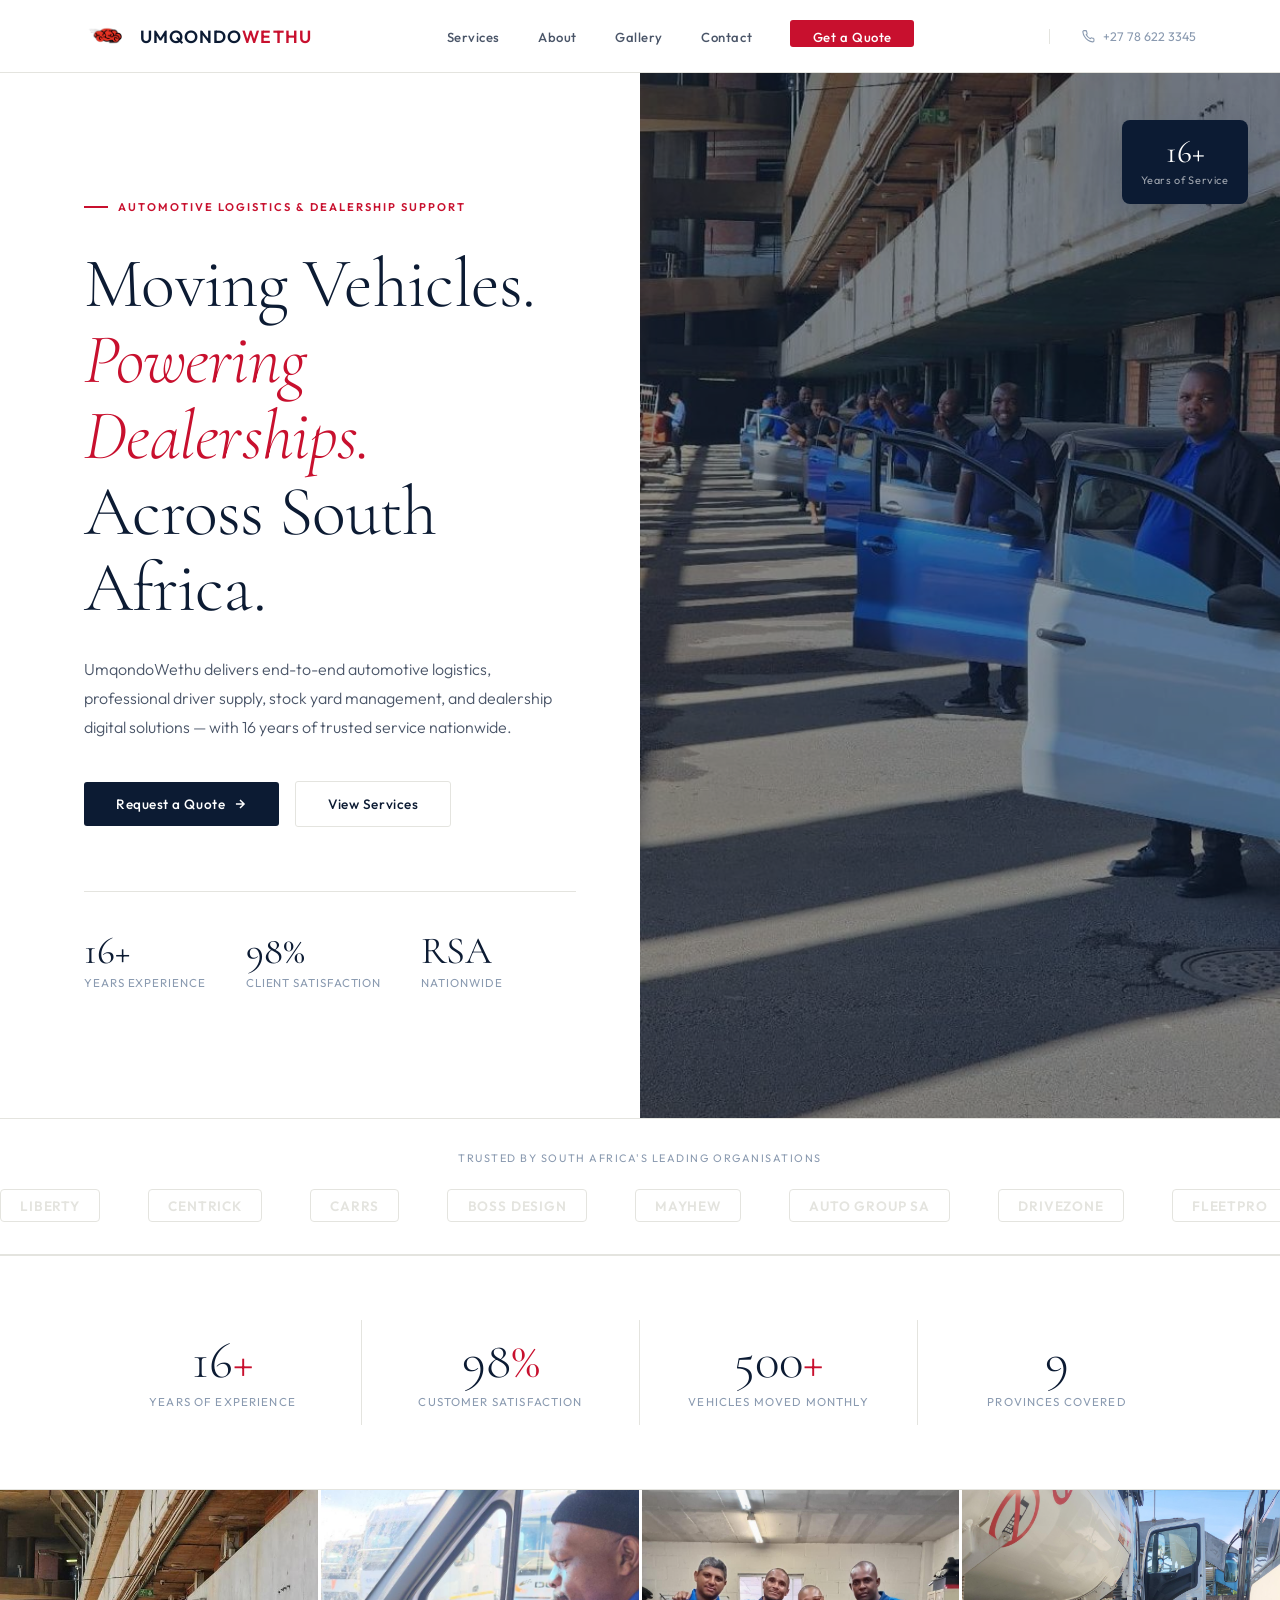
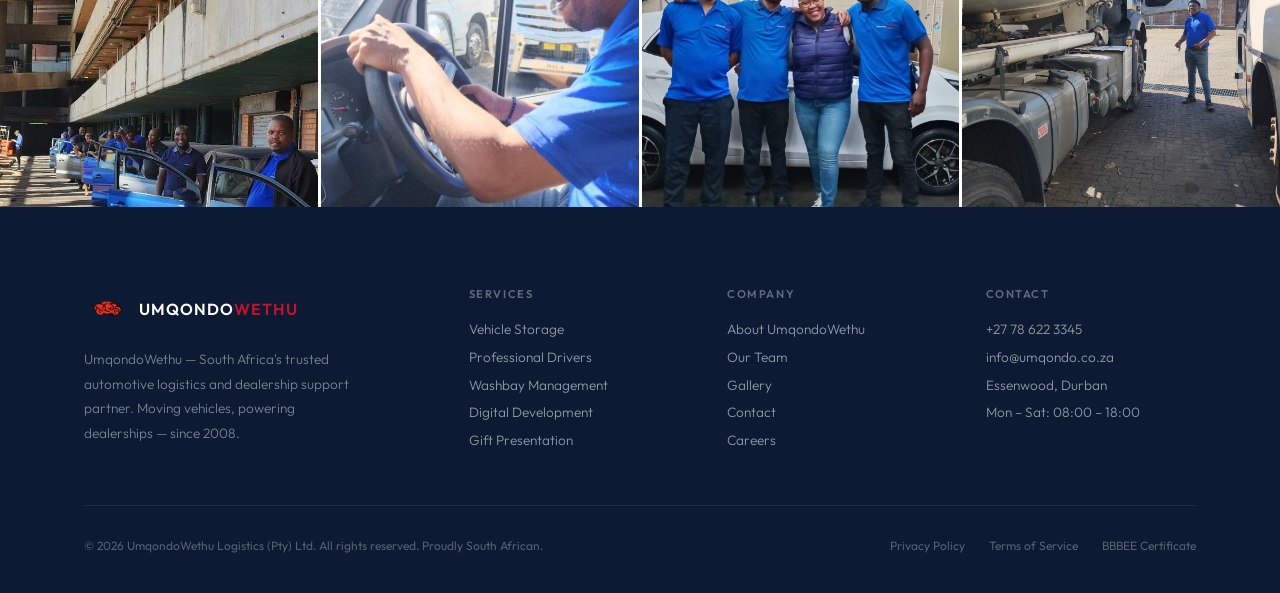
<file: index.html>
<!DOCTYPE html>
<html lang="en">
<head>
  <meta charset="UTF-8">
  <meta name="viewport" content="width=device-width, initial-scale=1.0">
  <title>UmqondoWethu — Automotive Logistics &amp; Dealership Support</title>
  <link rel="preconnect" href="https://fonts.googleapis.com">
  <link href="https://fonts.googleapis.com/css2?family=Cormorant+Garamond:ital,wght@0,300;0,400;0,500;0,600;1,300;1,400&family=Outfit:wght@300;400;500;600&display=swap" rel="stylesheet">
  <link rel="stylesheet" href="site/css/style.css">
</head>
<body>

<!-- MOBILE MENU -->
<div class="mobile-menu" id="mobileMenu">
  <button class="mobile-menu__close" id="mobileClose">✕</button>
  <a href="site/services/index.html" data-page="services">Services</a>
  <a href="site/about/index.html" data-page="about">About</a>
  <a href="site/gallery/index.html" data-page="gallery">Gallery</a>
  <a href="site/contact/index.html" data-page="contact">Contact</a>
</div>

<!-- NAV -->
<nav class="nav" id="mainNav">
  <div class="container">
    <div class="nav__inner">
      <a href="index.html" class="nav__logo">
        <img src="site/logo1-nobg.png" class="nav__logo-img" alt="Umqondo">
        <span>UMQONDO<span style="color:var(--red)">WETHU</span></span>
      </a>
      <ul class="nav__links">
        <li><a href="site/services/index.html" data-page="services">Services</a></li>
        <li><a href="site/about/index.html" data-page="about">About</a></li>
        <li><a href="site/gallery/index.html" data-page="gallery">Gallery</a></li>
        <li><a href="site/contact/index.html" data-page="contact">Contact</a></li>
        <li><a href="site/contact/index.html" class="nav__cta">Get a Quote</a></li>
      </ul>
      <div class="nav__phone">
        <svg width="13" height="13" viewBox="0 0 24 24" fill="none" stroke="currentColor" stroke-width="2"><path d="M22 16.92v3a2 2 0 0 1-2.18 2 19.79 19.79 0 0 1-8.63-3.07A19.5 19.5 0 0 1 4.69 12 19.79 19.79 0 0 1 1.61 3.4 2 2 0 0 1 3.6 1.22h3a2 2 0 0 1 2 1.72c.127.96.361 1.903.7 2.81a2 2 0 0 1-.45 2.11L7.91 8.7A16 16 0 0 0 15.3 16l.86-.86a2 2 0 0 1 2.11-.45c.907.339 1.85.573 2.81.7A2 2 0 0 1 22 16.92z"/></svg>
        +27 78 622 3345
      </div>
      <button class="hamburger" id="hamburger">
        <span></span><span></span><span></span>
      </button>
    </div>
  </div>
</nav>

<!-- HERO -->
<section class="hero" id="top">
  <div class="hero__left">
    <div class="hero__eyebrow">Automotive Logistics &amp; Dealership Support</div>
    <h1 class="hero__h1">
      Moving Vehicles.<br>
      <em>Powering Dealerships.</em><br>
      Across South Africa.
    </h1>
    <p class="hero__sub">
      UmqondoWethu delivers end-to-end automotive logistics, professional driver supply, stock yard management, and dealership digital solutions — with 16 years of trusted service nationwide.
    </p>
    <div class="hero__actions">
      <a href="site/contact/index.html" class="btn btn--primary">
        Request a Quote
        <svg width="14" height="14" viewBox="0 0 24 24" fill="none" stroke="currentColor" stroke-width="2.5"><path d="M5 12h14M12 5l7 7-7 7"/></svg>
      </a>
      <a href="site/services/index.html" class="btn btn--ghost">View Services</a>
    </div>
    <div class="hero__stats">
      <div>
        <div class="hero__stat-num">16+</div>
        <div class="hero__stat-label">Years Experience</div>
      </div>
      <div>
        <div class="hero__stat-num">98%</div>
        <div class="hero__stat-label">Client Satisfaction</div>
      </div>
      <div>
        <div class="hero__stat-num">RSA</div>
        <div class="hero__stat-label">Nationwide</div>
      </div>
    </div>
  </div>

  <div class="hero__right">
    <div class="hero__badge">
      <strong>16+</strong>
      <span>Years of Service</span>
    </div>
    <video class="hero__video" autoplay muted loop playsinline poster="site/Home.jpeg">
      <source src="site/video/video1.mp4" type="video/mp4">
    </video>
    <div class="hero__video-overlay"></div>
  </div>
</section>

<!-- CLIENTS BAR -->
<div class="clients">
  <div class="clients__label">Trusted by South Africa's leading organisations</div>
  <div style="overflow:hidden">
    <div class="clients__track">
      <div class="clients__item">Liberty</div>
      <div class="clients__item">Centrick</div>
      <div class="clients__item">Carrs</div>
      <div class="clients__item">Boss Design</div>
      <div class="clients__item">Mayhew</div>
      <div class="clients__item">Auto Group SA</div>
      <div class="clients__item">DriveZone</div>
      <div class="clients__item">FleetPro</div>
      <div class="clients__item">Liberty</div>
      <div class="clients__item">Centrick</div>
      <div class="clients__item">Carrs</div>
      <div class="clients__item">Boss Design</div>
      <div class="clients__item">Mayhew</div>
      <div class="clients__item">Auto Group SA</div>
      <div class="clients__item">DriveZone</div>
      <div class="clients__item">FleetPro</div>
    </div>
  </div>
</div>

<!-- STATS BAND -->
<div class="stats-band">
  <div class="container">
    <div class="stats-band__grid">
      <div class="stats-band__item reveal">
        <div class="stats-band__num">16<span>+</span></div>
        <div class="stats-band__label">Years of Experience</div>
      </div>
      <div class="stats-band__item reveal delay-1">
        <div class="stats-band__num">98<span>%</span></div>
        <div class="stats-band__label">Customer Satisfaction</div>
      </div>
      <div class="stats-band__item reveal delay-2">
        <div class="stats-band__num">500<span>+</span></div>
        <div class="stats-band__label">Vehicles Moved Monthly</div>
      </div>
      <div class="stats-band__item reveal delay-3">
        <div class="stats-band__num">9</div>
        <div class="stats-band__label">Provinces Covered</div>
      </div>
    </div>
  </div>
</div>

<!-- HOME IMAGES -->
<div class="home-images reveal">
  <div class="home-images__item">
    <img src="images/home.jpeg" alt="UmqondoWethu operations">
  </div>
  <div class="home-images__item">
    <img src="images/home2.JPG" alt="UmqondoWethu fleet">
  </div>
  <div class="home-images__item">
    <img src="images/home3.JPG" alt="UmqondoWethu logistics">
  </div>
  <div class="home-images__item">
    <img src="images/home4.JPG" alt="UmqondoWethu dealership">
  </div>
</div>


<!-- FOOTER -->
<footer class="footer">
  <div class="container">
    <div class="footer__top">
      <div>
        <div class="footer__logo">
          <img src="site/logo1-nobg.png" class="nav__logo-img" alt="Umqondo">
          <span>UMQONDO<span style="color:var(--red)">WETHU</span></span>
        </div>
        <p class="footer__brand-tagline">UmqondoWethu — South Africa's trusted automotive logistics and dealership support partner. Moving vehicles, powering dealerships — since 2008.</p>
      </div>
      <div>
        <div class="footer__col-h">Services</div>
        <div class="footer__col-links">
          <a href="site/services/index.html">Vehicle Storage</a>
          <a href="site/services/index.html">Professional Drivers</a>
          <a href="site/services/index.html">Washbay Management</a>
          <a href="site/services/index.html">Digital Development</a>
          <a href="site/services/index.html">Gift Presentation</a>
        </div>
      </div>
      <div>
        <div class="footer__col-h">Company</div>
        <div class="footer__col-links">
          <a href="site/about/index.html" data-page="about">About UmqondoWethu</a>
          <a href="site/about/index.html#team">Our Team</a>
          <a href="site/gallery/index.html">Gallery</a>
          <a href="site/contact/index.html" data-page="contact">Contact</a>
          <a href="site/contact/index.html">Careers</a>
        </div>
      </div>
      <div>
        <div class="footer__col-h">Contact</div>
        <div class="footer__col-links">
          <a href="tel:+27786223345">+27 78 622 3345</a>
          <a href="mailto:info@umqondo.co.za">info@umqondo.co.za</a>
          <a href="#">Essenwood, Durban</a>
          <a href="#">Mon – Sat: 08:00 – 18:00</a>
        </div>
      </div>
    </div>
    <div class="footer__bottom">
      <span>© 2026 UmqondoWethu Logistics (Pty) Ltd. All rights reserved. Proudly South African.</span>
      <div class="footer__bottom-links">
        <a href="#">Privacy Policy</a>
        <a href="#">Terms of Service</a>
        <a href="#">BBBEE Certificate</a>
      </div>
    </div>
  </div>
</footer>

<script src="site/js/main.js"></script>
</body>
</html>
</file>
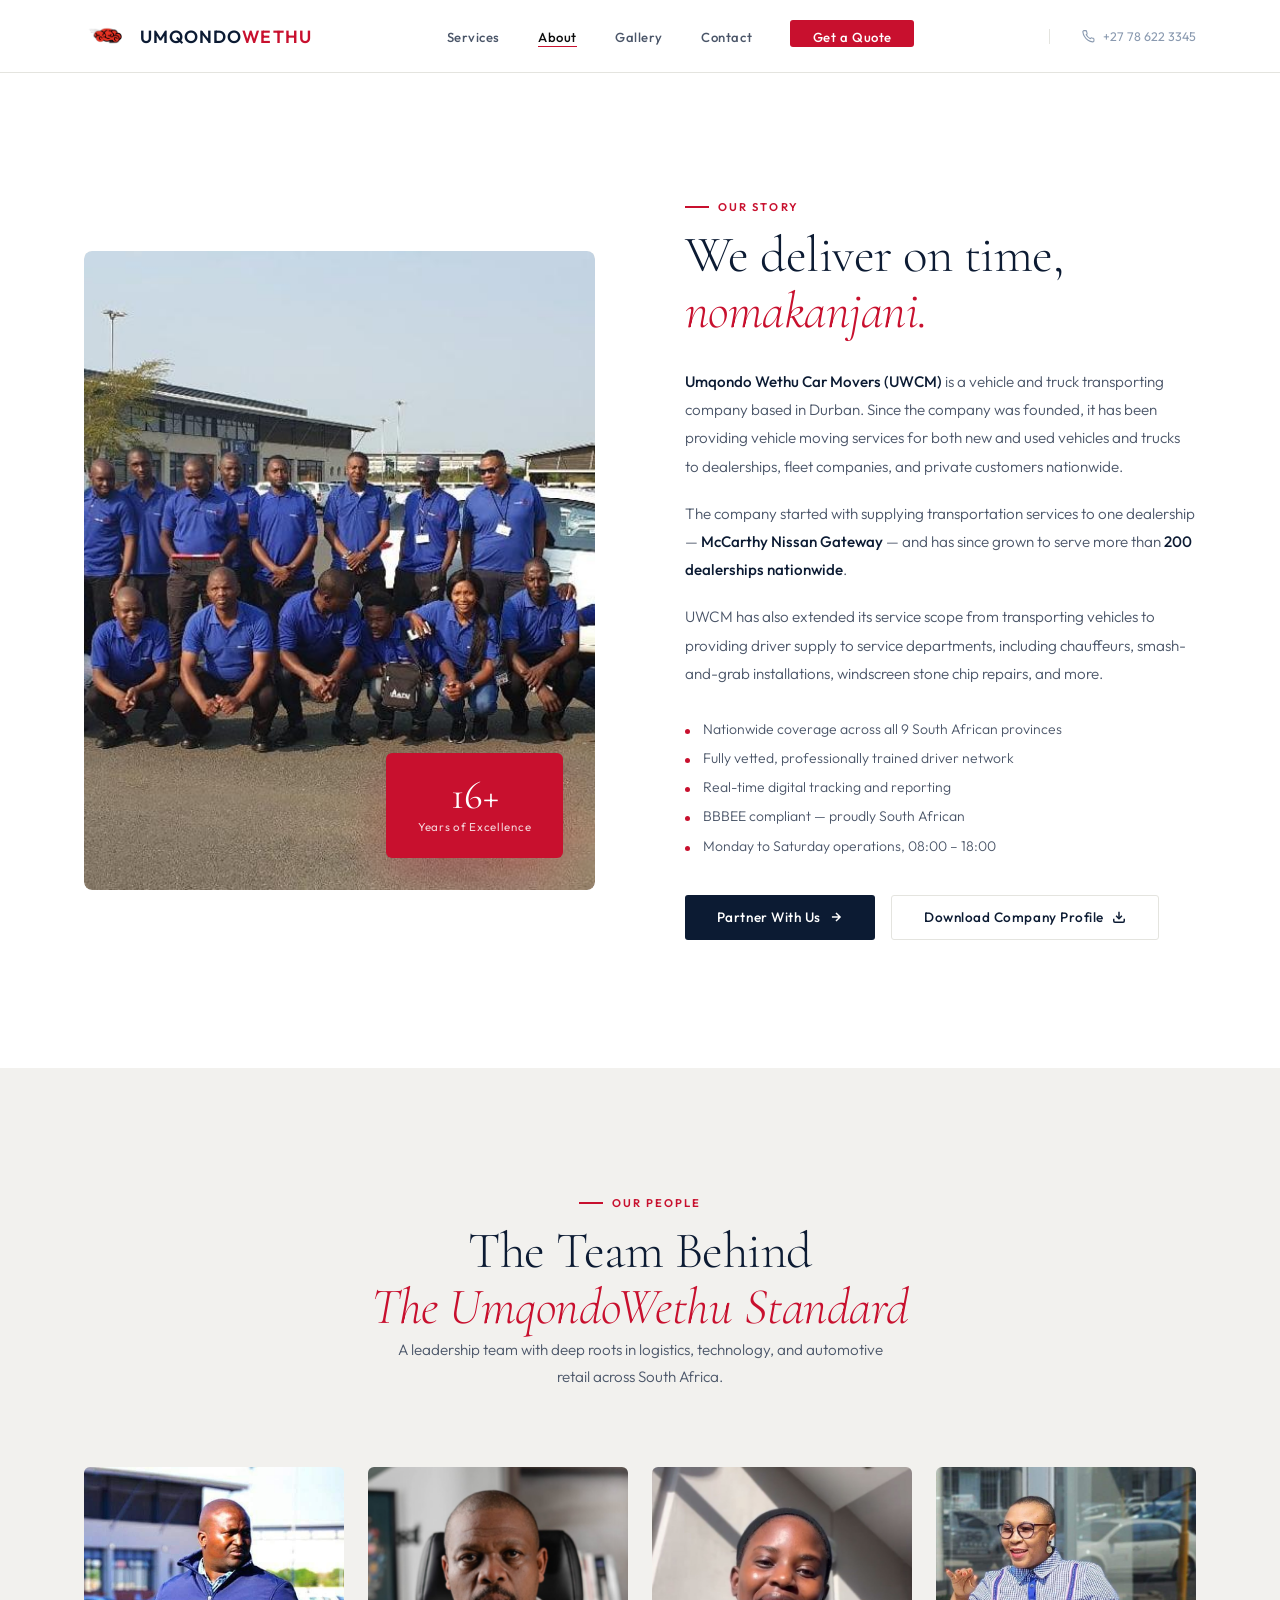
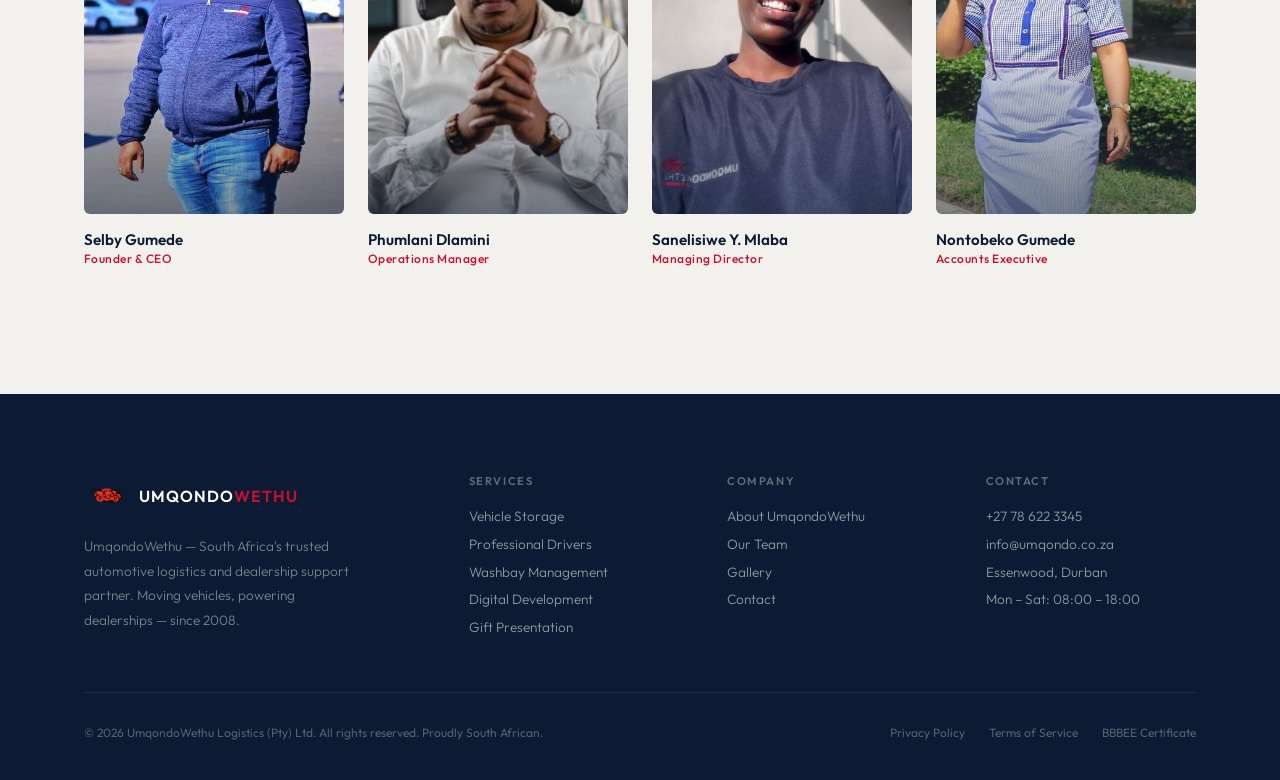
<file: site/about/index.html>
<!DOCTYPE html>
<html lang="en">
<head>
  <meta charset="UTF-8">
  <meta name="viewport" content="width=device-width, initial-scale=1.0">
  <title>About Us — UmqondoWethu Automotive Logistics</title>
  <link rel="preconnect" href="https://fonts.googleapis.com">
  <link href="https://fonts.googleapis.com/css2?family=Cormorant+Garamond:ital,wght@0,300;0,400;0,500;0,600;1,300;1,400&family=Outfit:wght@300;400;500;600&display=swap" rel="stylesheet">
  <link rel="stylesheet" href="css/style.css">
</head>
<body data-page="about">

<!-- MOBILE MENU -->
<div class="mobile-menu" id="mobileMenu">
  <button class="mobile-menu__close" id="mobileClose">✕</button>
  <a href="../services/index.html" data-page="services">Services</a>
  <a href="index.html" data-page="about">About</a>
  <a href="../gallery/index.html" data-page="gallery">Gallery</a>
  <a href="../contact/index.html" data-page="contact">Contact</a>
</div>

<!-- NAV -->
<nav class="nav" id="mainNav">
  <div class="container">
    <div class="nav__inner">
      <a href="../../index.html" class="nav__logo">
        <img src="../logo1-nobg.png" class="nav__logo-img" alt="Umqondo">
        <span>UMQONDO<span style="color:var(--red)">WETHU</span></span>
      </a>
      <ul class="nav__links">
        <li><a href="../services/index.html" data-page="services">Services</a></li>
        <li><a href="index.html" data-page="about">About</a></li>
        <li><a href="../gallery/index.html" data-page="gallery">Gallery</a></li>
        <li><a href="../contact/index.html" data-page="contact">Contact</a></li>
        <li><a href="../contact/index.html" class="nav__cta">Get a Quote</a></li>
      </ul>
      <div class="nav__phone">
        <svg width="13" height="13" viewBox="0 0 24 24" fill="none" stroke="currentColor" stroke-width="2"><path d="M22 16.92v3a2 2 0 0 1-2.18 2 19.79 19.79 0 0 1-8.63-3.07A19.5 19.5 0 0 1 4.69 12 19.79 19.79 0 0 1 1.61 3.4 2 2 0 0 1 3.6 1.22h3a2 2 0 0 1 2 1.72c.127.96.361 1.903.7 2.81a2 2 0 0 1-.45 2.11L7.91 8.7A16 16 0 0 0 15.3 16l.86-.86a2 2 0 0 1 2.11-.45c.907.339 1.85.573 2.81.7A2 2 0 0 1 22 16.92z"/></svg>
        +27 78 622 3345
      </div>
      <button class="hamburger" id="hamburger">
        <span></span><span></span><span></span>
      </button>
    </div>
  </div>
</nav>

<!-- ABOUT -->
<section class="section section--page-top">
  <div class="container">
    <div class="about__layout">
      <div class="about__img reveal">
        <img src="../team.jpeg" alt="Umqondo team" class="about__real-img">
        <div class="about__badge">
          <strong>16+</strong>
          <span>Years of Excellence</span>
        </div>
      </div>
      <div class="reveal delay-2">
        <div class="label">Our Story</div>
        <h2 class="section__h2" style="margin-top:.8rem">
          We deliver on time,<br><em>nomakanjani.</em>
        </h2>
        <div class="about__text" style="margin-top:1.8rem">
          <p><strong>Umqondo Wethu Car Movers (UWCM)</strong> is a vehicle and truck transporting company based in Durban. Since the company was founded, it has been providing vehicle moving services for both new and used vehicles and trucks to dealerships, fleet companies, and private customers nationwide.</p>
          <p>The company started with supplying transportation services to one dealership — <strong>McCarthy Nissan Gateway</strong> — and has since grown to serve more than <strong>200 dealerships nationwide</strong>.</p>
          <p>UWCM has also extended its service scope from transporting vehicles to providing driver supply to service departments, including chauffeurs, smash-and-grab installations, windscreen stone chip repairs, and more.</p>
        </div>
        <div class="about__values">
          <div class="about__value">Nationwide coverage across all 9 South African provinces</div>
          <div class="about__value">Fully vetted, professionally trained driver network</div>
          <div class="about__value">Real-time digital tracking and reporting</div>
          <div class="about__value">BBBEE compliant — proudly South African</div>
          <div class="about__value">Monday to Saturday operations, 08:00 – 18:00</div>
        </div>
        <div style="display:flex;gap:1rem;flex-wrap:wrap;margin-top:2.5rem">
          <a href="../contact/index.html" class="btn btn--primary">
            Partner With Us
            <svg width="14" height="14" viewBox="0 0 24 24" fill="none" stroke="currentColor" stroke-width="2.5"><path d="M5 12h14M12 5l7 7-7 7"/></svg>
          </a>
          <a href="docs/company-profile.pdf" download class="btn btn--ghost">
            Download Company Profile
            <svg width="14" height="14" viewBox="0 0 24 24" fill="none" stroke="currentColor" stroke-width="2.5"><path d="M21 15v4a2 2 0 0 1-2 2H5a2 2 0 0 1-2-2v-4"/><polyline points="7 10 12 15 17 10"/><line x1="12" y1="15" x2="12" y2="3"/></svg>
          </a>
        </div>
      </div>
    </div>
  </div>
</section>

<!-- TEAM -->
<section class="section section--mist">
  <div class="container">
    <div class="section__header section__header--center reveal">
      <div class="label" style="justify-content:center">Our People</div>
      <h2 class="section__h2">The Team Behind<br><em>The UmqondoWethu Standard</em></h2>
      <p class="section__sub" style="margin:0 auto">A leadership team with deep roots in logistics, technology, and automotive retail across South Africa.</p>
    </div>
    <div class="team__grid">

      <div class="team-card reveal delay-1">
        <div class="team-card__img">
          <img src="../CEO.jpeg" alt="Selby Gumede" class="team-card__real-img">
          <div class="team-card__overlay"></div>
        </div>
        <div class="team-card__name">Selby Gumede</div>
        <div class="team-card__role">Founder &amp; CEO</div>
      </div>

      <div class="team-card reveal delay-2">
        <div class="team-card__img">
          <img src="images/Phumlani Dlamini.png" alt="Phumlani Dlamini" class="team-card__real-img">
          <div class="team-card__overlay"></div>
        </div>
        <div class="team-card__name">Phumlani Dlamini</div>
        <div class="team-card__role">Operations Manager</div>
      </div>

      <div class="team-card reveal delay-3">
        <div class="team-card__img">
          <img src="images/Sanelisiwe Y. Mlaba.JPG" alt="Sanelisiwe Y. Mlaba" class="team-card__real-img">
          <div class="team-card__overlay"></div>
        </div>
        <div class="team-card__name">Sanelisiwe Y. Mlaba</div>
        <div class="team-card__role">Managing Director</div>
      </div>

      <div class="team-card reveal delay-4">
        <div class="team-card__img">
          <img src="images/Nontobeko Gumede.JPG" alt="Nontobeko Gumede" class="team-card__real-img">
          <div class="team-card__overlay"></div>
        </div>
        <div class="team-card__name">Nontobeko Gumede</div>
        <div class="team-card__role">Accounts Executive</div>
      </div>

    </div>
  </div>
</section>

<!-- FOOTER -->
<footer class="footer">
  <div class="container">
    <div class="footer__top">
      <div>
        <div class="footer__logo">
          <img src="../logo1-nobg.png" class="nav__logo-img" alt="Umqondo">
          <span>UMQONDO<span style="color:var(--red)">WETHU</span></span>
        </div>
        <p class="footer__brand-tagline">UmqondoWethu — South Africa's trusted automotive logistics and dealership support partner. Moving vehicles, powering dealerships — since 2008.</p>
      </div>
      <div>
        <div class="footer__col-h">Services</div>
        <div class="footer__col-links">
          <a href="../services/index.html">Vehicle Storage</a>
          <a href="../services/index.html">Professional Drivers</a>
          <a href="../services/index.html">Washbay Management</a>
          <a href="../services/index.html">Digital Development</a>
          <a href="../services/index.html">Gift Presentation</a>
        </div>
      </div>
      <div>
        <div class="footer__col-h">Company</div>
        <div class="footer__col-links">
          <a href="index.html" data-page="about">About UmqondoWethu</a>
          <a href="../about/index.html#team">Our Team</a>
          <a href="../gallery/index.html" data-page="gallery">Gallery</a>
          <a href="../contact/index.html" data-page="contact">Contact</a>
        </div>
      </div>
      <div>
        <div class="footer__col-h">Contact</div>
        <div class="footer__col-links">
          <a href="tel:+27786223345">+27 78 622 3345</a>
          <a href="mailto:info@umqondo.co.za">info@umqondo.co.za</a>
          <a href="#">Essenwood, Durban</a>
          <a href="#">Mon – Sat: 08:00 – 18:00</a>
        </div>
      </div>
    </div>
    <div class="footer__bottom">
      <span>© 2026 UmqondoWethu Logistics (Pty) Ltd. All rights reserved. Proudly South African.</span>
      <div class="footer__bottom-links">
        <a href="#">Privacy Policy</a>
        <a href="#">Terms of Service</a>
        <a href="#">BBBEE Certificate</a>
      </div>
    </div>
  </div>
</footer>

<script src="../js/main.js"></script>
</body>
</html>
</file>
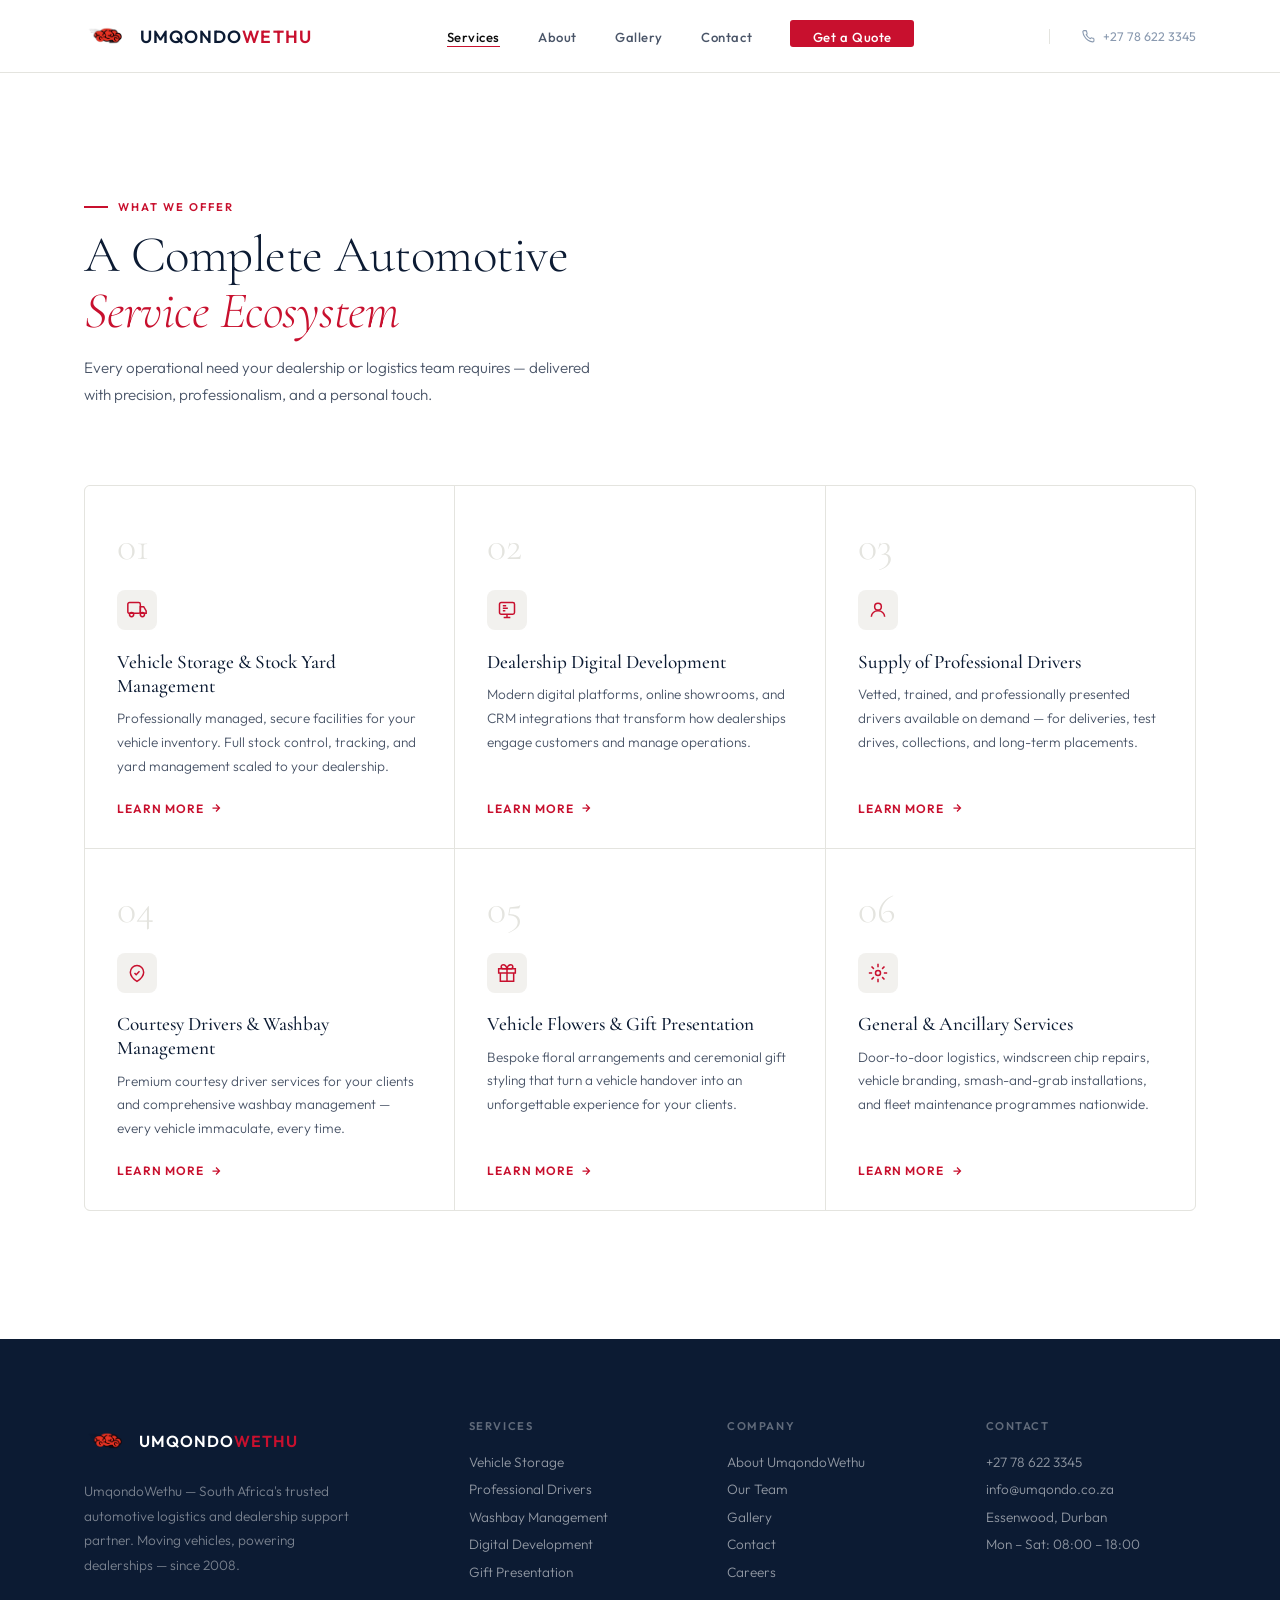
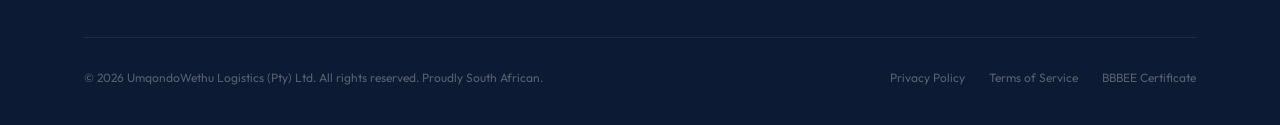
<file: site/services/index.html>
<!DOCTYPE html>
<html lang="en">
<head>
  <meta charset="UTF-8">
  <meta name="viewport" content="width=device-width, initial-scale=1.0">
  <title>Services — UmqondoWethu Automotive Logistics</title>
  <link rel="preconnect" href="https://fonts.googleapis.com">
  <link href="https://fonts.googleapis.com/css2?family=Cormorant+Garamond:ital,wght@0,300;0,400;0,500;0,600;1,300;1,400&family=Outfit:wght@300;400;500;600&display=swap" rel="stylesheet">
  <link rel="stylesheet" href="css/style.css">
</head>
<body data-page="services">

<!-- MOBILE MENU -->
<div class="mobile-menu" id="mobileMenu">
  <button class="mobile-menu__close" id="mobileClose">✕</button>
  <a href="index.html" data-page="services">Services</a>
  <a href="../about/index.html" data-page="about">About</a>
  <a href="../gallery/index.html" data-page="gallery">Gallery</a>
  <a href="../contact/index.html" data-page="contact">Contact</a>
</div>

<!-- NAV -->
<nav class="nav" id="mainNav">
  <div class="container">
    <div class="nav__inner">
      <a href="../../index.html" class="nav__logo">
        <img src="../logo1-nobg.png" class="nav__logo-img" alt="Umqondo">
        <span>UMQONDO<span style="color:var(--red)">WETHU</span></span>
      </a>
      <ul class="nav__links">
        <li><a href="index.html" data-page="services">Services</a></li>
        <li><a href="../about/index.html" data-page="about">About</a></li>
        <li><a href="../gallery/index.html" data-page="gallery">Gallery</a></li>
        <li><a href="../contact/index.html" data-page="contact">Contact</a></li>
        <li><a href="../contact/index.html" class="nav__cta">Get a Quote</a></li>
      </ul>
      <div class="nav__phone">
        <svg width="13" height="13" viewBox="0 0 24 24" fill="none" stroke="currentColor" stroke-width="2"><path d="M22 16.92v3a2 2 0 0 1-2.18 2 19.79 19.79 0 0 1-8.63-3.07A19.5 19.5 0 0 1 4.69 12 19.79 19.79 0 0 1 1.61 3.4 2 2 0 0 1 3.6 1.22h3a2 2 0 0 1 2 1.72c.127.96.361 1.903.7 2.81a2 2 0 0 1-.45 2.11L7.91 8.7A16 16 0 0 0 15.3 16l.86-.86a2 2 0 0 1 2.11-.45c.907.339 1.85.573 2.81.7A2 2 0 0 1 22 16.92z"/></svg>
        +27 78 622 3345
      </div>
      <button class="hamburger" id="hamburger">
        <span></span><span></span><span></span>
      </button>
    </div>
  </div>
</nav>

<!-- SERVICES -->
<section class="section section--page-top">
  <div class="container">
    <div class="section__header reveal">
      <div class="label">What We Offer</div>
      <h2 class="section__h2">A Complete Automotive<br><em>Service Ecosystem</em></h2>
      <p class="section__sub">Every operational need your dealership or logistics team requires — delivered with precision, professionalism, and a personal touch.</p>
    </div>
    <div class="services__grid reveal delay-1">

      <div class="service-card">
        <div class="service-card__num">01</div>
        <div class="service-card__icon">
          <svg width="20" height="20" viewBox="0 0 24 24" fill="none" stroke="#C8102E" stroke-width="1.8"><rect x="1" y="3" width="15" height="13" rx="2"/><path d="M16 8h4l3 5v3h-7V8z"/><circle cx="5.5" cy="17.5" r="2.5"/><circle cx="18.5" cy="17.5" r="2.5"/></svg>
        </div>
        <h3 class="service-card__h3">Vehicle Storage &amp; Stock Yard Management</h3>
        <p class="service-card__p">Professionally managed, secure facilities for your vehicle inventory. Full stock control, tracking, and yard management scaled to your dealership.</p>
        <div class="service-card__link">Learn more <svg width="12" height="12" viewBox="0 0 24 24" fill="none" stroke="currentColor" stroke-width="2.5"><path d="M5 12h14M12 5l7 7-7 7"/></svg></div>
      </div>

      <div class="service-card">
        <div class="service-card__num">02</div>
        <div class="service-card__icon">
          <svg width="20" height="20" viewBox="0 0 24 24" fill="none" stroke="#C8102E" stroke-width="1.8"><rect x="3" y="3" width="18" height="14" rx="2"/><path d="M8 21h8M12 17v4"/><path d="M7 7h4M7 10h6M7 13h3"/></svg>
        </div>
        <h3 class="service-card__h3">Dealership Digital Development</h3>
        <p class="service-card__p">Modern digital platforms, online showrooms, and CRM integrations that transform how dealerships engage customers and manage operations.</p>
        <div class="service-card__link">Learn more <svg width="12" height="12" viewBox="0 0 24 24" fill="none" stroke="currentColor" stroke-width="2.5"><path d="M5 12h14M12 5l7 7-7 7"/></svg></div>
      </div>

      <div class="service-card">
        <div class="service-card__num">03</div>
        <div class="service-card__icon">
          <svg width="20" height="20" viewBox="0 0 24 24" fill="none" stroke="#C8102E" stroke-width="1.8"><circle cx="12" cy="8" r="4"/><path d="M4 20c0-4 3.6-7 8-7s8 3 8 7"/></svg>
        </div>
        <h3 class="service-card__h3">Supply of Professional Drivers</h3>
        <p class="service-card__p">Vetted, trained, and professionally presented drivers available on demand — for deliveries, test drives, collections, and long-term placements.</p>
        <div class="service-card__link">Learn more <svg width="12" height="12" viewBox="0 0 24 24" fill="none" stroke="currentColor" stroke-width="2.5"><path d="M5 12h14M12 5l7 7-7 7"/></svg></div>
      </div>

      <div class="service-card">
        <div class="service-card__num">04</div>
        <div class="service-card__icon">
          <svg width="20" height="20" viewBox="0 0 24 24" fill="none" stroke="#C8102E" stroke-width="1.8"><path d="M12 22c5.5-3.5 8-7 8-11a8 8 0 1 0-16 0c0 4 2.5 7.5 8 11z"/><path d="M9 12l2 2 4-4"/></svg>
        </div>
        <h3 class="service-card__h3">Courtesy Drivers &amp; Washbay Management</h3>
        <p class="service-card__p">Premium courtesy driver services for your clients and comprehensive washbay management — every vehicle immaculate, every time.</p>
        <div class="service-card__link">Learn more <svg width="12" height="12" viewBox="0 0 24 24" fill="none" stroke="currentColor" stroke-width="2.5"><path d="M5 12h14M12 5l7 7-7 7"/></svg></div>
      </div>

      <div class="service-card">
        <div class="service-card__num">05</div>
        <div class="service-card__icon">
          <svg width="20" height="20" viewBox="0 0 24 24" fill="none" stroke="#C8102E" stroke-width="1.8"><path d="M20 12V22H4V12"/><path d="M22 7H2v5h20V7z"/><path d="M12 22V7"/><path d="M12 7H7.5a2.5 2.5 0 0 1 0-5C11 2 12 7 12 7z"/><path d="M12 7h4.5a2.5 2.5 0 0 0 0-5C13 2 12 7 12 7z"/></svg>
        </div>
        <h3 class="service-card__h3">Vehicle Flowers &amp; Gift Presentation</h3>
        <p class="service-card__p">Bespoke floral arrangements and ceremonial gift styling that turn a vehicle handover into an unforgettable experience for your clients.</p>
        <div class="service-card__link">Learn more <svg width="12" height="12" viewBox="0 0 24 24" fill="none" stroke="currentColor" stroke-width="2.5"><path d="M5 12h14M12 5l7 7-7 7"/></svg></div>
      </div>

      <div class="service-card">
        <div class="service-card__num">06</div>
        <div class="service-card__icon">
          <svg width="20" height="20" viewBox="0 0 24 24" fill="none" stroke="#C8102E" stroke-width="1.8"><circle cx="12" cy="12" r="3"/><path d="M12 1v4M12 19v4M4.22 4.22l2.83 2.83M16.95 16.95l2.83 2.83M1 12h4M19 12h4M4.22 19.78l2.83-2.83M16.95 7.05l2.83-2.83"/></svg>
        </div>
        <h3 class="service-card__h3">General &amp; Ancillary Services</h3>
        <p class="service-card__p">Door-to-door logistics, windscreen chip repairs, vehicle branding, smash-and-grab installations, and fleet maintenance programmes nationwide.</p>
        <div class="service-card__link">Learn more <svg width="12" height="12" viewBox="0 0 24 24" fill="none" stroke="currentColor" stroke-width="2.5"><path d="M5 12h14M12 5l7 7-7 7"/></svg></div>
      </div>

    </div>
  </div>
</section>

<!-- FOOTER -->
<footer class="footer">
  <div class="container">
    <div class="footer__top">
      <div>
        <div class="footer__logo">
          <img src="../logo1-nobg.png" class="nav__logo-img" alt="Umqondo">
          <span>UMQONDO<span style="color:var(--red)">WETHU</span></span>
        </div>
        <p class="footer__brand-tagline">UmqondoWethu — South Africa's trusted automotive logistics and dealership support partner. Moving vehicles, powering dealerships — since 2008.</p>
      </div>
      <div>
        <div class="footer__col-h">Services</div>
        <div class="footer__col-links">
          <a href="../services/index.html">Vehicle Storage</a>
          <a href="../services/index.html">Professional Drivers</a>
          <a href="../services/index.html">Washbay Management</a>
          <a href="../services/index.html">Digital Development</a>
          <a href="../services/index.html">Gift Presentation</a>
        </div>
      </div>
      <div>
        <div class="footer__col-h">Company</div>
        <div class="footer__col-links">
          <a href="../about/index.html" data-page="about">About UmqondoWethu</a>
          <a href="../about/index.html#team">Our Team</a>
          <a href="../gallery/index.html">Gallery</a>
          <a href="../contact/index.html" data-page="contact">Contact</a>
          <a href="../contact/index.html">Careers</a>
        </div>
      </div>
      <div>
        <div class="footer__col-h">Contact</div>
        <div class="footer__col-links">
          <a href="tel:+27786223345">+27 78 622 3345</a>
          <a href="mailto:info@umqondo.co.za">info@umqondo.co.za</a>
          <a href="#">Essenwood, Durban</a>
          <a href="#">Mon – Sat: 08:00 – 18:00</a>
        </div>
      </div>
    </div>
    <div class="footer__bottom">
      <span>© 2026 UmqondoWethu Logistics (Pty) Ltd. All rights reserved. Proudly South African.</span>
      <div class="footer__bottom-links">
        <a href="#">Privacy Policy</a>
        <a href="#">Terms of Service</a>
        <a href="#">BBBEE Certificate</a>
      </div>
    </div>
  </div>
</footer>

<script src="../js/main.js"></script>
</body>
</html>
</file>
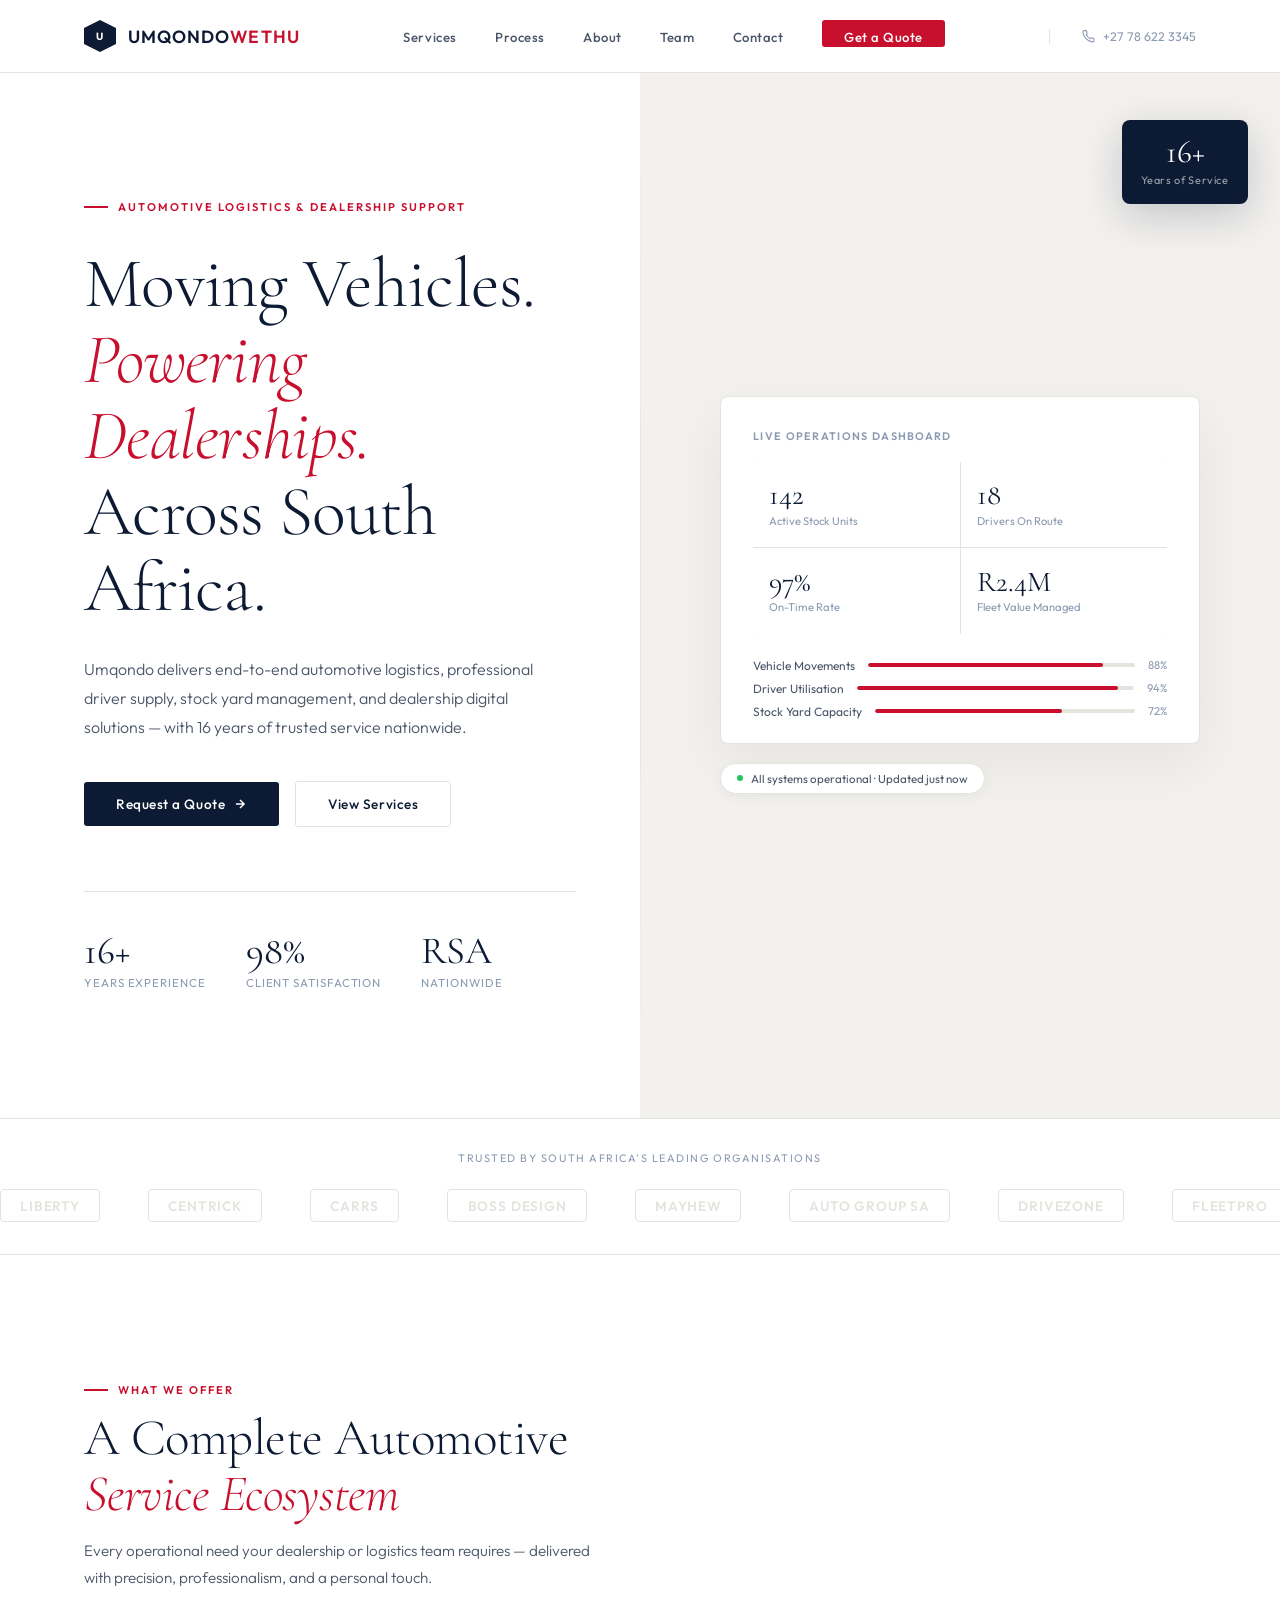
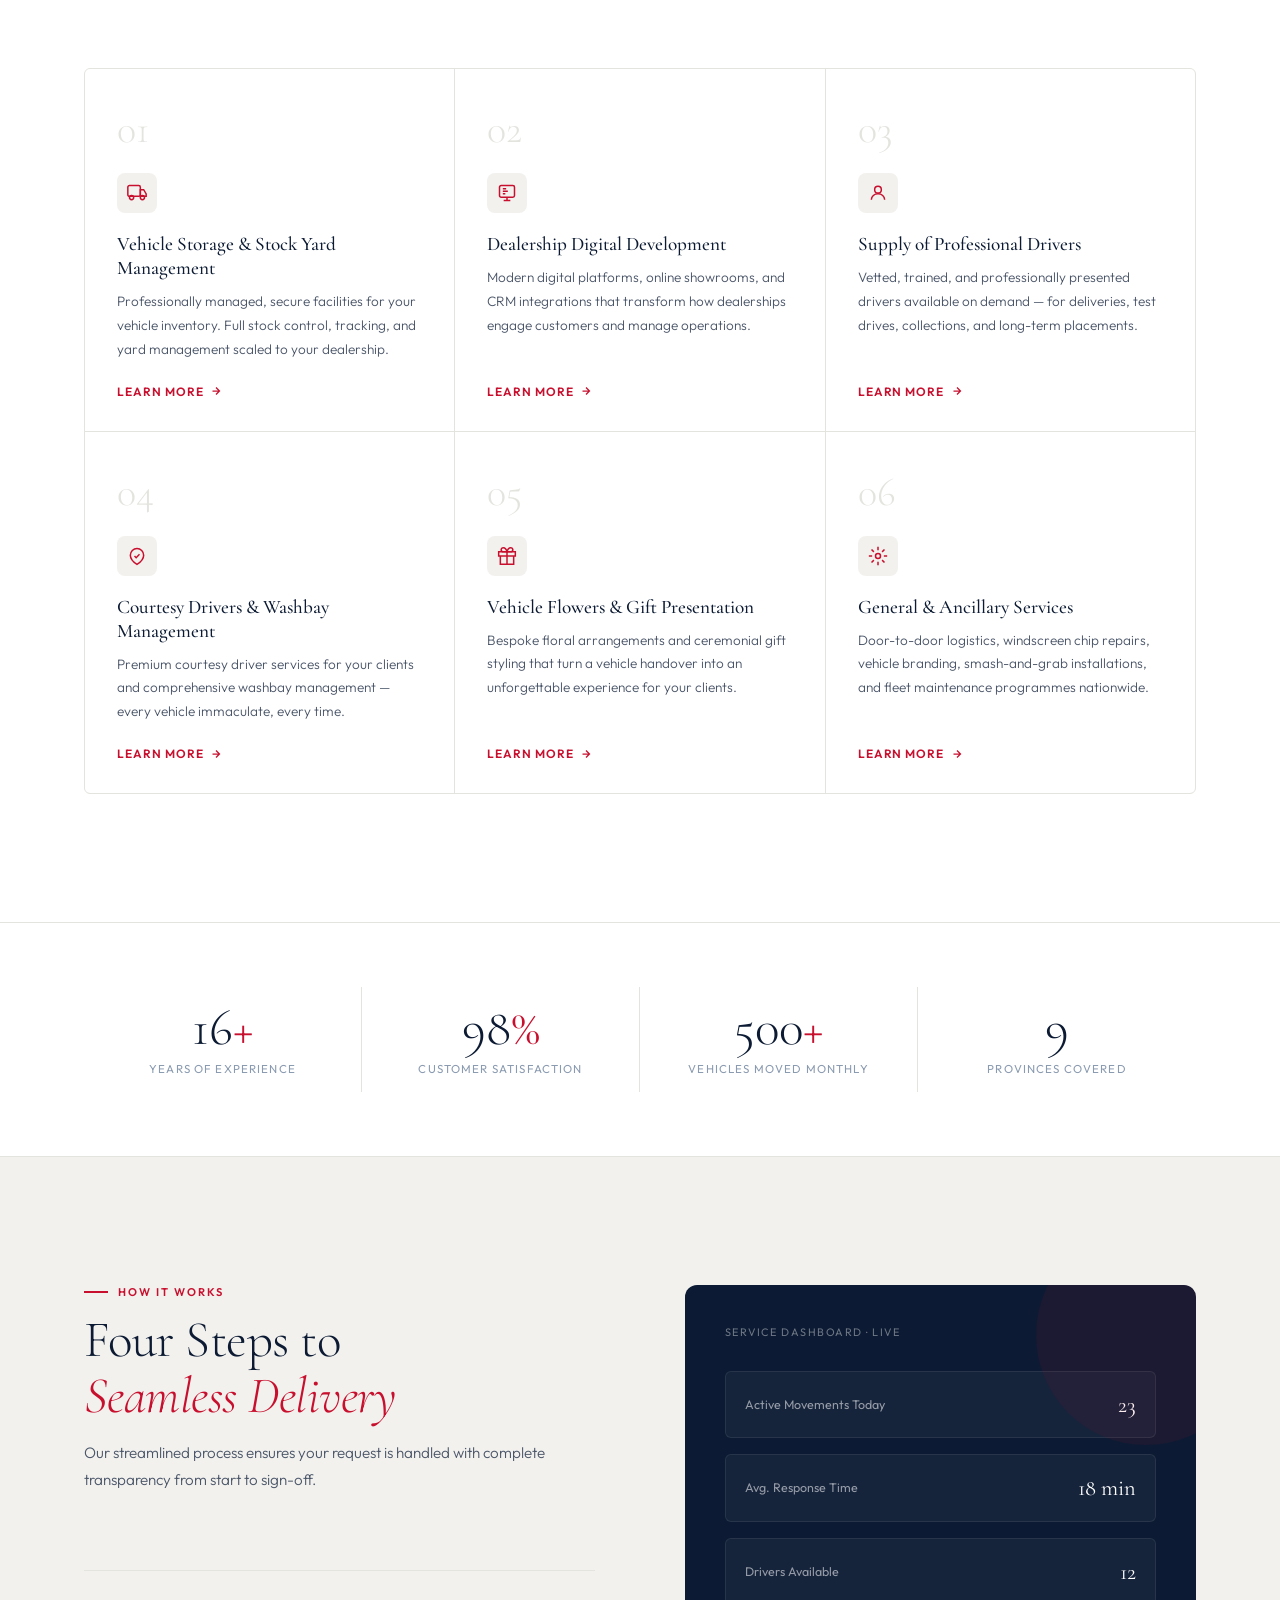
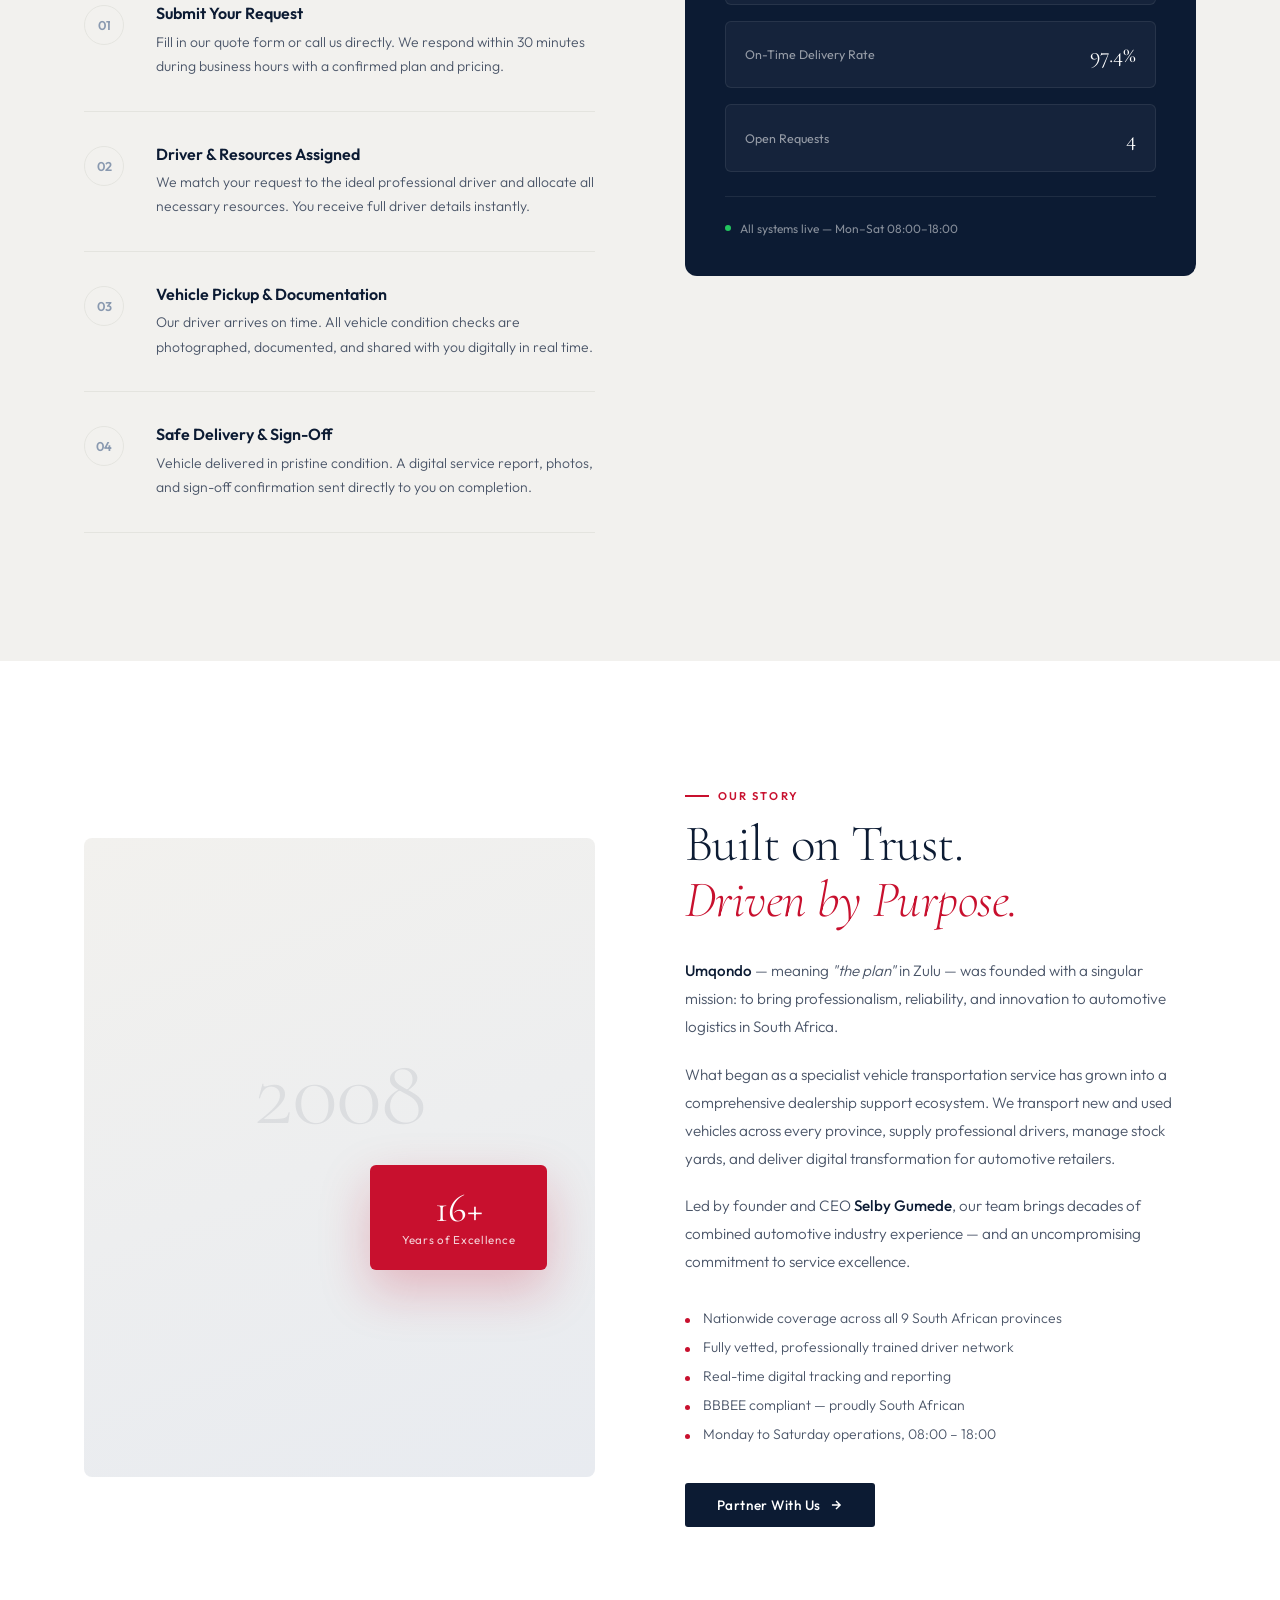
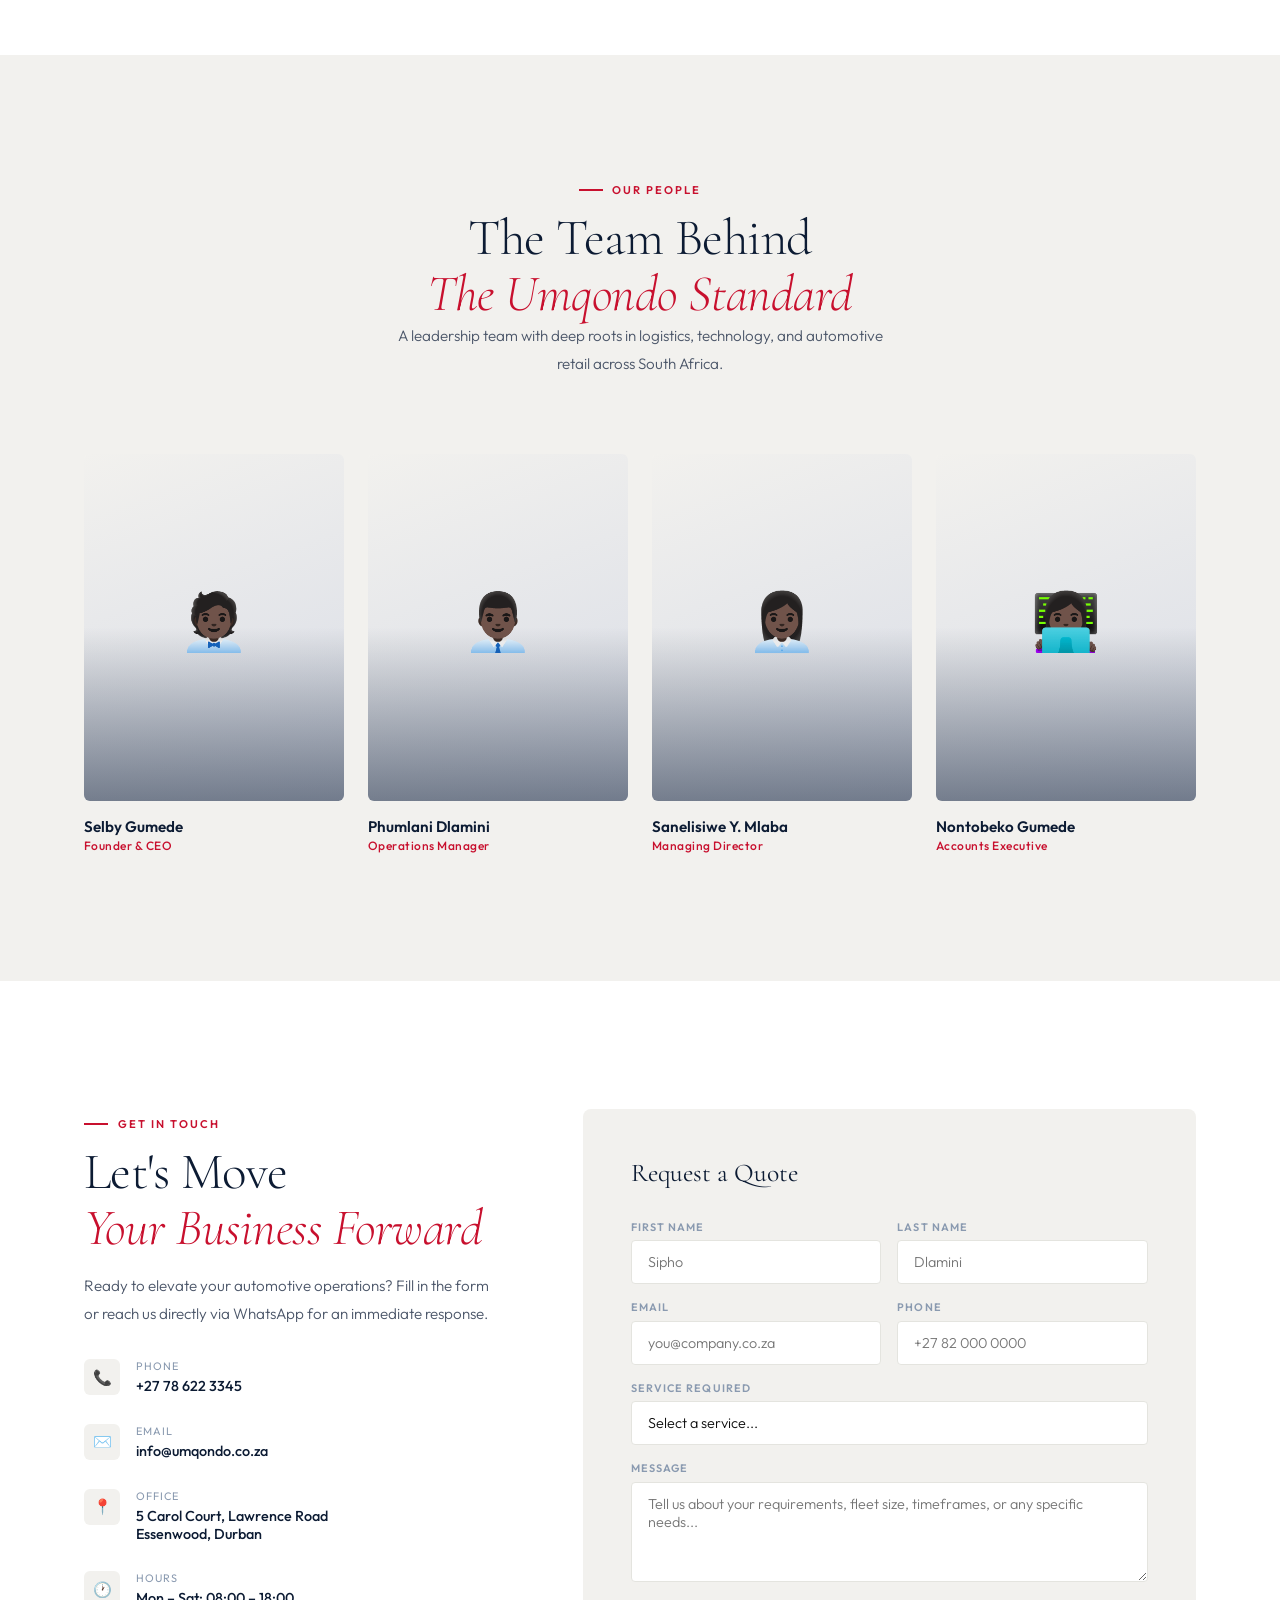
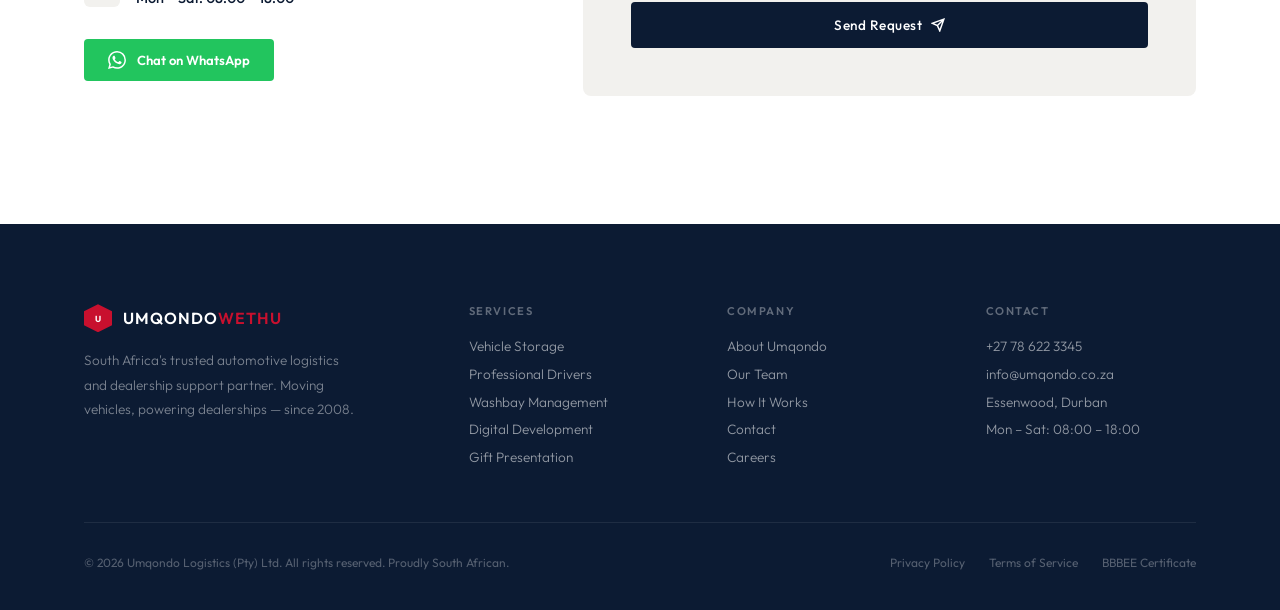
<file: site/umqondo-clean.html>
<!DOCTYPE html>
<html lang="en">
<head>
<meta charset="UTF-8">
<meta name="viewport" content="width=device-width, initial-scale=1.0">
<title>Umqondo — Automotive Logistics & Dealership Support</title>
<link rel="preconnect" href="https://fonts.googleapis.com">
<link href="https://fonts.googleapis.com/css2?family=Cormorant+Garamond:ital,wght@0,300;0,400;0,500;0,600;1,300;1,400&family=Outfit:wght@300;400;500;600&display=swap" rel="stylesheet">
<style>

/* ════════════════════════════════════
   TOKENS
════════════════════════════════════ */
:root {
  --white:    #FFFFFF;
  --snow:     #F8F8F6;
  --rule:     #E4E4DF;
  --mist:     #F2F1EE;
  --ink:      #0D0D0D;
  --navy:     #0C1B33;
  --steel:    #4A5568;
  --muted:    #8A9AB0;
  --red:      #C8102E;
  --red-soft: rgba(200,16,46,0.08);

  --serif: 'Cormorant Garamond', Georgia, serif;
  --sans:  'Outfit', sans-serif;

  --max: 1240px;
  --pad: clamp(1.5rem, 5vw, 5rem);
}

/* ════════════════════════════════════
   RESET
════════════════════════════════════ */
*, *::before, *::after { margin:0; padding:0; box-sizing:border-box; }
html { scroll-behavior:smooth; font-size:16px; }
body { font-family:var(--sans); background:var(--white); color:var(--ink); overflow-x:hidden; }
img  { display:block; max-width:100%; }
a    { text-decoration:none; color:inherit; }
ul   { list-style:none; }
button { font-family:inherit; cursor:pointer; border:none; background:none; }

::-webkit-scrollbar            { width:3px; }
::-webkit-scrollbar-track      { background:var(--white); }
::-webkit-scrollbar-thumb      { background:var(--red); }

/* ════════════════════════════════════
   UTILITY
════════════════════════════════════ */
.container { max-width:var(--max); margin:0 auto; padding:0 var(--pad); }
.label {
  font-family:var(--sans);
  font-size:.7rem; font-weight:600; letter-spacing:.18em;
  text-transform:uppercase; color:var(--red);
  display:flex; align-items:center; gap:.6rem;
}
.label::before {
  content:''; display:block;
  width:24px; height:1.5px; background:var(--red);
}

/* scroll reveal */
.reveal { opacity:0; transform:translateY(28px); transition:opacity .75s ease, transform .75s ease; }
.reveal.in { opacity:1; transform:translateY(0); }
.delay-1 { transition-delay:.1s; }
.delay-2 { transition-delay:.2s; }
.delay-3 { transition-delay:.3s; }
.delay-4 { transition-delay:.4s; }

/* ════════════════════════════════════
   NAVIGATION
════════════════════════════════════ */
.nav {
  position:fixed; top:0; left:0; right:0; z-index:900;
  background:rgba(255,255,255,.92);
  backdrop-filter:blur(20px);
  border-bottom:1px solid var(--rule);
  transition:box-shadow .3s;
}
.nav.scrolled { box-shadow:0 4px 40px rgba(0,0,0,.06); }

.nav__inner {
  display:flex; align-items:center; justify-content:space-between;
  height:72px;
}
.nav__logo {
  display:flex; align-items:center; gap:.75rem;
  font-family:var(--sans); font-size:1.1rem; font-weight:600;
  letter-spacing:.06em; color:var(--navy);
}
.nav__logo-hex {
  width:32px; height:32px;
  background:var(--navy);
  clip-path:polygon(50% 0%,100% 25%,100% 75%,50% 100%,0% 75%,0% 25%);
  display:grid; place-items:center;
  font-size:.65rem; font-weight:700; color:var(--white);
}
.nav__links {
  display:flex; align-items:center; gap:2.4rem;
}
.nav__links a {
  font-size:.82rem; font-weight:500; letter-spacing:.04em;
  color:var(--steel); transition:color .2s;
  position:relative; padding-bottom:2px;
}
.nav__links a::after {
  content:''; position:absolute; bottom:0; left:0;
  width:0; height:1px; background:var(--red);
  transition:width .25s ease;
}
.nav__links a:hover { color:var(--ink); }
.nav__links a:hover::after { width:100%; }
.nav__cta {
  background:var(--red); color:var(--white) !important;
  padding:.55rem 1.4rem; border-radius:3px;
  font-size:.82rem !important; font-weight:500 !important;
  transition:opacity .2s !important;
}
.nav__cta:hover { opacity:.85 !important; }
.nav__cta::after { display:none !important; }
.nav__phone {
  display:flex; align-items:center; gap:.5rem;
  font-size:.78rem; color:var(--muted);
  padding-left:2rem; border-left:1px solid var(--rule);
}
.hamburger {
  display:none; flex-direction:column; gap:5px;
  padding:4px; background:none; border:none; cursor:pointer;
}
.hamburger span { display:block; width:22px; height:1.5px; background:var(--ink); transition:all .3s; }

/* ════════════════════════════════════
   HERO
════════════════════════════════════ */
.hero {
  min-height:100vh;
  display:grid; grid-template-columns:1fr 1fr;
  align-items:center;
  padding-top:72px;
}

.hero__left {
  padding:8rem var(--pad) 8rem 0;
  padding-left:calc((100vw - var(--max)) / 2 + var(--pad));
}

.hero__eyebrow {
  display:flex; align-items:center; gap:.6rem;
  font-size:.7rem; font-weight:600; letter-spacing:.18em;
  text-transform:uppercase; color:var(--red);
  margin-bottom:2rem;
  animation:fadeUp .8s ease .1s both;
}
.hero__eyebrow::before { content:''; display:block; width:24px; height:1.5px; background:var(--red); }

.hero__h1 {
  font-family:var(--serif);
  font-size:clamp(3rem,5.5vw,5.5rem);
  font-weight:300; line-height:1.08;
  letter-spacing:-.01em; color:var(--navy);
  animation:fadeUp .8s ease .2s both;
}
.hero__h1 em { font-style:italic; color:var(--red); }

.hero__sub {
  margin-top:1.8rem;
  font-size:1rem; line-height:1.8; color:var(--steel);
  font-weight:300; max-width:480px;
  animation:fadeUp .8s ease .35s both;
}

.hero__actions {
  display:flex; gap:1rem; align-items:center;
  margin-top:2.5rem;
  animation:fadeUp .8s ease .5s both;
}
.btn {
  display:inline-flex; align-items:center; gap:.5rem;
  font-size:.85rem; font-weight:500; letter-spacing:.04em;
  padding:.8rem 2rem; border-radius:3px;
  transition:all .25s ease;
}
.btn--primary {
  background:var(--navy); color:var(--white);
}
.btn--primary:hover { background:var(--red); }
.btn--ghost {
  background:transparent; color:var(--navy);
  border:1px solid var(--rule);
}
.btn--ghost:hover { border-color:var(--navy); }

.hero__stats {
  display:flex; gap:2.5rem; margin-top:4rem;
  padding-top:2.5rem; border-top:1px solid var(--rule);
  animation:fadeUp .8s ease .65s both;
}
.hero__stat-num {
  font-family:var(--serif);
  font-size:2.4rem; font-weight:400; color:var(--navy); line-height:1;
}
.hero__stat-label {
  font-size:.72rem; color:var(--muted); letter-spacing:.08em;
  text-transform:uppercase; margin-top:.3rem;
}

/* Hero right — graphic panel */
.hero__right {
  height:100%; background:var(--mist);
  display:flex; flex-direction:column;
  justify-content:center; align-items:center;
  position:relative; overflow:hidden;
  padding:6rem 4rem;
}
.hero__right::before {
  content:''; position:absolute; top:0; left:0; bottom:0; width:1px;
  background:linear-gradient(to bottom, transparent, var(--rule), transparent);
}
.hero__graphic {
  position:relative; width:100%; max-width:480px;
  animation:fadeUp .9s ease .4s both;
}
.hero__card-main {
  background:var(--white);
  border:1px solid var(--rule); border-radius:8px;
  padding:2rem 2rem 1.5rem;
  box-shadow:0 20px 60px rgba(0,0,0,.06);
}
.hero__card-tag {
  font-size:.68rem; font-weight:600; letter-spacing:.12em;
  text-transform:uppercase; color:var(--muted);
  margin-bottom:1.2rem;
}
.hero__card-metrics {
  display:grid; grid-template-columns:1fr 1fr; gap:1px;
  background:var(--rule); border-radius:4px; overflow:hidden;
  margin-bottom:1.5rem;
}
.hero__card-metric {
  background:var(--white); padding:1.2rem 1rem;
}
.hero__card-metric-val {
  font-family:var(--serif); font-size:1.8rem; font-weight:400;
  color:var(--navy); line-height:1;
}
.hero__card-metric-label {
  font-size:.7rem; color:var(--muted); margin-top:.25rem;
}
.hero__card-bar-wrap { display:flex; flex-direction:column; gap:.5rem; }
.hero__card-bar-row {
  display:flex; align-items:center; gap:.8rem; font-size:.75rem; color:var(--steel);
}
.hero__card-bar-track {
  flex:1; height:4px; background:var(--rule); border-radius:2px; overflow:hidden;
}
.hero__card-bar-fill {
  height:100%; background:var(--red); border-radius:2px;
  animation:barFill 1.4s ease .8s both;
  transform-origin:left;
}
@keyframes barFill { from { transform:scaleX(0); } }

.hero__pill {
  display:inline-flex; align-items:center; gap:.5rem;
  background:var(--white); border:1px solid var(--rule);
  border-radius:100px; padding:.45rem 1rem;
  font-size:.72rem; color:var(--steel);
  margin-top:1.2rem; box-shadow:0 4px 12px rgba(0,0,0,.04);
}
.hero__pill-dot {
  width:6px; height:6px; border-radius:50%;
  background:#22C55E; animation:pulse 2s infinite;
}
@keyframes pulse { 0%,100%{opacity:1;transform:scale(1)} 50%{opacity:.5;transform:scale(1.3)} }

.hero__badge {
  position:absolute; top:3rem; right:2rem;
  background:var(--navy); color:var(--white);
  border-radius:8px; padding:1rem 1.2rem; text-align:center;
  box-shadow:0 12px 40px rgba(12,27,51,.2);
  animation:fadeUp .8s ease .7s both;
}
.hero__badge strong {
  display:block; font-family:var(--serif);
  font-size:2rem; font-weight:400; line-height:1;
}
.hero__badge span { font-size:.68rem; color:rgba(255,255,255,.6); letter-spacing:.06em; }

@keyframes fadeUp { from{opacity:0;transform:translateY(20px)} to{opacity:1;transform:translateY(0)} }

/* ════════════════════════════════════
   CLIENTS BAR
════════════════════════════════════ */
.clients {
  border-top:1px solid var(--rule);
  border-bottom:1px solid var(--rule);
  padding:2rem 0;
  overflow:hidden;
}
.clients__label {
  text-align:center;
  font-size:.68rem; letter-spacing:.14em; text-transform:uppercase;
  color:var(--muted); margin-bottom:1.5rem;
}
.clients__track {
  display:flex; gap:3rem; align-items:center;
  animation:slide 22s linear infinite; white-space:nowrap;
}
.clients__item {
  flex-shrink:0; font-family:var(--sans);
  font-size:.85rem; font-weight:600; letter-spacing:.06em;
  color:var(--rule); text-transform:uppercase;
  padding:.4rem 1.2rem;
  border:1px solid var(--rule); border-radius:4px;
  transition:all .3s;
}
.clients__item:hover { color:var(--steel); border-color:var(--steel); }
@keyframes slide { 0%{transform:translateX(0)} 100%{transform:translateX(-50%)} }

/* ════════════════════════════════════
   SECTION SHARED
════════════════════════════════════ */
.section { padding:clamp(5rem,10vw,9rem) 0; }
.section--mist { background:var(--mist); }
.section--navy { background:var(--navy); }

.section__header { margin-bottom:clamp(3rem,6vw,5rem); }
.section__header--center { text-align:center; }
.section__header--center .section__sub { margin:0 auto; }

.section__h2 {
  font-family:var(--serif);
  font-size:clamp(2.2rem,4vw,3.8rem);
  font-weight:300; line-height:1.1; color:var(--navy);
  margin-top:.8rem; letter-spacing:-.01em;
}
.section__h2 em { font-style:italic; color:var(--red); }
.section__h2--light { color:var(--white); }

.section__sub {
  font-size:.95rem; line-height:1.8; color:var(--steel);
  font-weight:300; max-width:520px; margin-top:.9rem;
}
.section__sub--light { color:rgba(255,255,255,.55); }

/* ════════════════════════════════════
   SERVICES
════════════════════════════════════ */
.services__grid {
  display:grid;
  grid-template-columns:repeat(3, 1fr);
  border:1px solid var(--rule); border-radius:6px;
  overflow:hidden; background:var(--rule);
  gap:1px;
}
.service-card {
  background:var(--white); padding:2.5rem 2rem 2rem;
  display:flex; flex-direction:column;
  position:relative; overflow:hidden;
  transition:box-shadow .3s;
  cursor:default;
}
.service-card::after {
  content:''; position:absolute;
  bottom:0; left:0; right:100%; height:2px;
  background:var(--red); transition:right .35s ease;
}
.service-card:hover { box-shadow:0 0 0 0 transparent; z-index:2; }
.service-card:hover::after { right:0; }
.service-card:hover .service-card__num { color:var(--red); }

.service-card__num {
  font-family:var(--serif); font-size:2.5rem; font-weight:300;
  color:var(--rule); line-height:1;
  transition:color .3s; margin-bottom:1.5rem;
}
.service-card__icon {
  width:40px; height:40px;
  background:var(--mist); border-radius:8px;
  display:grid; place-items:center;
  margin-bottom:1.2rem;
  transition:background .3s;
}
.service-card:hover .service-card__icon { background:var(--red-soft); }
.service-card__h3 {
  font-family:var(--serif); font-size:1.2rem; font-weight:500;
  color:var(--navy); line-height:1.25; margin-bottom:.6rem;
}
.service-card__p {
  font-size:.85rem; line-height:1.75; color:var(--steel);
  font-weight:300; flex:1;
}
.service-card__link {
  display:inline-flex; align-items:center; gap:.4rem;
  font-size:.75rem; font-weight:600; letter-spacing:.08em;
  text-transform:uppercase; color:var(--red);
  margin-top:1.4rem;
  transition:gap .2s;
}
.service-card:hover .service-card__link { gap:.7rem; }

/* ════════════════════════════════════
   PROCESS
════════════════════════════════════ */
.process__layout {
  display:grid; grid-template-columns:1fr 1fr;
  gap:clamp(3rem,7vw,8rem); align-items:start;
}
.process__steps { display:flex; flex-direction:column; }
.process__step {
  display:grid; grid-template-columns:48px 1fr;
  gap:1.5rem; padding:2rem 0;
  border-bottom:1px solid var(--rule);
  transition:all .3s; cursor:default;
}
.process__step:first-child { border-top:1px solid var(--rule); }
.process__step:hover .process__step-num { background:var(--red); border-color:var(--red); color:var(--white); }
.process__step-num {
  width:40px; height:40px; border-radius:50%;
  border:1px solid var(--rule);
  display:grid; place-items:center;
  font-size:.8rem; font-weight:600; color:var(--muted);
  flex-shrink:0; align-self:start; margin-top:2px;
  transition:all .3s;
}
.process__step-h { font-size:1rem; font-weight:600; color:var(--navy); margin-bottom:.4rem; }
.process__step-p { font-size:.875rem; line-height:1.75; color:var(--steel); font-weight:300; }

/* Process visual */
.process__visual {
  position:sticky; top:120px;
  background:var(--navy); border-radius:12px;
  padding:2.5rem; color:var(--white);
  overflow:hidden;
}
.process__visual::before {
  content:''; position:absolute; top:-60px; right:-60px;
  width:220px; height:220px; border-radius:50%;
  background:rgba(200,16,46,.08);
}
.process__visual-label {
  font-size:.68rem; letter-spacing:.14em; text-transform:uppercase;
  color:rgba(255,255,255,.4); margin-bottom:2rem;
}
.process__metrics { display:flex; flex-direction:column; gap:1rem; }
.process__metric {
  padding:1.2rem;
  background:rgba(255,255,255,.04);
  border:1px solid rgba(255,255,255,.08);
  border-radius:6px;
  display:flex; justify-content:space-between; align-items:center;
  transition:background .2s;
}
.process__metric:hover { background:rgba(200,16,46,.1); border-color:rgba(200,16,46,.2); }
.process__metric-label { font-size:.78rem; color:rgba(255,255,255,.55); }
.process__metric-val {
  font-family:var(--serif); font-size:1.4rem; font-weight:400; color:var(--white);
}
.process__divider { height:1px; background:rgba(255,255,255,.08); margin:1.5rem 0; }
.process__status {
  display:flex; align-items:center; gap:.6rem;
  font-size:.75rem; color:rgba(255,255,255,.5);
}
.process__status-dot { width:6px; height:6px; border-radius:50%; background:#22C55E; }

/* ════════════════════════════════════
   ABOUT SPLIT
════════════════════════════════════ */
.about__layout {
  display:grid; grid-template-columns:1fr 1fr;
  gap:clamp(3rem,7vw,8rem); align-items:center;
}
.about__img {
  background:var(--mist); border-radius:8px;
  aspect-ratio:4/5; overflow:hidden; position:relative;
  display:flex; align-items:center; justify-content:center;
}
.about__img-inner {
  width:100%; height:100%;
  background:linear-gradient(160deg, var(--mist) 0%, #E8EBF0 100%);
  display:flex; flex-direction:column;
  align-items:center; justify-content:center; gap:1.5rem;
  padding:3rem;
}
.about__img-year {
  font-family:var(--serif); font-size:6rem; font-weight:300;
  color:rgba(12,27,51,.08); line-height:1; text-align:center;
  letter-spacing:-.02em;
}
.about__badge {
  background:var(--red); color:var(--white);
  padding:1.4rem 2rem; border-radius:6px;
  text-align:center; align-self:flex-end;
  box-shadow:0 20px 50px rgba(200,16,46,.25);
}
.about__badge strong {
  display:block; font-family:var(--serif);
  font-size:2.5rem; font-weight:400; line-height:1;
}
.about__badge span { font-size:.72rem; opacity:.8; letter-spacing:.06em; }

.about__text p {
  font-size:.95rem; line-height:1.85; color:var(--steel);
  font-weight:300; margin-bottom:1.2rem;
}
.about__text p strong { color:var(--navy); font-weight:500; }
.about__values { margin-top:2rem; display:flex; flex-direction:column; gap:.7rem; }
.about__value {
  display:flex; gap:.8rem; align-items:baseline;
  font-size:.875rem; color:var(--steel); font-weight:300;
}
.about__value::before {
  content:''; flex-shrink:0; width:5px; height:5px;
  border-radius:50%; background:var(--red); margin-top:.45rem;
}

/* ════════════════════════════════════
   STATS BAND
════════════════════════════════════ */
.stats-band {
  border-top:1px solid var(--rule);
  border-bottom:1px solid var(--rule);
  padding:4rem 0;
}
.stats-band__grid {
  display:grid; grid-template-columns:repeat(4,1fr);
  divide-x: 1px solid var(--rule);
  text-align:center;
}
.stats-band__item {
  padding:1rem 1.5rem;
  border-right:1px solid var(--rule);
}
.stats-band__item:last-child { border-right:none; }
.stats-band__num {
  font-family:var(--serif);
  font-size:clamp(2.4rem,4vw,3.5rem); font-weight:300;
  color:var(--navy); line-height:1;
}
.stats-band__num span { color:var(--red); }
.stats-band__label {
  font-size:.72rem; letter-spacing:.1em; text-transform:uppercase;
  color:var(--muted); margin-top:.4rem;
}

/* ════════════════════════════════════
   TEAM
════════════════════════════════════ */
.team__grid {
  display:grid; grid-template-columns:repeat(4,1fr);
  gap:1.5rem;
}
.team-card {
  cursor:default;
}
.team-card__img {
  aspect-ratio:3/4; background:var(--mist);
  border-radius:6px; overflow:hidden; margin-bottom:1rem;
  display:flex; align-items:flex-end; justify-content:flex-start;
  padding:1rem; position:relative;
}
.team-card__img-bg {
  position:absolute; inset:0;
  background:linear-gradient(160deg, var(--mist) 0%, #D8DCE6 100%);
}
.team-card__avatar {
  position:absolute; top:50%; left:50%;
  transform:translate(-50%,-60%);
  font-size:3.5rem; line-height:1;
}
.team-card__overlay {
  position:absolute; bottom:0; left:0; right:0;
  height:50%; background:linear-gradient(to top, rgba(12,27,51,.5), transparent);
}
.team-card__name { font-size:.95rem; font-weight:600; color:var(--navy); }
.team-card__role { font-size:.75rem; color:var(--red); font-weight:500; letter-spacing:.04em; margin-top:.15rem; }

/* ════════════════════════════════════
   CONTACT
════════════════════════════════════ */
.contact__layout {
  display:grid; grid-template-columns:2fr 3fr;
  gap:clamp(3rem,7vw,8rem);
  align-items:start;
}
.contact__info { padding-top:.5rem; }
.contact__info-items { display:flex; flex-direction:column; gap:1.8rem; margin-top:2rem; }
.contact__info-item { display:flex; gap:1rem; }
.contact__info-icon {
  width:36px; height:36px; flex-shrink:0;
  background:var(--mist); border-radius:6px;
  display:grid; place-items:center; font-size:.95rem;
}
.contact__info-label { font-size:.68rem; letter-spacing:.1em; text-transform:uppercase; color:var(--muted); margin-bottom:.25rem; }
.contact__info-val { font-size:.9rem; color:var(--navy); font-weight:500; }
.contact__info-val a { color:var(--navy); transition:color .2s; }
.contact__info-val a:hover { color:var(--red); }

.wa-link {
  display:inline-flex; align-items:center; gap:.7rem;
  background:#22C55E; color:var(--white);
  padding:.75rem 1.5rem; border-radius:4px;
  font-size:.82rem; font-weight:600;
  margin-top:2rem; transition:opacity .2s;
}
.wa-link:hover { opacity:.9; }

.contact__form {
  background:var(--mist); border-radius:8px;
  padding:clamp(2rem,4vw,3rem);
}
.contact__form h3 {
  font-family:var(--serif); font-size:1.6rem; font-weight:400;
  color:var(--navy); margin-bottom:2rem;
}
.form__row { display:grid; grid-template-columns:1fr 1fr; gap:1rem; }
.form__group { margin-bottom:1rem; }
.form__label {
  display:block; font-size:.68rem; font-weight:600;
  letter-spacing:.1em; text-transform:uppercase;
  color:var(--muted); margin-bottom:.4rem;
}
.form__input, .form__select, .form__textarea {
  width:100%; background:var(--white);
  border:1px solid var(--rule); border-radius:4px;
  padding:.75rem 1rem; font-size:.9rem; font-weight:300;
  font-family:var(--sans); color:var(--ink);
  outline:none; transition:border-color .2s;
  -webkit-appearance:none;
}
.form__input:focus, .form__select:focus, .form__textarea:focus {
  border-color:var(--navy);
}
.form__textarea { resize:vertical; min-height:100px; }
.form__select option { background:var(--white); }
.form__submit {
  width:100%; background:var(--navy); color:var(--white);
  padding:.9rem; border-radius:4px; font-size:.85rem;
  font-weight:500; letter-spacing:.04em;
  transition:background .2s; cursor:pointer;
  border:none; font-family:var(--sans);
  display:flex; align-items:center; justify-content:center; gap:.5rem;
}
.form__submit:hover { background:var(--red); }

/* ════════════════════════════════════
   FOOTER
════════════════════════════════════ */
.footer {
  background:var(--navy); color:var(--white);
  padding:5rem 0 2.5rem;
}
.footer__top {
  display:grid; grid-template-columns:1.6fr 1fr 1fr 1fr;
  gap:3rem; padding-bottom:3.5rem;
  border-bottom:1px solid rgba(255,255,255,.08);
}
.footer__brand-tagline {
  font-size:.85rem; line-height:1.8;
  color:rgba(255,255,255,.45); margin-top:1rem; max-width:280px;
  font-weight:300;
}
.footer__logo {
  display:flex; align-items:center; gap:.7rem;
  font-size:1rem; font-weight:600; letter-spacing:.06em;
}
.footer__logo-hex {
  width:28px; height:28px;
  background:var(--red);
  clip-path:polygon(50% 0%,100% 25%,100% 75%,50% 100%,0% 75%,0% 25%);
  display:grid; place-items:center;
  font-size:.55rem; font-weight:700;
}
.footer__col-h {
  font-size:.7rem; font-weight:600; letter-spacing:.14em;
  text-transform:uppercase; color:rgba(255,255,255,.35);
  margin-bottom:1.2rem;
}
.footer__col-links { display:flex; flex-direction:column; gap:.6rem; }
.footer__col-links a {
  font-size:.85rem; color:rgba(255,255,255,.55);
  font-weight:300; transition:color .2s;
}
.footer__col-links a:hover { color:var(--white); }

.footer__bottom {
  padding-top:2rem;
  display:flex; justify-content:space-between; align-items:center;
  font-size:.75rem; color:rgba(255,255,255,.3);
  flex-wrap:wrap; gap:1rem;
}
.footer__bottom-links { display:flex; gap:1.5rem; }
.footer__bottom-links a { color:rgba(255,255,255,.3); transition:color .2s; }
.footer__bottom-links a:hover { color:rgba(255,255,255,.7); }

/* ════════════════════════════════════
   MOBILE NAV OVERLAY
════════════════════════════════════ */
.mobile-menu {
  position:fixed; inset:0; z-index:950;
  background:var(--white);
  display:flex; flex-direction:column;
  justify-content:center; align-items:center; gap:2rem;
  opacity:0; pointer-events:none; transition:opacity .3s;
}
.mobile-menu.open { opacity:1; pointer-events:all; }
.mobile-menu a {
  font-family:var(--serif); font-size:2.5rem; font-weight:300;
  color:var(--navy); transition:color .2s;
}
.mobile-menu a:hover { color:var(--red); }
.mobile-menu__close {
  position:absolute; top:1.5rem; right:1.5rem;
  font-size:1.5rem; color:var(--steel); cursor:pointer;
  background:none; border:none;
}

/* ════════════════════════════════════
   RESPONSIVE
════════════════════════════════════ */
@media(max-width:1024px) {
  .hero { grid-template-columns:1fr; min-height:auto; }
  .hero__left { padding:7rem var(--pad) 4rem; }
  .hero__right { display:none; }
  .about__layout, .process__layout, .contact__layout { grid-template-columns:1fr; }
  .process__visual { position:relative; top:0; }
  .about__img { display:none; }
  .team__grid { grid-template-columns:repeat(2,1fr); }
  .footer__top { grid-template-columns:1fr 1fr; }
  .stats-band__grid { grid-template-columns:repeat(2,1fr); }
  .stats-band__item:nth-child(2) { border-right:none; }
  .stats-band__item:nth-child(3) { border-top:1px solid var(--rule); }
}
@media(max-width:768px) {
  .nav__links, .nav__phone { display:none; }
  .hamburger { display:flex; }
  .services__grid { grid-template-columns:1fr; }
  .form__row { grid-template-columns:1fr; }
  .team__grid { grid-template-columns:repeat(2,1fr); }
  .footer__top { grid-template-columns:1fr; }
  .footer__bottom { flex-direction:column; text-align:center; }
  .stats-band__grid { grid-template-columns:1fr 1fr; }
}
@media(max-width:480px) {
  .team__grid { grid-template-columns:1fr; }
  .hero__stats { flex-direction:column; gap:1.5rem; }
}

</style>
</head>
<body>

<!-- MOBILE MENU -->
<div class="mobile-menu" id="mobileMenu">
  <button class="mobile-menu__close" id="mobileClose">✕</button>
  <a href="#services" onclick="closeMobile()">Services</a>
  <a href="#process" onclick="closeMobile()">Process</a>
  <a href="#about" onclick="closeMobile()">About</a>
  <a href="#team" onclick="closeMobile()">Team</a>
  <a href="#contact" onclick="closeMobile()">Contact</a>
</div>

<!-- ══════════ NAV ══════════ -->
<nav class="nav" id="mainNav">
  <div class="container">
    <div class="nav__inner">
      <a href="#" class="nav__logo">
        <div class="nav__logo-hex">U</div>
        <span>UMQONDO<span style="color:var(--red)">WETHU</span></span>
      </a>
      <ul class="nav__links">
        <li><a href="#services">Services</a></li>
        <li><a href="#process">Process</a></li>
        <li><a href="#about">About</a></li>
        <li><a href="#team">Team</a></li>
        <li><a href="#contact">Contact</a></li>
        <li><a href="#contact" class="nav__cta">Get a Quote</a></li>
      </ul>
      <div class="nav__phone">
        <svg width="13" height="13" viewBox="0 0 24 24" fill="none" stroke="currentColor" stroke-width="2"><path d="M22 16.92v3a2 2 0 0 1-2.18 2 19.79 19.79 0 0 1-8.63-3.07A19.5 19.5 0 0 1 4.69 12 19.79 19.79 0 0 1 1.61 3.4 2 2 0 0 1 3.6 1.22h3a2 2 0 0 1 2 1.72c.127.96.361 1.903.7 2.81a2 2 0 0 1-.45 2.11L7.91 8.7A16 16 0 0 0 15.3 16l.86-.86a2 2 0 0 1 2.11-.45c.907.339 1.85.573 2.81.7A2 2 0 0 1 22 16.92z"/></svg>
        +27 78 622 3345
      </div>
      <button class="hamburger" id="hamburger">
        <span></span><span></span><span></span>
      </button>
    </div>
  </div>
</nav>

<!-- ══════════ HERO ══════════ -->
<section class="hero" id="top">
  <div class="hero__left">
    <div class="hero__eyebrow">Automotive Logistics & Dealership Support</div>
    <h1 class="hero__h1">
      Moving Vehicles.<br>
      <em>Powering Dealerships.</em><br>
      Across South Africa.
    </h1>
    <p class="hero__sub">
      Umqondo delivers end-to-end automotive logistics, professional driver supply, stock yard management, and dealership digital solutions — with 16 years of trusted service nationwide.
    </p>
    <div class="hero__actions">
      <a href="#contact" class="btn btn--primary">
        Request a Quote
        <svg width="14" height="14" viewBox="0 0 24 24" fill="none" stroke="currentColor" stroke-width="2.5"><path d="M5 12h14M12 5l7 7-7 7"/></svg>
      </a>
      <a href="#services" class="btn btn--ghost">View Services</a>
    </div>
    <div class="hero__stats">
      <div>
        <div class="hero__stat-num">16+</div>
        <div class="hero__stat-label">Years Experience</div>
      </div>
      <div>
        <div class="hero__stat-num">98%</div>
        <div class="hero__stat-label">Client Satisfaction</div>
      </div>
      <div>
        <div class="hero__stat-num">RSA</div>
        <div class="hero__stat-label">Nationwide</div>
      </div>
    </div>
  </div>

  <div class="hero__right">
    <div class="hero__badge">
      <strong>16+</strong>
      <span>Years of Service</span>
    </div>
    <div class="hero__graphic">
      <div class="hero__card-main">
        <div class="hero__card-tag">Live Operations Dashboard</div>
        <div class="hero__card-metrics">
          <div class="hero__card-metric">
            <div class="hero__card-metric-val">142</div>
            <div class="hero__card-metric-label">Active Stock Units</div>
          </div>
          <div class="hero__card-metric">
            <div class="hero__card-metric-val">18</div>
            <div class="hero__card-metric-label">Drivers On Route</div>
          </div>
          <div class="hero__card-metric">
            <div class="hero__card-metric-val">97%</div>
            <div class="hero__card-metric-label">On-Time Rate</div>
          </div>
          <div class="hero__card-metric">
            <div class="hero__card-metric-val">R2.4M</div>
            <div class="hero__card-metric-label">Fleet Value Managed</div>
          </div>
        </div>
        <div class="hero__card-bar-wrap">
          <div class="hero__card-bar-row">
            <span>Vehicle Movements</span>
            <div class="hero__card-bar-track"><div class="hero__card-bar-fill" style="width:88%"></div></div>
            <span style="font-size:.7rem;color:var(--muted)">88%</span>
          </div>
          <div class="hero__card-bar-row">
            <span>Driver Utilisation</span>
            <div class="hero__card-bar-track"><div class="hero__card-bar-fill" style="width:94%;animation-delay:1s"></div></div>
            <span style="font-size:.7rem;color:var(--muted)">94%</span>
          </div>
          <div class="hero__card-bar-row">
            <span>Stock Yard Capacity</span>
            <div class="hero__card-bar-track"><div class="hero__card-bar-fill" style="width:72%;animation-delay:1.2s"></div></div>
            <span style="font-size:.7rem;color:var(--muted)">72%</span>
          </div>
        </div>
      </div>
      <div class="hero__pill">
        <div class="hero__pill-dot"></div>
        All systems operational · Updated just now
      </div>
    </div>
  </div>
</section>

<!-- ══════════ CLIENTS ══════════ -->
<div class="clients">
  <div class="clients__label">Trusted by South Africa's leading organisations</div>
  <div style="overflow:hidden">
    <div class="clients__track">
      <div class="clients__item">Liberty</div>
      <div class="clients__item">Centrick</div>
      <div class="clients__item">Carrs</div>
      <div class="clients__item">Boss Design</div>
      <div class="clients__item">Mayhew</div>
      <div class="clients__item">Auto Group SA</div>
      <div class="clients__item">DriveZone</div>
      <div class="clients__item">FleetPro</div>
      <div class="clients__item">Liberty</div>
      <div class="clients__item">Centrick</div>
      <div class="clients__item">Carrs</div>
      <div class="clients__item">Boss Design</div>
      <div class="clients__item">Mayhew</div>
      <div class="clients__item">Auto Group SA</div>
      <div class="clients__item">DriveZone</div>
      <div class="clients__item">FleetPro</div>
    </div>
  </div>
</div>

<!-- ══════════ SERVICES ══════════ -->
<section class="section" id="services">
  <div class="container">
    <div class="section__header reveal">
      <div class="label">What We Offer</div>
      <h2 class="section__h2">A Complete Automotive<br><em>Service Ecosystem</em></h2>
      <p class="section__sub">Every operational need your dealership or logistics team requires — delivered with precision, professionalism, and a personal touch.</p>
    </div>
    <div class="services__grid reveal delay-1">

      <div class="service-card">
        <div class="service-card__num">01</div>
        <div class="service-card__icon">
          <svg width="20" height="20" viewBox="0 0 24 24" fill="none" stroke="#C8102E" stroke-width="1.8"><rect x="1" y="3" width="15" height="13" rx="2"/><path d="M16 8h4l3 5v3h-7V8z"/><circle cx="5.5" cy="17.5" r="2.5"/><circle cx="18.5" cy="17.5" r="2.5"/></svg>
        </div>
        <h3 class="service-card__h3">Vehicle Storage &amp; Stock Yard Management</h3>
        <p class="service-card__p">Professionally managed, secure facilities for your vehicle inventory. Full stock control, tracking, and yard management scaled to your dealership.</p>
        <div class="service-card__link">
          Learn more
          <svg width="12" height="12" viewBox="0 0 24 24" fill="none" stroke="currentColor" stroke-width="2.5"><path d="M5 12h14M12 5l7 7-7 7"/></svg>
        </div>
      </div>

      <div class="service-card">
        <div class="service-card__num">02</div>
        <div class="service-card__icon">
          <svg width="20" height="20" viewBox="0 0 24 24" fill="none" stroke="#C8102E" stroke-width="1.8"><rect x="3" y="3" width="18" height="14" rx="2"/><path d="M8 21h8M12 17v4"/><path d="M7 7h4M7 10h6M7 13h3"/></svg>
        </div>
        <h3 class="service-card__h3">Dealership Digital Development</h3>
        <p class="service-card__p">Modern digital platforms, online showrooms, and CRM integrations that transform how dealerships engage customers and manage operations.</p>
        <div class="service-card__link">
          Learn more
          <svg width="12" height="12" viewBox="0 0 24 24" fill="none" stroke="currentColor" stroke-width="2.5"><path d="M5 12h14M12 5l7 7-7 7"/></svg>
        </div>
      </div>

      <div class="service-card">
        <div class="service-card__num">03</div>
        <div class="service-card__icon">
          <svg width="20" height="20" viewBox="0 0 24 24" fill="none" stroke="#C8102E" stroke-width="1.8"><circle cx="12" cy="8" r="4"/><path d="M4 20c0-4 3.6-7 8-7s8 3 8 7"/></svg>
        </div>
        <h3 class="service-card__h3">Supply of Professional Drivers</h3>
        <p class="service-card__p">Vetted, trained, and professionally presented drivers available on demand — for deliveries, test drives, collections, and long-term placements.</p>
        <div class="service-card__link">
          Learn more
          <svg width="12" height="12" viewBox="0 0 24 24" fill="none" stroke="currentColor" stroke-width="2.5"><path d="M5 12h14M12 5l7 7-7 7"/></svg>
        </div>
      </div>

      <div class="service-card">
        <div class="service-card__num">04</div>
        <div class="service-card__icon">
          <svg width="20" height="20" viewBox="0 0 24 24" fill="none" stroke="#C8102E" stroke-width="1.8"><path d="M12 22c5.5-3.5 8-7 8-11a8 8 0 1 0-16 0c0 4 2.5 7.5 8 11z"/><path d="M9 12l2 2 4-4"/></svg>
        </div>
        <h3 class="service-card__h3">Courtesy Drivers &amp; Washbay Management</h3>
        <p class="service-card__p">Premium courtesy driver services for your clients and comprehensive washbay management — every vehicle immaculate, every time.</p>
        <div class="service-card__link">
          Learn more
          <svg width="12" height="12" viewBox="0 0 24 24" fill="none" stroke="currentColor" stroke-width="2.5"><path d="M5 12h14M12 5l7 7-7 7"/></svg>
        </div>
      </div>

      <div class="service-card">
        <div class="service-card__num">05</div>
        <div class="service-card__icon">
          <svg width="20" height="20" viewBox="0 0 24 24" fill="none" stroke="#C8102E" stroke-width="1.8"><path d="M20 12V22H4V12"/><path d="M22 7H2v5h20V7z"/><path d="M12 22V7"/><path d="M12 7H7.5a2.5 2.5 0 0 1 0-5C11 2 12 7 12 7z"/><path d="M12 7h4.5a2.5 2.5 0 0 0 0-5C13 2 12 7 12 7z"/></svg>
        </div>
        <h3 class="service-card__h3">Vehicle Flowers &amp; Gift Presentation</h3>
        <p class="service-card__p">Bespoke floral arrangements and ceremonial gift styling that turn a vehicle handover into an unforgettable experience for your clients.</p>
        <div class="service-card__link">
          Learn more
          <svg width="12" height="12" viewBox="0 0 24 24" fill="none" stroke="currentColor" stroke-width="2.5"><path d="M5 12h14M12 5l7 7-7 7"/></svg>
        </div>
      </div>

      <div class="service-card">
        <div class="service-card__num">06</div>
        <div class="service-card__icon">
          <svg width="20" height="20" viewBox="0 0 24 24" fill="none" stroke="#C8102E" stroke-width="1.8"><circle cx="12" cy="12" r="3"/><path d="M12 1v4M12 19v4M4.22 4.22l2.83 2.83M16.95 16.95l2.83 2.83M1 12h4M19 12h4M4.22 19.78l2.83-2.83M16.95 7.05l2.83-2.83"/></svg>
        </div>
        <h3 class="service-card__h3">General &amp; Ancillary Services</h3>
        <p class="service-card__p">Door-to-door logistics, windscreen chip repairs, vehicle branding, smash-and-grab installations, and fleet maintenance programmes nationwide.</p>
        <div class="service-card__link">
          Learn more
          <svg width="12" height="12" viewBox="0 0 24 24" fill="none" stroke="currentColor" stroke-width="2.5"><path d="M5 12h14M12 5l7 7-7 7"/></svg>
        </div>
      </div>

    </div>
  </div>
</section>

<!-- ══════════ STATS BAND ══════════ -->
<div class="stats-band">
  <div class="container">
    <div class="stats-band__grid">
      <div class="stats-band__item reveal">
        <div class="stats-band__num">16<span>+</span></div>
        <div class="stats-band__label">Years of Experience</div>
      </div>
      <div class="stats-band__item reveal delay-1">
        <div class="stats-band__num">98<span>%</span></div>
        <div class="stats-band__label">Customer Satisfaction</div>
      </div>
      <div class="stats-band__item reveal delay-2">
        <div class="stats-band__num">500<span>+</span></div>
        <div class="stats-band__label">Vehicles Moved Monthly</div>
      </div>
      <div class="stats-band__item reveal delay-3">
        <div class="stats-band__num">9</div>
        <div class="stats-band__label">Provinces Covered</div>
      </div>
    </div>
  </div>
</div>

<!-- ══════════ PROCESS ══════════ -->
<section class="section section--mist" id="process">
  <div class="container">
    <div class="process__layout">
      <div>
        <div class="section__header reveal">
          <div class="label">How It Works</div>
          <h2 class="section__h2">Four Steps to<br><em>Seamless Delivery</em></h2>
          <p class="section__sub">Our streamlined process ensures your request is handled with complete transparency from start to sign-off.</p>
        </div>
        <div class="process__steps">
          <div class="process__step reveal delay-1">
            <div class="process__step-num">01</div>
            <div>
              <div class="process__step-h">Submit Your Request</div>
              <p class="process__step-p">Fill in our quote form or call us directly. We respond within 30 minutes during business hours with a confirmed plan and pricing.</p>
            </div>
          </div>
          <div class="process__step reveal delay-2">
            <div class="process__step-num">02</div>
            <div>
              <div class="process__step-h">Driver &amp; Resources Assigned</div>
              <p class="process__step-p">We match your request to the ideal professional driver and allocate all necessary resources. You receive full driver details instantly.</p>
            </div>
          </div>
          <div class="process__step reveal delay-3">
            <div class="process__step-num">03</div>
            <div>
              <div class="process__step-h">Vehicle Pickup &amp; Documentation</div>
              <p class="process__step-p">Our driver arrives on time. All vehicle condition checks are photographed, documented, and shared with you digitally in real time.</p>
            </div>
          </div>
          <div class="process__step reveal delay-4">
            <div class="process__step-num">04</div>
            <div>
              <div class="process__step-h">Safe Delivery &amp; Sign-Off</div>
              <p class="process__step-p">Vehicle delivered in pristine condition. A digital service report, photos, and sign-off confirmation sent directly to you on completion.</p>
            </div>
          </div>
        </div>
      </div>

      <div class="process__visual reveal delay-2">
        <div class="process__visual-label">Service Dashboard · Live</div>
        <div class="process__metrics">
          <div class="process__metric">
            <span class="process__metric-label">Active Movements Today</span>
            <span class="process__metric-val">23</span>
          </div>
          <div class="process__metric">
            <span class="process__metric-label">Avg. Response Time</span>
            <span class="process__metric-val">18 min</span>
          </div>
          <div class="process__metric">
            <span class="process__metric-label">Drivers Available</span>
            <span class="process__metric-val">12</span>
          </div>
          <div class="process__metric">
            <span class="process__metric-label">On-Time Delivery Rate</span>
            <span class="process__metric-val">97.4%</span>
          </div>
          <div class="process__metric">
            <span class="process__metric-label">Open Requests</span>
            <span class="process__metric-val">4</span>
          </div>
        </div>
        <div class="process__divider"></div>
        <div class="process__status">
          <div class="process__status-dot"></div>
          All systems live — Mon–Sat 08:00–18:00
        </div>
      </div>
    </div>
  </div>
</section>

<!-- ══════════ ABOUT ══════════ -->
<section class="section" id="about">
  <div class="container">
    <div class="about__layout">
      <div class="about__img reveal">
        <div class="about__img-inner">
          <div class="about__img-year">2008</div>
          <div class="about__badge">
            <strong>16+</strong>
            <span>Years of Excellence</span>
          </div>
        </div>
      </div>
      <div class="reveal delay-2">
        <div class="label">Our Story</div>
        <h2 class="section__h2" style="margin-top:.8rem">
          Built on Trust.<br><em>Driven by Purpose.</em>
        </h2>
        <div class="about__text" style="margin-top:1.8rem">
          <p><strong>Umqondo</strong> — meaning <em>"the plan"</em> in Zulu — was founded with a singular mission: to bring professionalism, reliability, and innovation to automotive logistics in South Africa.</p>
          <p>What began as a specialist vehicle transportation service has grown into a comprehensive dealership support ecosystem. We transport new and used vehicles across every province, supply professional drivers, manage stock yards, and deliver digital transformation for automotive retailers.</p>
          <p>Led by founder and CEO <strong>Selby Gumede</strong>, our team brings decades of combined automotive industry experience — and an uncompromising commitment to service excellence.</p>
        </div>
        <div class="about__values">
          <div class="about__value">Nationwide coverage across all 9 South African provinces</div>
          <div class="about__value">Fully vetted, professionally trained driver network</div>
          <div class="about__value">Real-time digital tracking and reporting</div>
          <div class="about__value">BBBEE compliant — proudly South African</div>
          <div class="about__value">Monday to Saturday operations, 08:00 – 18:00</div>
        </div>
        <div style="margin-top:2.5rem">
          <a href="#contact" class="btn btn--primary">
            Partner With Us
            <svg width="14" height="14" viewBox="0 0 24 24" fill="none" stroke="currentColor" stroke-width="2.5"><path d="M5 12h14M12 5l7 7-7 7"/></svg>
          </a>
        </div>
      </div>
    </div>
  </div>
</section>

<!-- ══════════ TEAM ══════════ -->
<section class="section section--mist" id="team">
  <div class="container">
    <div class="section__header section__header--center reveal">
      <div class="label" style="justify-content:center">Our People</div>
      <h2 class="section__h2">The Team Behind<br><em>The Umqondo Standard</em></h2>
      <p class="section__sub" style="margin:0 auto">A leadership team with deep roots in logistics, technology, and automotive retail across South Africa.</p>
    </div>
    <div class="team__grid">
      <div class="team-card reveal delay-1">
        <div class="team-card__img">
          <div class="team-card__img-bg"></div>
          <div class="team-card__avatar">🧑🏿‍💼</div>
          <div class="team-card__overlay"></div>
        </div>
        <div class="team-card__name">Selby Gumede</div>
        <div class="team-card__role">Founder & CEO</div>
      </div>
      <div class="team-card reveal delay-2">
        <div class="team-card__img">
          <div class="team-card__img-bg"></div>
          <div class="team-card__avatar">👨🏿‍💼</div>
          <div class="team-card__overlay"></div>
        </div>
        <div class="team-card__name">Phumlani Dlamini</div>
        <div class="team-card__role">Operations Manager</div>
      </div>
      <div class="team-card reveal delay-3">
        <div class="team-card__img">
          <div class="team-card__img-bg"></div>
          <div class="team-card__avatar">👩🏿‍💼</div>
          <div class="team-card__overlay"></div>
        </div>
        <div class="team-card__name">Sanelisiwe Y. Mlaba</div>
        <div class="team-card__role">Managing Director</div>
      </div>
      <div class="team-card reveal delay-4">
        <div class="team-card__img">
          <div class="team-card__img-bg"></div>
          <div class="team-card__avatar">👩🏿‍💻</div>
          <div class="team-card__overlay"></div>
        </div>
        <div class="team-card__name">Nontobeko Gumede</div>
        <div class="team-card__role">Accounts Executive</div>
      </div>
    </div>
  </div>
</section>

<!-- ══════════ CONTACT ══════════ -->
<section class="section" id="contact">
  <div class="container">
    <div class="contact__layout">
      <div class="contact__info reveal">
        <div class="label">Get In Touch</div>
        <h2 class="section__h2" style="margin-top:.8rem">
          Let's Move<br><em>Your Business Forward</em>
        </h2>
        <p class="section__sub" style="margin-top:1rem">Ready to elevate your automotive operations? Fill in the form or reach us directly via WhatsApp for an immediate response.</p>

        <div class="contact__info-items">
          <div class="contact__info-item">
            <div class="contact__info-icon">📞</div>
            <div>
              <div class="contact__info-label">Phone</div>
              <div class="contact__info-val">
                <a href="tel:+27786223345">+27 78 622 3345</a>
              </div>
            </div>
          </div>
          <div class="contact__info-item">
            <div class="contact__info-icon">✉️</div>
            <div>
              <div class="contact__info-label">Email</div>
              <div class="contact__info-val">
                <a href="mailto:info@umqondo.co.za">info@umqondo.co.za</a>
              </div>
            </div>
          </div>
          <div class="contact__info-item">
            <div class="contact__info-icon">📍</div>
            <div>
              <div class="contact__info-label">Office</div>
              <div class="contact__info-val">5 Carol Court, Lawrence Road<br>Essenwood, Durban</div>
            </div>
          </div>
          <div class="contact__info-item">
            <div class="contact__info-icon">🕐</div>
            <div>
              <div class="contact__info-label">Hours</div>
              <div class="contact__info-val">Mon – Sat: 08:00 – 18:00</div>
            </div>
          </div>
        </div>

        <a href="https://wa.me/27786223345?text=Hi+Umqondo!+I'd+like+to+request+a+quote." class="wa-link" target="_blank" rel="noopener">
          <svg width="18" height="18" viewBox="0 0 24 24" fill="white"><path d="M17.472 14.382c-.297-.149-1.758-.867-2.03-.967-.273-.099-.471-.148-.67.15-.197.297-.767.966-.94 1.164-.173.199-.347.223-.644.075-.297-.15-1.255-.463-2.39-1.475-.883-.788-1.48-1.761-1.653-2.059-.173-.297-.018-.458.13-.606.134-.133.298-.347.446-.52.149-.174.198-.298.298-.497.099-.198.05-.371-.025-.52-.075-.149-.669-1.612-.916-2.207-.242-.579-.487-.5-.669-.51-.173-.008-.371-.01-.57-.01-.198 0-.52.074-.792.372-.272.297-1.04 1.016-1.04 2.479 0 1.462 1.065 2.875 1.213 3.074.149.198 2.096 3.2 5.077 4.487.709.306 1.262.489 1.694.625.712.227 1.36.195 1.871.118.571-.085 1.758-.719 2.006-1.413.248-.694.248-1.289.173-1.413-.074-.124-.272-.198-.57-.347m-5.421 7.403h-.004a9.87 9.87 0 0 1-5.031-1.378l-.361-.214-3.741.982.998-3.648-.235-.374a9.86 9.86 0 0 1-1.51-5.26c.001-5.45 4.436-9.884 9.888-9.884 2.64 0 5.122 1.03 6.988 2.898a9.825 9.825 0 0 1 2.893 6.994c-.003 5.45-4.437 9.884-9.885 9.884m8.413-18.297A11.815 11.815 0 0 0 12.05 0C5.495 0 .16 5.335.157 11.892c0 2.096.547 4.142 1.588 5.945L.057 24l6.305-1.654a11.882 11.882 0 0 0 5.683 1.448h.005c6.554 0 11.89-5.335 11.893-11.893a11.821 11.821 0 0 0-3.48-8.413Z"/></svg>
          Chat on WhatsApp
        </a>
      </div>

      <div class="contact__form reveal delay-2">
        <h3>Request a Quote</h3>
        <div class="form__row">
          <div class="form__group">
            <label class="form__label">First Name</label>
            <input type="text" class="form__input" placeholder="Sipho">
          </div>
          <div class="form__group">
            <label class="form__label">Last Name</label>
            <input type="text" class="form__input" placeholder="Dlamini">
          </div>
        </div>
        <div class="form__row">
          <div class="form__group">
            <label class="form__label">Email</label>
            <input type="email" class="form__input" placeholder="you@company.co.za">
          </div>
          <div class="form__group">
            <label class="form__label">Phone</label>
            <input type="tel" class="form__input" placeholder="+27 82 000 0000">
          </div>
        </div>
        <div class="form__group">
          <label class="form__label">Service Required</label>
          <select class="form__select">
            <option value="">Select a service...</option>
            <option>Vehicle Storage &amp; Stock Yard Management</option>
            <option>Dealership Digital Development</option>
            <option>Supply of Professional Drivers</option>
            <option>Courtesy Drivers &amp; Washbay Management</option>
            <option>Vehicle Flowers &amp; Gift Presentation</option>
            <option>General Services</option>
            <option>Multiple Services</option>
          </select>
        </div>
        <div class="form__group">
          <label class="form__label">Message</label>
          <textarea class="form__textarea" placeholder="Tell us about your requirements, fleet size, timeframes, or any specific needs..."></textarea>
        </div>
        <button class="form__submit" onclick="submitForm(this)">
          Send Request
          <svg width="14" height="14" viewBox="0 0 24 24" fill="none" stroke="currentColor" stroke-width="2.5"><path d="M22 2L11 13M22 2l-7 20-4-9-9-4 20-7z"/></svg>
        </button>
      </div>
    </div>
  </div>
</section>

<!-- ══════════ FOOTER ══════════ -->
<footer class="footer">
  <div class="container">
    <div class="footer__top">
      <div>
        <div class="footer__logo">
          <div class="footer__logo-hex">U</div>
          <span>UMQONDO<span style="color:var(--red)">WETHU</span></span>
        </div>
        <p class="footer__brand-tagline">South Africa's trusted automotive logistics and dealership support partner. Moving vehicles, powering dealerships — since 2008.</p>
      </div>
      <div>
        <div class="footer__col-h">Services</div>
        <div class="footer__col-links">
          <a href="#services">Vehicle Storage</a>
          <a href="#services">Professional Drivers</a>
          <a href="#services">Washbay Management</a>
          <a href="#services">Digital Development</a>
          <a href="#services">Gift Presentation</a>
        </div>
      </div>
      <div>
        <div class="footer__col-h">Company</div>
        <div class="footer__col-links">
          <a href="#about">About Umqondo</a>
          <a href="#team">Our Team</a>
          <a href="#process">How It Works</a>
          <a href="#contact">Contact</a>
          <a href="#contact">Careers</a>
        </div>
      </div>
      <div>
        <div class="footer__col-h">Contact</div>
        <div class="footer__col-links">
          <a href="tel:+27786223345">+27 78 622 3345</a>
          <a href="mailto:info@umqondo.co.za">info@umqondo.co.za</a>
          <a href="#">Essenwood, Durban</a>
          <a href="#">Mon – Sat: 08:00 – 18:00</a>
        </div>
      </div>
    </div>
    <div class="footer__bottom">
      <span>© 2026 Umqondo Logistics (Pty) Ltd. All rights reserved. Proudly South African.</span>
      <div class="footer__bottom-links">
        <a href="#">Privacy Policy</a>
        <a href="#">Terms of Service</a>
        <a href="#">BBBEE Certificate</a>
      </div>
    </div>
  </div>
</footer>

<script>
// Nav scroll
const nav = document.getElementById('mainNav');
window.addEventListener('scroll', () => nav.classList.toggle('scrolled', scrollY > 60));

// Mobile menu
document.getElementById('hamburger').addEventListener('click', () => document.getElementById('mobileMenu').classList.add('open'));
document.getElementById('mobileClose').addEventListener('click', closeMobile);
function closeMobile() { document.getElementById('mobileMenu').classList.remove('open'); }

// Scroll reveal
const obs = new IntersectionObserver(entries => {
  entries.forEach(e => { if(e.isIntersecting) e.target.classList.add('in'); });
}, { threshold: 0.1 });
document.querySelectorAll('.reveal').forEach(el => obs.observe(el));

// Form submit
function submitForm(btn) {
  btn.textContent = '✓ Request received — we\'ll be in touch within 30 minutes.';
  btn.style.background = '#22C55E';
  btn.style.pointerEvents = 'none';
}
</script>
</body>
</html>
</file>
<file: site/css/style.css>
/* ════════════════════════════════════
   TOKENS
════════════════════════════════════ */
:root {
  --white:    #FFFFFF;
  --snow:     #F8F8F6;
  --rule:     #E4E4DF;
  --mist:     #F2F1EE;
  --ink:      #0D0D0D;
  --navy:     #0C1B33;
  --steel:    #4A5568;
  --muted:    #8A9AB0;
  --red:      #C8102E;
  --red-soft: rgba(200,16,46,0.08);

  --serif: 'Cormorant Garamond', Georgia, serif;
  --sans:  'Outfit', sans-serif;

  --max: 1240px;
  --pad: clamp(1.5rem, 5vw, 5rem);
}

/* ════════════════════════════════════
   RESET
════════════════════════════════════ */
*, *::before, *::after { margin:0; padding:0; box-sizing:border-box; }
html { scroll-behavior:smooth; font-size:16px; }
body { font-family:var(--sans); background:var(--white); color:var(--ink); overflow-x:hidden; }
img  { display:block; max-width:100%; }
a    { text-decoration:none; color:inherit; }
ul   { list-style:none; }
button { font-family:inherit; cursor:pointer; border:none; background:none; }

::-webkit-scrollbar            { width:3px; }
::-webkit-scrollbar-track      { background:var(--white); }
::-webkit-scrollbar-thumb      { background:var(--red); }

/* ════════════════════════════════════
   UTILITY
════════════════════════════════════ */
.container { max-width:var(--max); margin:0 auto; padding:0 var(--pad); }
.label {
  font-family:var(--sans);
  font-size:.7rem; font-weight:600; letter-spacing:.18em;
  text-transform:uppercase; color:var(--red);
  display:flex; align-items:center; gap:.6rem;
}
.label::before {
  content:''; display:block;
  width:24px; height:1.5px; background:var(--red);
}

/* scroll reveal */
.reveal { opacity:0; transform:translateY(28px); transition:opacity .75s ease, transform .75s ease; }
.reveal.in { opacity:1; transform:translateY(0); }
.delay-1 { transition-delay:.1s; }
.delay-2 { transition-delay:.2s; }
.delay-3 { transition-delay:.3s; }
.delay-4 { transition-delay:.4s; }

/* ════════════════════════════════════
   NAVIGATION
════════════════════════════════════ */
.nav {
  position:fixed; top:0; left:0; right:0; z-index:900;
  background:rgba(255,255,255,.92);
  backdrop-filter:blur(20px);
  border-bottom:1px solid var(--rule);
  transition:box-shadow .3s;
}
.nav.scrolled { box-shadow:0 4px 40px rgba(0,0,0,.06); }

.nav__inner {
  display:flex; align-items:center; justify-content:space-between;
  height:72px;
}
.nav__logo {
  display:flex; align-items:center; gap:.75rem;
  font-family:var(--sans); font-size:1.1rem; font-weight:600;
  letter-spacing:.06em; color:var(--navy);
}
.nav__logo-hex {
  width:32px; height:32px;
  background:var(--navy);
  clip-path:polygon(50% 0%,100% 25%,100% 75%,50% 100%,0% 75%,0% 25%);
  display:grid; place-items:center;
  font-size:.65rem; font-weight:700; color:var(--white);
}
.nav__links {
  display:flex; align-items:center; gap:2.4rem;
}
.nav__links a {
  font-size:.82rem; font-weight:500; letter-spacing:.04em;
  color:var(--steel); transition:color .2s;
  position:relative; padding-bottom:2px;
}
.nav__links a::after {
  content:''; position:absolute; bottom:0; left:0;
  width:0; height:1px; background:var(--red);
  transition:width .25s ease;
}
.nav__links a:hover { color:var(--ink); }
.nav__links a:hover::after { width:100%; }
.nav__cta {
  background:var(--red); color:var(--white) !important;
  padding:.55rem 1.4rem; border-radius:3px;
  font-size:.82rem !important; font-weight:500 !important;
  transition:opacity .2s !important;
}
.nav__cta:hover { opacity:.85 !important; }
.nav__cta::after { display:none !important; }
.nav__phone {
  display:flex; align-items:center; gap:.5rem;
  font-size:.78rem; color:var(--muted);
  padding-left:2rem; border-left:1px solid var(--rule);
}
.hamburger {
  display:none; flex-direction:column; gap:5px;
  padding:4px; background:none; border:none; cursor:pointer;
}
.hamburger span { display:block; width:22px; height:1.5px; background:var(--ink); transition:all .3s; }

/* ════════════════════════════════════
   HERO
════════════════════════════════════ */
.hero {
  min-height:100vh;
  display:grid; grid-template-columns:1fr 1fr;
  align-items:center;
  padding-top:72px;
}

.hero__left {
  padding:8rem var(--pad) 8rem 0;
  padding-left:calc((100vw - var(--max)) / 2 + var(--pad));
}

.hero__eyebrow {
  display:flex; align-items:center; gap:.6rem;
  font-size:.7rem; font-weight:600; letter-spacing:.18em;
  text-transform:uppercase; color:var(--red);
  margin-bottom:2rem;
  animation:fadeUp .8s ease .1s both;
}
.hero__eyebrow::before { content:''; display:block; width:24px; height:1.5px; background:var(--red); }

.hero__h1 {
  font-family:var(--serif);
  font-size:clamp(3rem,5.5vw,5.5rem);
  font-weight:300; line-height:1.08;
  letter-spacing:-.01em; color:var(--navy);
  animation:fadeUp .8s ease .2s both;
}
.hero__h1 em { font-style:italic; color:var(--red); }

.hero__sub {
  margin-top:1.8rem;
  font-size:1rem; line-height:1.8; color:var(--steel);
  font-weight:300; max-width:480px;
  animation:fadeUp .8s ease .35s both;
}

.hero__actions {
  display:flex; gap:1rem; align-items:center;
  margin-top:2.5rem;
  animation:fadeUp .8s ease .5s both;
}
.btn {
  display:inline-flex; align-items:center; gap:.5rem;
  font-size:.85rem; font-weight:500; letter-spacing:.04em;
  padding:.8rem 2rem; border-radius:3px;
  transition:all .25s ease;
}
.btn--primary {
  background:var(--navy); color:var(--white);
}
.btn--primary:hover { background:var(--red); }
.btn--ghost {
  background:transparent; color:var(--navy);
  border:1px solid var(--rule);
}
.btn--ghost:hover { border-color:var(--navy); }

.hero__stats {
  display:flex; gap:2.5rem; margin-top:4rem;
  padding-top:2.5rem; border-top:1px solid var(--rule);
  animation:fadeUp .8s ease .65s both;
}
.hero__stat-num {
  font-family:var(--serif);
  font-size:2.4rem; font-weight:400; color:var(--navy); line-height:1;
}
.hero__stat-label {
  font-size:.72rem; color:var(--muted); letter-spacing:.08em;
  text-transform:uppercase; margin-top:.3rem;
}

/* Hero right — graphic panel */
.hero__right {
  height:100%; background:var(--mist);
  display:flex; flex-direction:column;
  justify-content:center; align-items:center;
  position:relative; overflow:hidden;
  padding:6rem 4rem;
}
.hero__right::before {
  content:''; position:absolute; top:0; left:0; bottom:0; width:1px;
  background:linear-gradient(to bottom, transparent, var(--rule), transparent);
}
.hero__graphic {
  position:relative; width:100%; max-width:480px;
  animation:fadeUp .9s ease .4s both;
}
.hero__card-main {
  background:var(--white);
  border:1px solid var(--rule); border-radius:8px;
  padding:2rem 2rem 1.5rem;
  box-shadow:0 20px 60px rgba(0,0,0,.06);
}
.hero__card-tag {
  font-size:.68rem; font-weight:600; letter-spacing:.12em;
  text-transform:uppercase; color:var(--muted);
  margin-bottom:1.2rem;
}
.hero__card-metrics {
  display:grid; grid-template-columns:1fr 1fr; gap:1px;
  background:var(--rule); border-radius:4px; overflow:hidden;
  margin-bottom:1.5rem;
}
.hero__card-metric {
  background:var(--white); padding:1.2rem 1rem;
}
.hero__card-metric-val {
  font-family:var(--serif); font-size:1.8rem; font-weight:400;
  color:var(--navy); line-height:1;
}
.hero__card-metric-label {
  font-size:.7rem; color:var(--muted); margin-top:.25rem;
}
.hero__card-bar-wrap { display:flex; flex-direction:column; gap:.5rem; }
.hero__card-bar-row {
  display:flex; align-items:center; gap:.8rem; font-size:.75rem; color:var(--steel);
}
.hero__card-bar-track {
  flex:1; height:4px; background:var(--rule); border-radius:2px; overflow:hidden;
}
.hero__card-bar-fill {
  height:100%; background:var(--red); border-radius:2px;
  animation:barFill 1.4s ease .8s both;
  transform-origin:left;
}
@keyframes barFill { from { transform:scaleX(0); } }

.hero__pill {
  display:inline-flex; align-items:center; gap:.5rem;
  background:var(--white); border:1px solid var(--rule);
  border-radius:100px; padding:.45rem 1rem;
  font-size:.72rem; color:var(--steel);
  margin-top:1.2rem; box-shadow:0 4px 12px rgba(0,0,0,.04);
}
.hero__pill-dot {
  width:6px; height:6px; border-radius:50%;
  background:#22C55E; animation:pulse 2s infinite;
}
@keyframes pulse { 0%,100%{opacity:1;transform:scale(1)} 50%{opacity:.5;transform:scale(1.3)} }

.hero__badge {
  position:absolute; top:3rem; right:2rem;
  background:var(--navy); color:var(--white);
  border-radius:8px; padding:1rem 1.2rem; text-align:center;
  box-shadow:0 12px 40px rgba(12,27,51,.2);
  animation:fadeUp .8s ease .7s both;
}
.hero__badge strong {
  display:block; font-family:var(--serif);
  font-size:2rem; font-weight:400; line-height:1;
}
.hero__badge span { font-size:.68rem; color:rgba(255,255,255,.6); letter-spacing:.06em; }

@keyframes fadeUp { from{opacity:0;transform:translateY(20px)} to{opacity:1;transform:translateY(0)} }

/* ════════════════════════════════════
   CLIENTS BAR
════════════════════════════════════ */
.clients {
  border-top:1px solid var(--rule);
  border-bottom:1px solid var(--rule);
  padding:2rem 0;
  overflow:hidden;
}
.clients__label {
  text-align:center;
  font-size:.68rem; letter-spacing:.14em; text-transform:uppercase;
  color:var(--muted); margin-bottom:1.5rem;
}
.clients__track {
  display:flex; gap:3rem; align-items:center;
  animation:slide 22s linear infinite; white-space:nowrap;
}
.clients__item {
  flex-shrink:0; font-family:var(--sans);
  font-size:.85rem; font-weight:600; letter-spacing:.06em;
  color:var(--rule); text-transform:uppercase;
  padding:.4rem 1.2rem;
  border:1px solid var(--rule); border-radius:4px;
  transition:all .3s;
}
.clients__item:hover { color:var(--steel); border-color:var(--steel); }
@keyframes slide { 0%{transform:translateX(0)} 100%{transform:translateX(-50%)} }

/* ════════════════════════════════════
   SECTION SHARED
════════════════════════════════════ */
.section { padding:clamp(5rem,10vw,9rem) 0; }
.section--mist { background:var(--mist); }
.section--navy { background:var(--navy); }

.section__header { margin-bottom:clamp(3rem,6vw,5rem); }
.section__header--center { text-align:center; }
.section__header--center .section__sub { margin:0 auto; }

.section__h2 {
  font-family:var(--serif);
  font-size:clamp(2.2rem,4vw,3.8rem);
  font-weight:300; line-height:1.1; color:var(--navy);
  margin-top:.8rem; letter-spacing:-.01em;
}
.section__h2 em { font-style:italic; color:var(--red); }
.section__h2--light { color:var(--white); }

.section__sub {
  font-size:.95rem; line-height:1.8; color:var(--steel);
  font-weight:300; max-width:520px; margin-top:.9rem;
}
.section__sub--light { color:rgba(255,255,255,.55); }

/* ════════════════════════════════════
   SERVICES
════════════════════════════════════ */
.services__grid {
  display:grid;
  grid-template-columns:repeat(3, 1fr);
  border:1px solid var(--rule); border-radius:6px;
  overflow:hidden; background:var(--rule);
  gap:1px;
}
.service-card {
  background:var(--white); padding:2.5rem 2rem 2rem;
  display:flex; flex-direction:column;
  position:relative; overflow:hidden;
  transition:box-shadow .3s;
  cursor:default;
}
.service-card::after {
  content:''; position:absolute;
  bottom:0; left:0; right:100%; height:2px;
  background:var(--red); transition:right .35s ease;
}
.service-card:hover { box-shadow:0 0 0 0 transparent; z-index:2; }
.service-card:hover::after { right:0; }
.service-card:hover .service-card__num { color:var(--red); }

.service-card__num {
  font-family:var(--serif); font-size:2.5rem; font-weight:300;
  color:var(--rule); line-height:1;
  transition:color .3s; margin-bottom:1.5rem;
}
.service-card__icon {
  width:40px; height:40px;
  background:var(--mist); border-radius:8px;
  display:grid; place-items:center;
  margin-bottom:1.2rem;
  transition:background .3s;
}
.service-card:hover .service-card__icon { background:var(--red-soft); }
.service-card__h3 {
  font-family:var(--serif); font-size:1.2rem; font-weight:500;
  color:var(--navy); line-height:1.25; margin-bottom:.6rem;
}
.service-card__p {
  font-size:.85rem; line-height:1.75; color:var(--steel);
  font-weight:300; flex:1;
}
.service-card__link {
  display:inline-flex; align-items:center; gap:.4rem;
  font-size:.75rem; font-weight:600; letter-spacing:.08em;
  text-transform:uppercase; color:var(--red);
  margin-top:1.4rem;
  transition:gap .2s;
}
.service-card:hover .service-card__link { gap:.7rem; }

/* ════════════════════════════════════
   PROCESS
════════════════════════════════════ */
.process__layout {
  display:grid; grid-template-columns:1fr 1fr;
  gap:clamp(3rem,7vw,8rem); align-items:start;
}
.process__steps { display:flex; flex-direction:column; }
.process__step {
  display:grid; grid-template-columns:48px 1fr;
  gap:1.5rem; padding:2rem 0;
  border-bottom:1px solid var(--rule);
  transition:all .3s; cursor:default;
}
.process__step:first-child { border-top:1px solid var(--rule); }
.process__step:hover .process__step-num { background:var(--red); border-color:var(--red); color:var(--white); }
.process__step-num {
  width:40px; height:40px; border-radius:50%;
  border:1px solid var(--rule);
  display:grid; place-items:center;
  font-size:.8rem; font-weight:600; color:var(--muted);
  flex-shrink:0; align-self:start; margin-top:2px;
  transition:all .3s;
}
.process__step-h { font-size:1rem; font-weight:600; color:var(--navy); margin-bottom:.4rem; }
.process__step-p { font-size:.875rem; line-height:1.75; color:var(--steel); font-weight:300; }

/* Process visual */
.process__visual {
  position:sticky; top:120px;
  background:var(--navy); border-radius:12px;
  padding:2.5rem; color:var(--white);
  overflow:hidden;
}
.process__visual::before {
  content:''; position:absolute; top:-60px; right:-60px;
  width:220px; height:220px; border-radius:50%;
  background:rgba(200,16,46,.08);
}
.process__visual-label {
  font-size:.68rem; letter-spacing:.14em; text-transform:uppercase;
  color:rgba(255,255,255,.4); margin-bottom:2rem;
}
.process__metrics { display:flex; flex-direction:column; gap:1rem; }
.process__metric {
  padding:1.2rem;
  background:rgba(255,255,255,.04);
  border:1px solid rgba(255,255,255,.08);
  border-radius:6px;
  display:flex; justify-content:space-between; align-items:center;
  transition:background .2s;
}
.process__metric:hover { background:rgba(200,16,46,.1); border-color:rgba(200,16,46,.2); }
.process__metric-label { font-size:.78rem; color:rgba(255,255,255,.55); }
.process__metric-val {
  font-family:var(--serif); font-size:1.4rem; font-weight:400; color:var(--white);
}
.process__divider { height:1px; background:rgba(255,255,255,.08); margin:1.5rem 0; }
.process__status {
  display:flex; align-items:center; gap:.6rem;
  font-size:.75rem; color:rgba(255,255,255,.5);
}
.process__status-dot { width:6px; height:6px; border-radius:50%; background:#22C55E; }

/* ════════════════════════════════════
   ABOUT SPLIT
════════════════════════════════════ */
.about__layout {
  display:grid; grid-template-columns:1fr 1fr;
  gap:clamp(3rem,7vw,8rem); align-items:center;
}
.about__img {
  background:var(--mist); border-radius:8px;
  aspect-ratio:4/5; overflow:hidden; position:relative;
  display:flex; align-items:center; justify-content:center;
}
.about__img-inner {
  width:100%; height:100%;
  background:linear-gradient(160deg, var(--mist) 0%, #E8EBF0 100%);
  display:flex; flex-direction:column;
  align-items:center; justify-content:center; gap:1.5rem;
  padding:3rem;
}
.about__img-year {
  font-family:var(--serif); font-size:6rem; font-weight:300;
  color:rgba(12,27,51,.08); line-height:1; text-align:center;
  letter-spacing:-.02em;
}
.about__badge {
  background:var(--red); color:var(--white);
  padding:1.4rem 2rem; border-radius:6px;
  text-align:center; align-self:flex-end;
  box-shadow:0 20px 50px rgba(200,16,46,.25);
}
.about__badge strong {
  display:block; font-family:var(--serif);
  font-size:2.5rem; font-weight:400; line-height:1;
}
.about__badge span { font-size:.72rem; opacity:.8; letter-spacing:.06em; }

.about__text p {
  font-size:.95rem; line-height:1.85; color:var(--steel);
  font-weight:300; margin-bottom:1.2rem;
}
.about__text p strong { color:var(--navy); font-weight:500; }
.about__values { margin-top:2rem; display:flex; flex-direction:column; gap:.7rem; }
.about__value {
  display:flex; gap:.8rem; align-items:baseline;
  font-size:.875rem; color:var(--steel); font-weight:300;
}
.about__value::before {
  content:''; flex-shrink:0; width:5px; height:5px;
  border-radius:50%; background:var(--red); margin-top:.45rem;
}

/* ════════════════════════════════════
   STATS BAND
════════════════════════════════════ */
.stats-band {
  border-top:1px solid var(--rule);
  border-bottom:1px solid var(--rule);
  padding:4rem 0;
}
.stats-band__grid {
  display:grid; grid-template-columns:repeat(4,1fr);
  divide-x: 1px solid var(--rule);
  text-align:center;
}
.stats-band__item {
  padding:1rem 1.5rem;
  border-right:1px solid var(--rule);
}
.stats-band__item:last-child { border-right:none; }
.stats-band__num {
  font-family:var(--serif);
  font-size:clamp(2.4rem,4vw,3.5rem); font-weight:300;
  color:var(--navy); line-height:1;
}
.stats-band__num span { color:var(--red); }
.stats-band__label {
  font-size:.72rem; letter-spacing:.1em; text-transform:uppercase;
  color:var(--muted); margin-top:.4rem;
}

/* ════════════════════════════════════
   TEAM
════════════════════════════════════ */
.team__grid {
  display:grid; grid-template-columns:repeat(4,1fr);
  gap:1.5rem;
}
.team-card {
  cursor:default;
}
.team-card__img {
  aspect-ratio:3/4; background:var(--mist);
  border-radius:6px; overflow:hidden; margin-bottom:1rem;
  display:flex; align-items:flex-end; justify-content:flex-start;
  padding:1rem; position:relative;
}
.team-card__img-bg {
  position:absolute; inset:0;
  background:linear-gradient(160deg, var(--mist) 0%, #D8DCE6 100%);
}
.team-card__avatar {
  position:absolute; top:50%; left:50%;
  transform:translate(-50%,-60%);
  font-size:3.5rem; line-height:1;
}
.team-card__overlay {
  position:absolute; bottom:0; left:0; right:0;
  height:50%; background:linear-gradient(to top, rgba(12,27,51,.5), transparent);
}
.team-card__name { font-size:.95rem; font-weight:600; color:var(--navy); }
.team-card__role { font-size:.75rem; color:var(--red); font-weight:500; letter-spacing:.04em; margin-top:.15rem; }

/* ════════════════════════════════════
   CONTACT
════════════════════════════════════ */
.contact__layout {
  display:grid; grid-template-columns:2fr 3fr;
  gap:clamp(3rem,7vw,8rem);
  align-items:start;
}
.contact__info { padding-top:.5rem; }
.contact__info-items { display:flex; flex-direction:column; gap:1.8rem; margin-top:2rem; }
.contact__info-item { display:flex; gap:1rem; }
.contact__info-icon {
  width:36px; height:36px; flex-shrink:0;
  background:var(--mist); border-radius:6px;
  display:grid; place-items:center; font-size:.95rem;
}
.contact__info-label { font-size:.68rem; letter-spacing:.1em; text-transform:uppercase; color:var(--muted); margin-bottom:.25rem; }
.contact__info-val { font-size:.9rem; color:var(--navy); font-weight:500; }
.contact__info-val a { color:var(--navy); transition:color .2s; }
.contact__info-val a:hover { color:var(--red); }

.wa-link {
  display:inline-flex; align-items:center; gap:.7rem;
  background:#22C55E; color:var(--white);
  padding:.75rem 1.5rem; border-radius:4px;
  font-size:.82rem; font-weight:600;
  margin-top:2rem; transition:opacity .2s;
}
.wa-link:hover { opacity:.9; }

.contact__form {
  background:var(--mist); border-radius:8px;
  padding:clamp(2rem,4vw,3rem);
}
.contact__form h3 {
  font-family:var(--serif); font-size:1.6rem; font-weight:400;
  color:var(--navy); margin-bottom:2rem;
}
.form__row { display:grid; grid-template-columns:1fr 1fr; gap:1rem; }
.form__group { margin-bottom:1rem; }
.form__label {
  display:block; font-size:.68rem; font-weight:600;
  letter-spacing:.1em; text-transform:uppercase;
  color:var(--muted); margin-bottom:.4rem;
}
.form__input, .form__select, .form__textarea {
  width:100%; background:var(--white);
  border:1px solid var(--rule); border-radius:4px;
  padding:.75rem 1rem; font-size:.9rem; font-weight:300;
  font-family:var(--sans); color:var(--ink);
  outline:none; transition:border-color .2s;
  -webkit-appearance:none;
}
.form__input:focus, .form__select:focus, .form__textarea:focus {
  border-color:var(--navy);
}
.form__textarea { resize:vertical; min-height:100px; }
.form__select option { background:var(--white); }
.form__submit {
  width:100%; background:var(--navy); color:var(--white);
  padding:.9rem; border-radius:4px; font-size:.85rem;
  font-weight:500; letter-spacing:.04em;
  transition:background .2s; cursor:pointer;
  border:none; font-family:var(--sans);
  display:flex; align-items:center; justify-content:center; gap:.5rem;
}
.form__submit:hover { background:var(--red); }

/* ════════════════════════════════════
   FOOTER
════════════════════════════════════ */
.footer {
  background:var(--navy); color:var(--white);
  padding:5rem 0 2.5rem;
}
.footer__top {
  display:grid; grid-template-columns:1.6fr 1fr 1fr 1fr;
  gap:3rem; padding-bottom:3.5rem;
  border-bottom:1px solid rgba(255,255,255,.08);
}
.footer__brand-tagline {
  font-size:.85rem; line-height:1.8;
  color:rgba(255,255,255,.45); margin-top:1rem; max-width:280px;
  font-weight:300;
}
.footer__logo {
  display:flex; align-items:center; gap:.7rem;
  font-size:1rem; font-weight:600; letter-spacing:.06em;
}
.footer__logo-hex {
  width:28px; height:28px;
  background:var(--red);
  clip-path:polygon(50% 0%,100% 25%,100% 75%,50% 100%,0% 75%,0% 25%);
  display:grid; place-items:center;
  font-size:.55rem; font-weight:700;
}
.footer__col-h {
  font-size:.7rem; font-weight:600; letter-spacing:.14em;
  text-transform:uppercase; color:rgba(255,255,255,.35);
  margin-bottom:1.2rem;
}
.footer__col-links { display:flex; flex-direction:column; gap:.6rem; }
.footer__col-links a {
  font-size:.85rem; color:rgba(255,255,255,.55);
  font-weight:300; transition:color .2s;
}
.footer__col-links a:hover { color:var(--white); }

.footer__bottom {
  padding-top:2rem;
  display:flex; justify-content:space-between; align-items:center;
  font-size:.75rem; color:rgba(255,255,255,.3);
  flex-wrap:wrap; gap:1rem;
}
.footer__bottom-links { display:flex; gap:1.5rem; }
.footer__bottom-links a { color:rgba(255,255,255,.3); transition:color .2s; }
.footer__bottom-links a:hover { color:rgba(255,255,255,.7); }

/* ════════════════════════════════════
   MOBILE NAV OVERLAY
════════════════════════════════════ */
.mobile-menu {
  position:fixed; inset:0; z-index:950;
  background:var(--white);
  display:flex; flex-direction:column;
  justify-content:center; align-items:center; gap:2rem;
  opacity:0; pointer-events:none; transition:opacity .3s;
}
.mobile-menu.open { opacity:1; pointer-events:all; }
.mobile-menu a {
  font-family:var(--serif); font-size:2.5rem; font-weight:300;
  color:var(--navy); transition:color .2s;
}
.mobile-menu a:hover { color:var(--red); }
.mobile-menu__close {
  position:absolute; top:1.5rem; right:1.5rem;
  font-size:1.5rem; color:var(--steel); cursor:pointer;
  background:none; border:none;
}

/* ════════════════════════════════════
   RESPONSIVE
════════════════════════════════════ */
/* ── Tablet landscape / small desktop (≤1024px) ── */
@media(max-width:1024px) {
  .hero { grid-template-columns:1fr; min-height:auto; }
  .hero__left { padding:7rem var(--pad) 4rem; }
  .hero__right { display:none; }
  .about__layout, .process__layout, .contact__layout { grid-template-columns:1fr; }
  .process__visual { position:relative; top:0; }
  .about__img { display:none; }
  .team__grid { grid-template-columns:repeat(2,1fr); }
  .footer__top { grid-template-columns:1fr 1fr; }
  .stats-band__grid { grid-template-columns:repeat(2,1fr); }
  .stats-band__item:nth-child(2) { border-right:none; }
  .stats-band__item:nth-child(3) { border-top:1px solid var(--rule); }
  .home-images { grid-template-columns:repeat(2,1fr); }
}

/* ── Tablet portrait (≤768px) ── */
@media(max-width:768px) {
  .nav__links, .nav__phone { display:none; }
  .hamburger { display:flex; }
  .services__grid { grid-template-columns:1fr; }
  .form__row { grid-template-columns:1fr; }
  .team__grid { grid-template-columns:repeat(2,1fr); }
  .footer__top { grid-template-columns:1fr 1fr; }
  .footer__bottom { flex-direction:column; text-align:center; }
  .stats-band__grid { grid-template-columns:1fr 1fr; }
  .home-images { grid-template-columns:repeat(2,1fr); }
  .contact__layout { gap:2rem; }
  .section { padding:clamp(3rem,8vw,6rem) 0; }
}

/* ── Mobile (≤480px) ── */
@media(max-width:480px) {
  .team__grid { grid-template-columns:1fr 1fr; }
  .hero__stats { flex-direction:column; gap:1.5rem; }
  .hero__left { padding:5rem var(--pad) 3rem; }
  .hero__h1 { font-size:clamp(2.4rem,9vw,3.5rem); }
  .home-images { grid-template-columns:repeat(2,1fr); }
  .home-images__item { aspect-ratio:1/1; }
  .footer__top { grid-template-columns:1fr; }
  .footer__bottom { flex-direction:column; text-align:center; }
  .stats-band__item { padding:.8rem 1rem; }
  .nav__logo { font-size:.95rem; }
  .nav__logo-img { width:36px; height:36px; }
  .section__h2 { font-size:clamp(1.9rem,7vw,2.8rem); }
  .btn { padding:.7rem 1.4rem; font-size:.8rem; }
  .hero__actions { flex-direction:column; align-items:flex-start; }
}

/* ════════════════════════════════════
   LOGO IMAGE
════════════════════════════════════ */
.nav__logo-img {
  width: 44px;
  height: 44px;
  object-fit: contain;
  border-radius: 0;
}

/* ════════════════════════════════════
   ACTIVE NAV LINK
════════════════════════════════════ */
.nav__links a.active { color: var(--ink); }
.nav__links a.active::after { width: 100%; }

/* ════════════════════════════════════
   HERO VIDEO (replaces dashboard card)
════════════════════════════════════ */
.hero__right::before { display: none; }

.hero__video {
  position: absolute;
  inset: 0;
  width: 100%;
  height: 100%;
  object-fit: cover;
  z-index: 0;
}
.hero__video-overlay {
  position: absolute;
  inset: 0;
  background: rgba(12, 27, 51, 0.45);
  z-index: 1;
}
.hero__badge { z-index: 2; }

/* ════════════════════════════════════
   ABOUT — REAL PHOTO
════════════════════════════════════ */
.about__real-img {
  position: absolute;
  inset: 0;
  width: 100%;
  height: 100%;
  object-fit: cover;
  object-position: center;
  border-radius: 8px;
}
.about__img .about__badge {
  position: absolute;
  bottom: 2rem;
  right: 2rem;
  z-index: 1;
}

/* ════════════════════════════════════
   TEAM — REAL PHOTO
════════════════════════════════════ */
.team-card__real-img {
  position: absolute;
  inset: 0;
  width: 100%;
  height: 100%;
  object-fit: cover;
  object-position: top;
}

/* ════════════════════════════════════
   SUB-PAGE TOP OFFSET (fixed nav clearance)
════════════════════════════════════ */
.section--page-top {
  padding-top: calc(72px + clamp(5rem, 10vw, 9rem));
}

/* ════════════════════════════════════
   GALLERY PAGE
════════════════════════════════════ */
.gallery__grid {
  display: grid;
  grid-template-columns: repeat(3, 1fr);
  gap: 1rem;
  margin-top: 3rem;
}
.gallery__item {
  position: relative;
  aspect-ratio: 4/3;
  overflow: hidden;
  border-radius: 8px;
  background: var(--mist);
  opacity: 1;
}
.gallery__item img,
.gallery__item video {
  width: 100%;
  height: 100%;
  object-fit: cover;
  object-position: center;
  display: block;
  transition: transform 0.4s ease;
}
.gallery__item:hover img,
.gallery__item:hover video {
  transform: scale(1.04);
}

@media (max-width: 768px) {
  .gallery__grid { grid-template-columns: repeat(2, 1fr); }
}
@media (max-width: 480px) {
  .gallery__grid { grid-template-columns: 1fr; }
}

/* ════════════════════════════════════
   SECTION VIDEO BACKGROUND
════════════════════════════════════ */
.section--video-bg {
  position: relative;
  overflow: hidden;
}
.section__bg-video {
  position: absolute;
  inset: 0;
  width: 100%;
  height: 100%;
  object-fit: cover;
  z-index: 0;
}
.section__bg-overlay {
  position: absolute;
  inset: 0;
  background: rgba(12, 27, 51, 0.72);
  z-index: 1;
}
.section--video-bg .container {
  position: relative;
  z-index: 2;
}
.section--video-bg .label { color: #fff; }
.section--video-bg .label::before { background: #fff; }
.section--video-bg .section__h2 { color: #fff; }
.section--video-bg .section__sub { color: rgba(255,255,255,0.75); }

/* ════════════════════════════════════
   HOME IMAGES ROW
════════════════════════════════════ */
.home-images {
  display: grid;
  grid-template-columns: repeat(4, 1fr);
  gap: 3px;
  width: 100%;
}
.home-images__item {
  overflow: hidden;
  aspect-ratio: 1 / 1;
  background: var(--mist);
}
.home-images__item img {
  width: 100%;
  height: 100%;
  object-fit: cover;
  object-position: center top;
  display: block;
  transition: transform .5s ease;
}
.home-images__item:hover img { transform: scale(1.05); }

@media (max-width: 768px) {
  .home-images { grid-template-columns: repeat(2, 1fr); gap: 2px; }
}
@media (max-width: 480px) {
  .home-images { grid-template-columns: repeat(2, 1fr); gap: 2px; }
  .home-images__item { aspect-ratio: 1 / 1; }
}

/* ════════════════════════════════════
   HOME BANNER
════════════════════════════════════ */
.home-banner {
  width: 100%;
  overflow: hidden;
}
.home-banner img {
  width: 100%;
  height: auto;
  display: block;
}
</file>
<file: site/about/css/style.css>
/* ════════════════════════════════════
   TOKENS
════════════════════════════════════ */
:root {
  --white:    #FFFFFF;
  --snow:     #F8F8F6;
  --rule:     #E4E4DF;
  --mist:     #F2F1EE;
  --ink:      #0D0D0D;
  --navy:     #0C1B33;
  --steel:    #4A5568;
  --muted:    #8A9AB0;
  --red:      #C8102E;
  --red-soft: rgba(200,16,46,0.08);

  --serif: 'Cormorant Garamond', Georgia, serif;
  --sans:  'Outfit', sans-serif;

  --max: 1240px;
  --pad: clamp(1.5rem, 5vw, 5rem);
}

/* ════════════════════════════════════
   RESET
════════════════════════════════════ */
*, *::before, *::after { margin:0; padding:0; box-sizing:border-box; }
html { scroll-behavior:smooth; font-size:16px; }
body { font-family:var(--sans); background:var(--white); color:var(--ink); overflow-x:hidden; }
img  { display:block; max-width:100%; }
a    { text-decoration:none; color:inherit; }
ul   { list-style:none; }
button { font-family:inherit; cursor:pointer; border:none; background:none; }

::-webkit-scrollbar            { width:3px; }
::-webkit-scrollbar-track      { background:var(--white); }
::-webkit-scrollbar-thumb      { background:var(--red); }

/* ════════════════════════════════════
   UTILITY
════════════════════════════════════ */
.container { max-width:var(--max); margin:0 auto; padding:0 var(--pad); }
.label {
  font-family:var(--sans);
  font-size:.7rem; font-weight:600; letter-spacing:.18em;
  text-transform:uppercase; color:var(--red);
  display:flex; align-items:center; gap:.6rem;
}
.label::before {
  content:''; display:block;
  width:24px; height:1.5px; background:var(--red);
}

/* scroll reveal */
.reveal { opacity:0; transform:translateY(28px); transition:opacity .75s ease, transform .75s ease; }
.reveal.in { opacity:1; transform:translateY(0); }
.delay-1 { transition-delay:.1s; }
.delay-2 { transition-delay:.2s; }
.delay-3 { transition-delay:.3s; }
.delay-4 { transition-delay:.4s; }

/* ════════════════════════════════════
   NAVIGATION
════════════════════════════════════ */
.nav {
  position:fixed; top:0; left:0; right:0; z-index:900;
  background:rgba(255,255,255,.92);
  backdrop-filter:blur(20px);
  border-bottom:1px solid var(--rule);
  transition:box-shadow .3s;
}
.nav.scrolled { box-shadow:0 4px 40px rgba(0,0,0,.06); }

.nav__inner {
  display:flex; align-items:center; justify-content:space-between;
  height:72px;
}
.nav__logo {
  display:flex; align-items:center; gap:.75rem;
  font-family:var(--sans); font-size:1.1rem; font-weight:600;
  letter-spacing:.06em; color:var(--navy);
}
.nav__logo-hex {
  width:32px; height:32px;
  background:var(--navy);
  clip-path:polygon(50% 0%,100% 25%,100% 75%,50% 100%,0% 75%,0% 25%);
  display:grid; place-items:center;
  font-size:.65rem; font-weight:700; color:var(--white);
}
.nav__links {
  display:flex; align-items:center; gap:2.4rem;
}
.nav__links a {
  font-size:.82rem; font-weight:500; letter-spacing:.04em;
  color:var(--steel); transition:color .2s;
  position:relative; padding-bottom:2px;
}
.nav__links a::after {
  content:''; position:absolute; bottom:0; left:0;
  width:0; height:1px; background:var(--red);
  transition:width .25s ease;
}
.nav__links a:hover { color:var(--ink); }
.nav__links a:hover::after { width:100%; }
.nav__cta {
  background:var(--red); color:var(--white) !important;
  padding:.55rem 1.4rem; border-radius:3px;
  font-size:.82rem !important; font-weight:500 !important;
  transition:opacity .2s !important;
}
.nav__cta:hover { opacity:.85 !important; }
.nav__cta::after { display:none !important; }
.nav__phone {
  display:flex; align-items:center; gap:.5rem;
  font-size:.78rem; color:var(--muted);
  padding-left:2rem; border-left:1px solid var(--rule);
}
.hamburger {
  display:none; flex-direction:column; gap:5px;
  padding:4px; background:none; border:none; cursor:pointer;
}
.hamburger span { display:block; width:22px; height:1.5px; background:var(--ink); transition:all .3s; }

/* ════════════════════════════════════
   HERO
════════════════════════════════════ */
.hero {
  min-height:100vh;
  display:grid; grid-template-columns:1fr 1fr;
  align-items:center;
  padding-top:72px;
}

.hero__left {
  padding:8rem var(--pad) 8rem 0;
  padding-left:calc((100vw - var(--max)) / 2 + var(--pad));
}

.hero__eyebrow {
  display:flex; align-items:center; gap:.6rem;
  font-size:.7rem; font-weight:600; letter-spacing:.18em;
  text-transform:uppercase; color:var(--red);
  margin-bottom:2rem;
  animation:fadeUp .8s ease .1s both;
}
.hero__eyebrow::before { content:''; display:block; width:24px; height:1.5px; background:var(--red); }

.hero__h1 {
  font-family:var(--serif);
  font-size:clamp(3rem,5.5vw,5.5rem);
  font-weight:300; line-height:1.08;
  letter-spacing:-.01em; color:var(--navy);
  animation:fadeUp .8s ease .2s both;
}
.hero__h1 em { font-style:italic; color:var(--red); }

.hero__sub {
  margin-top:1.8rem;
  font-size:1rem; line-height:1.8; color:var(--steel);
  font-weight:300; max-width:480px;
  animation:fadeUp .8s ease .35s both;
}

.hero__actions {
  display:flex; gap:1rem; align-items:center;
  margin-top:2.5rem;
  animation:fadeUp .8s ease .5s both;
}
.btn {
  display:inline-flex; align-items:center; gap:.5rem;
  font-size:.85rem; font-weight:500; letter-spacing:.04em;
  padding:.8rem 2rem; border-radius:3px;
  transition:all .25s ease;
}
.btn--primary {
  background:var(--navy); color:var(--white);
}
.btn--primary:hover { background:var(--red); }
.btn--ghost {
  background:transparent; color:var(--navy);
  border:1px solid var(--rule);
}
.btn--ghost:hover { border-color:var(--navy); }

.hero__stats {
  display:flex; gap:2.5rem; margin-top:4rem;
  padding-top:2.5rem; border-top:1px solid var(--rule);
  animation:fadeUp .8s ease .65s both;
}
.hero__stat-num {
  font-family:var(--serif);
  font-size:2.4rem; font-weight:400; color:var(--navy); line-height:1;
}
.hero__stat-label {
  font-size:.72rem; color:var(--muted); letter-spacing:.08em;
  text-transform:uppercase; margin-top:.3rem;
}

/* Hero right — graphic panel */
.hero__right {
  height:100%; background:var(--mist);
  display:flex; flex-direction:column;
  justify-content:center; align-items:center;
  position:relative; overflow:hidden;
  padding:6rem 4rem;
}
.hero__right::before {
  content:''; position:absolute; top:0; left:0; bottom:0; width:1px;
  background:linear-gradient(to bottom, transparent, var(--rule), transparent);
}
.hero__graphic {
  position:relative; width:100%; max-width:480px;
  animation:fadeUp .9s ease .4s both;
}
.hero__card-main {
  background:var(--white);
  border:1px solid var(--rule); border-radius:8px;
  padding:2rem 2rem 1.5rem;
  box-shadow:0 20px 60px rgba(0,0,0,.06);
}
.hero__card-tag {
  font-size:.68rem; font-weight:600; letter-spacing:.12em;
  text-transform:uppercase; color:var(--muted);
  margin-bottom:1.2rem;
}
.hero__card-metrics {
  display:grid; grid-template-columns:1fr 1fr; gap:1px;
  background:var(--rule); border-radius:4px; overflow:hidden;
  margin-bottom:1.5rem;
}
.hero__card-metric {
  background:var(--white); padding:1.2rem 1rem;
}
.hero__card-metric-val {
  font-family:var(--serif); font-size:1.8rem; font-weight:400;
  color:var(--navy); line-height:1;
}
.hero__card-metric-label {
  font-size:.7rem; color:var(--muted); margin-top:.25rem;
}
.hero__card-bar-wrap { display:flex; flex-direction:column; gap:.5rem; }
.hero__card-bar-row {
  display:flex; align-items:center; gap:.8rem; font-size:.75rem; color:var(--steel);
}
.hero__card-bar-track {
  flex:1; height:4px; background:var(--rule); border-radius:2px; overflow:hidden;
}
.hero__card-bar-fill {
  height:100%; background:var(--red); border-radius:2px;
  animation:barFill 1.4s ease .8s both;
  transform-origin:left;
}
@keyframes barFill { from { transform:scaleX(0); } }

.hero__pill {
  display:inline-flex; align-items:center; gap:.5rem;
  background:var(--white); border:1px solid var(--rule);
  border-radius:100px; padding:.45rem 1rem;
  font-size:.72rem; color:var(--steel);
  margin-top:1.2rem; box-shadow:0 4px 12px rgba(0,0,0,.04);
}
.hero__pill-dot {
  width:6px; height:6px; border-radius:50%;
  background:#22C55E; animation:pulse 2s infinite;
}
@keyframes pulse { 0%,100%{opacity:1;transform:scale(1)} 50%{opacity:.5;transform:scale(1.3)} }

.hero__badge {
  position:absolute; top:3rem; right:2rem;
  background:var(--navy); color:var(--white);
  border-radius:8px; padding:1rem 1.2rem; text-align:center;
  box-shadow:0 12px 40px rgba(12,27,51,.2);
  animation:fadeUp .8s ease .7s both;
}
.hero__badge strong {
  display:block; font-family:var(--serif);
  font-size:2rem; font-weight:400; line-height:1;
}
.hero__badge span { font-size:.68rem; color:rgba(255,255,255,.6); letter-spacing:.06em; }

@keyframes fadeUp { from{opacity:0;transform:translateY(20px)} to{opacity:1;transform:translateY(0)} }

/* ════════════════════════════════════
   CLIENTS BAR
════════════════════════════════════ */
.clients {
  border-top:1px solid var(--rule);
  border-bottom:1px solid var(--rule);
  padding:2rem 0;
  overflow:hidden;
}
.clients__label {
  text-align:center;
  font-size:.68rem; letter-spacing:.14em; text-transform:uppercase;
  color:var(--muted); margin-bottom:1.5rem;
}
.clients__track {
  display:flex; gap:3rem; align-items:center;
  animation:slide 22s linear infinite; white-space:nowrap;
}
.clients__item {
  flex-shrink:0; font-family:var(--sans);
  font-size:.85rem; font-weight:600; letter-spacing:.06em;
  color:var(--rule); text-transform:uppercase;
  padding:.4rem 1.2rem;
  border:1px solid var(--rule); border-radius:4px;
  transition:all .3s;
}
.clients__item:hover { color:var(--steel); border-color:var(--steel); }
@keyframes slide { 0%{transform:translateX(0)} 100%{transform:translateX(-50%)} }

/* ════════════════════════════════════
   SECTION SHARED
════════════════════════════════════ */
.section { padding:clamp(5rem,10vw,9rem) 0; }
.section--mist { background:var(--mist); }
.section--navy { background:var(--navy); }

.section__header { margin-bottom:clamp(3rem,6vw,5rem); }
.section__header--center { text-align:center; }
.section__header--center .section__sub { margin:0 auto; }

.section__h2 {
  font-family:var(--serif);
  font-size:clamp(2.2rem,4vw,3.8rem);
  font-weight:300; line-height:1.1; color:var(--navy);
  margin-top:.8rem; letter-spacing:-.01em;
}
.section__h2 em { font-style:italic; color:var(--red); }
.section__h2--light { color:var(--white); }

.section__sub {
  font-size:.95rem; line-height:1.8; color:var(--steel);
  font-weight:300; max-width:520px; margin-top:.9rem;
}
.section__sub--light { color:rgba(255,255,255,.55); }

/* ════════════════════════════════════
   SERVICES
════════════════════════════════════ */
.services__grid {
  display:grid;
  grid-template-columns:repeat(3, 1fr);
  border:1px solid var(--rule); border-radius:6px;
  overflow:hidden; background:var(--rule);
  gap:1px;
}
.service-card {
  background:var(--white); padding:2.5rem 2rem 2rem;
  display:flex; flex-direction:column;
  position:relative; overflow:hidden;
  transition:box-shadow .3s;
  cursor:default;
}
.service-card::after {
  content:''; position:absolute;
  bottom:0; left:0; right:100%; height:2px;
  background:var(--red); transition:right .35s ease;
}
.service-card:hover { box-shadow:0 0 0 0 transparent; z-index:2; }
.service-card:hover::after { right:0; }
.service-card:hover .service-card__num { color:var(--red); }

.service-card__num {
  font-family:var(--serif); font-size:2.5rem; font-weight:300;
  color:var(--rule); line-height:1;
  transition:color .3s; margin-bottom:1.5rem;
}
.service-card__icon {
  width:40px; height:40px;
  background:var(--mist); border-radius:8px;
  display:grid; place-items:center;
  margin-bottom:1.2rem;
  transition:background .3s;
}
.service-card:hover .service-card__icon { background:var(--red-soft); }
.service-card__h3 {
  font-family:var(--serif); font-size:1.2rem; font-weight:500;
  color:var(--navy); line-height:1.25; margin-bottom:.6rem;
}
.service-card__p {
  font-size:.85rem; line-height:1.75; color:var(--steel);
  font-weight:300; flex:1;
}
.service-card__link {
  display:inline-flex; align-items:center; gap:.4rem;
  font-size:.75rem; font-weight:600; letter-spacing:.08em;
  text-transform:uppercase; color:var(--red);
  margin-top:1.4rem;
  transition:gap .2s;
}
.service-card:hover .service-card__link { gap:.7rem; }

/* ════════════════════════════════════
   PROCESS
════════════════════════════════════ */
.process__layout {
  display:grid; grid-template-columns:1fr 1fr;
  gap:clamp(3rem,7vw,8rem); align-items:start;
}
.process__steps { display:flex; flex-direction:column; }
.process__step {
  display:grid; grid-template-columns:48px 1fr;
  gap:1.5rem; padding:2rem 0;
  border-bottom:1px solid var(--rule);
  transition:all .3s; cursor:default;
}
.process__step:first-child { border-top:1px solid var(--rule); }
.process__step:hover .process__step-num { background:var(--red); border-color:var(--red); color:var(--white); }
.process__step-num {
  width:40px; height:40px; border-radius:50%;
  border:1px solid var(--rule);
  display:grid; place-items:center;
  font-size:.8rem; font-weight:600; color:var(--muted);
  flex-shrink:0; align-self:start; margin-top:2px;
  transition:all .3s;
}
.process__step-h { font-size:1rem; font-weight:600; color:var(--navy); margin-bottom:.4rem; }
.process__step-p { font-size:.875rem; line-height:1.75; color:var(--steel); font-weight:300; }

/* Process visual */
.process__visual {
  position:sticky; top:120px;
  background:var(--navy); border-radius:12px;
  padding:2.5rem; color:var(--white);
  overflow:hidden;
}
.process__visual::before {
  content:''; position:absolute; top:-60px; right:-60px;
  width:220px; height:220px; border-radius:50%;
  background:rgba(200,16,46,.08);
}
.process__visual-label {
  font-size:.68rem; letter-spacing:.14em; text-transform:uppercase;
  color:rgba(255,255,255,.4); margin-bottom:2rem;
}
.process__metrics { display:flex; flex-direction:column; gap:1rem; }
.process__metric {
  padding:1.2rem;
  background:rgba(255,255,255,.04);
  border:1px solid rgba(255,255,255,.08);
  border-radius:6px;
  display:flex; justify-content:space-between; align-items:center;
  transition:background .2s;
}
.process__metric:hover { background:rgba(200,16,46,.1); border-color:rgba(200,16,46,.2); }
.process__metric-label { font-size:.78rem; color:rgba(255,255,255,.55); }
.process__metric-val {
  font-family:var(--serif); font-size:1.4rem; font-weight:400; color:var(--white);
}
.process__divider { height:1px; background:rgba(255,255,255,.08); margin:1.5rem 0; }
.process__status {
  display:flex; align-items:center; gap:.6rem;
  font-size:.75rem; color:rgba(255,255,255,.5);
}
.process__status-dot { width:6px; height:6px; border-radius:50%; background:#22C55E; }

/* ════════════════════════════════════
   ABOUT SPLIT
════════════════════════════════════ */
.about__layout {
  display:grid; grid-template-columns:1fr 1fr;
  gap:clamp(3rem,7vw,8rem); align-items:center;
}
.about__img {
  background:var(--mist); border-radius:8px;
  aspect-ratio:4/5; overflow:hidden; position:relative;
  display:flex; align-items:center; justify-content:center;
}
.about__img-inner {
  width:100%; height:100%;
  background:linear-gradient(160deg, var(--mist) 0%, #E8EBF0 100%);
  display:flex; flex-direction:column;
  align-items:center; justify-content:center; gap:1.5rem;
  padding:3rem;
}
.about__img-year {
  font-family:var(--serif); font-size:6rem; font-weight:300;
  color:rgba(12,27,51,.08); line-height:1; text-align:center;
  letter-spacing:-.02em;
}
.about__badge {
  background:var(--red); color:var(--white);
  padding:1.4rem 2rem; border-radius:6px;
  text-align:center; align-self:flex-end;
  box-shadow:0 20px 50px rgba(200,16,46,.25);
}
.about__badge strong {
  display:block; font-family:var(--serif);
  font-size:2.5rem; font-weight:400; line-height:1;
}
.about__badge span { font-size:.72rem; opacity:.8; letter-spacing:.06em; }

.about__text p {
  font-size:.95rem; line-height:1.85; color:var(--steel);
  font-weight:300; margin-bottom:1.2rem;
}
.about__text p strong { color:var(--navy); font-weight:500; }
.about__values { margin-top:2rem; display:flex; flex-direction:column; gap:.7rem; }
.about__value {
  display:flex; gap:.8rem; align-items:baseline;
  font-size:.875rem; color:var(--steel); font-weight:300;
}
.about__value::before {
  content:''; flex-shrink:0; width:5px; height:5px;
  border-radius:50%; background:var(--red); margin-top:.45rem;
}

/* ════════════════════════════════════
   STATS BAND
════════════════════════════════════ */
.stats-band {
  border-top:1px solid var(--rule);
  border-bottom:1px solid var(--rule);
  padding:4rem 0;
}
.stats-band__grid {
  display:grid; grid-template-columns:repeat(4,1fr);
  divide-x: 1px solid var(--rule);
  text-align:center;
}
.stats-band__item {
  padding:1rem 1.5rem;
  border-right:1px solid var(--rule);
}
.stats-band__item:last-child { border-right:none; }
.stats-band__num {
  font-family:var(--serif);
  font-size:clamp(2.4rem,4vw,3.5rem); font-weight:300;
  color:var(--navy); line-height:1;
}
.stats-band__num span { color:var(--red); }
.stats-band__label {
  font-size:.72rem; letter-spacing:.1em; text-transform:uppercase;
  color:var(--muted); margin-top:.4rem;
}

/* ════════════════════════════════════
   TEAM
════════════════════════════════════ */
.team__grid {
  display:grid; grid-template-columns:repeat(4,1fr);
  gap:1.5rem;
}
.team-card {
  cursor:default;
}
.team-card__img {
  aspect-ratio:3/4; background:var(--mist);
  border-radius:6px; overflow:hidden; margin-bottom:1rem;
  display:flex; align-items:flex-end; justify-content:flex-start;
  padding:1rem; position:relative;
}
.team-card__img-bg {
  position:absolute; inset:0;
  background:linear-gradient(160deg, var(--mist) 0%, #D8DCE6 100%);
}
.team-card__avatar {
  position:absolute; top:50%; left:50%;
  transform:translate(-50%,-60%);
  font-size:3.5rem; line-height:1;
}
.team-card__overlay {
  position:absolute; bottom:0; left:0; right:0;
  height:50%; background:linear-gradient(to top, rgba(12,27,51,.5), transparent);
}
.team-card__name { font-size:.95rem; font-weight:600; color:var(--navy); }
.team-card__role { font-size:.75rem; color:var(--red); font-weight:500; letter-spacing:.04em; margin-top:.15rem; }

/* ════════════════════════════════════
   CONTACT
════════════════════════════════════ */
.contact__layout {
  display:grid; grid-template-columns:2fr 3fr;
  gap:clamp(3rem,7vw,8rem);
  align-items:start;
}
.contact__info { padding-top:.5rem; }
.contact__info-items { display:flex; flex-direction:column; gap:1.8rem; margin-top:2rem; }
.contact__info-item { display:flex; gap:1rem; }
.contact__info-icon {
  width:36px; height:36px; flex-shrink:0;
  background:var(--mist); border-radius:6px;
  display:grid; place-items:center; font-size:.95rem;
}
.contact__info-label { font-size:.68rem; letter-spacing:.1em; text-transform:uppercase; color:var(--muted); margin-bottom:.25rem; }
.contact__info-val { font-size:.9rem; color:var(--navy); font-weight:500; }
.contact__info-val a { color:var(--navy); transition:color .2s; }
.contact__info-val a:hover { color:var(--red); }

.wa-link {
  display:inline-flex; align-items:center; gap:.7rem;
  background:#22C55E; color:var(--white);
  padding:.75rem 1.5rem; border-radius:4px;
  font-size:.82rem; font-weight:600;
  margin-top:2rem; transition:opacity .2s;
}
.wa-link:hover { opacity:.9; }

.contact__form {
  background:var(--mist); border-radius:8px;
  padding:clamp(2rem,4vw,3rem);
}
.contact__form h3 {
  font-family:var(--serif); font-size:1.6rem; font-weight:400;
  color:var(--navy); margin-bottom:2rem;
}
.form__row { display:grid; grid-template-columns:1fr 1fr; gap:1rem; }
.form__group { margin-bottom:1rem; }
.form__label {
  display:block; font-size:.68rem; font-weight:600;
  letter-spacing:.1em; text-transform:uppercase;
  color:var(--muted); margin-bottom:.4rem;
}
.form__input, .form__select, .form__textarea {
  width:100%; background:var(--white);
  border:1px solid var(--rule); border-radius:4px;
  padding:.75rem 1rem; font-size:.9rem; font-weight:300;
  font-family:var(--sans); color:var(--ink);
  outline:none; transition:border-color .2s;
  -webkit-appearance:none;
}
.form__input:focus, .form__select:focus, .form__textarea:focus {
  border-color:var(--navy);
}
.form__textarea { resize:vertical; min-height:100px; }
.form__select option { background:var(--white); }
.form__submit {
  width:100%; background:var(--navy); color:var(--white);
  padding:.9rem; border-radius:4px; font-size:.85rem;
  font-weight:500; letter-spacing:.04em;
  transition:background .2s; cursor:pointer;
  border:none; font-family:var(--sans);
  display:flex; align-items:center; justify-content:center; gap:.5rem;
}
.form__submit:hover { background:var(--red); }

/* ════════════════════════════════════
   FOOTER
════════════════════════════════════ */
.footer {
  background:var(--navy); color:var(--white);
  padding:5rem 0 2.5rem;
}
.footer__top {
  display:grid; grid-template-columns:1.6fr 1fr 1fr 1fr;
  gap:3rem; padding-bottom:3.5rem;
  border-bottom:1px solid rgba(255,255,255,.08);
}
.footer__brand-tagline {
  font-size:.85rem; line-height:1.8;
  color:rgba(255,255,255,.45); margin-top:1rem; max-width:280px;
  font-weight:300;
}
.footer__logo {
  display:flex; align-items:center; gap:.7rem;
  font-size:1rem; font-weight:600; letter-spacing:.06em;
}
.footer__logo-hex {
  width:28px; height:28px;
  background:var(--red);
  clip-path:polygon(50% 0%,100% 25%,100% 75%,50% 100%,0% 75%,0% 25%);
  display:grid; place-items:center;
  font-size:.55rem; font-weight:700;
}
.footer__col-h {
  font-size:.7rem; font-weight:600; letter-spacing:.14em;
  text-transform:uppercase; color:rgba(255,255,255,.35);
  margin-bottom:1.2rem;
}
.footer__col-links { display:flex; flex-direction:column; gap:.6rem; }
.footer__col-links a {
  font-size:.85rem; color:rgba(255,255,255,.55);
  font-weight:300; transition:color .2s;
}
.footer__col-links a:hover { color:var(--white); }

.footer__bottom {
  padding-top:2rem;
  display:flex; justify-content:space-between; align-items:center;
  font-size:.75rem; color:rgba(255,255,255,.3);
  flex-wrap:wrap; gap:1rem;
}
.footer__bottom-links { display:flex; gap:1.5rem; }
.footer__bottom-links a { color:rgba(255,255,255,.3); transition:color .2s; }
.footer__bottom-links a:hover { color:rgba(255,255,255,.7); }

/* ════════════════════════════════════
   MOBILE NAV OVERLAY
════════════════════════════════════ */
.mobile-menu {
  position:fixed; inset:0; z-index:950;
  background:var(--white);
  display:flex; flex-direction:column;
  justify-content:center; align-items:center; gap:2rem;
  opacity:0; pointer-events:none; transition:opacity .3s;
}
.mobile-menu.open { opacity:1; pointer-events:all; }
.mobile-menu a {
  font-family:var(--serif); font-size:2.5rem; font-weight:300;
  color:var(--navy); transition:color .2s;
}
.mobile-menu a:hover { color:var(--red); }
.mobile-menu__close {
  position:absolute; top:1.5rem; right:1.5rem;
  font-size:1.5rem; color:var(--steel); cursor:pointer;
  background:none; border:none;
}

/* ════════════════════════════════════
   RESPONSIVE
════════════════════════════════════ */
/* ── Tablet landscape / small desktop (≤1024px) ── */
@media(max-width:1024px) {
  .hero { grid-template-columns:1fr; min-height:auto; }
  .hero__left { padding:7rem var(--pad) 4rem; }
  .hero__right { display:none; }
  .about__layout, .process__layout, .contact__layout { grid-template-columns:1fr; }
  .process__visual { position:relative; top:0; }
  .about__img { display:none; }
  .team__grid { grid-template-columns:repeat(2,1fr); }
  .footer__top { grid-template-columns:1fr 1fr; }
  .stats-band__grid { grid-template-columns:repeat(2,1fr); }
  .stats-band__item:nth-child(2) { border-right:none; }
  .stats-band__item:nth-child(3) { border-top:1px solid var(--rule); }
  .home-images { grid-template-columns:repeat(2,1fr); }
}

/* ── Tablet portrait (≤768px) ── */
@media(max-width:768px) {
  .nav__links, .nav__phone { display:none; }
  .hamburger { display:flex; }
  .services__grid { grid-template-columns:1fr; }
  .form__row { grid-template-columns:1fr; }
  .team__grid { grid-template-columns:repeat(2,1fr); }
  .footer__top { grid-template-columns:1fr 1fr; }
  .footer__bottom { flex-direction:column; text-align:center; }
  .stats-band__grid { grid-template-columns:1fr 1fr; }
  .home-images { grid-template-columns:repeat(2,1fr); }
  .contact__layout { gap:2rem; }
  .section { padding:clamp(3rem,8vw,6rem) 0; }
}

/* ── Mobile (≤480px) ── */
@media(max-width:480px) {
  .team__grid { grid-template-columns:1fr 1fr; }
  .hero__stats { flex-direction:column; gap:1.5rem; }
  .hero__left { padding:5rem var(--pad) 3rem; }
  .hero__h1 { font-size:clamp(2.4rem,9vw,3.5rem); }
  .home-images { grid-template-columns:repeat(2,1fr); }
  .home-images__item { aspect-ratio:1/1; }
  .footer__top { grid-template-columns:1fr; }
  .footer__bottom { flex-direction:column; text-align:center; }
  .stats-band__item { padding:.8rem 1rem; }
  .nav__logo { font-size:.95rem; }
  .nav__logo-img { width:36px; height:36px; }
  .section__h2 { font-size:clamp(1.9rem,7vw,2.8rem); }
  .btn { padding:.7rem 1.4rem; font-size:.8rem; }
  .hero__actions { flex-direction:column; align-items:flex-start; }
}

/* ════════════════════════════════════
   LOGO IMAGE
════════════════════════════════════ */
.nav__logo-img {
  width: 44px;
  height: 44px;
  object-fit: contain;
  border-radius: 0;
}

/* ════════════════════════════════════
   ACTIVE NAV LINK
════════════════════════════════════ */
.nav__links a.active { color: var(--ink); }
.nav__links a.active::after { width: 100%; }

/* ════════════════════════════════════
   HERO VIDEO (replaces dashboard card)
════════════════════════════════════ */
.hero__right::before { display: none; }

.hero__video {
  position: absolute;
  inset: 0;
  width: 100%;
  height: 100%;
  object-fit: cover;
  z-index: 0;
}
.hero__video-overlay {
  position: absolute;
  inset: 0;
  background: rgba(12, 27, 51, 0.45);
  z-index: 1;
}
.hero__badge { z-index: 2; }

/* ════════════════════════════════════
   ABOUT — REAL PHOTO
════════════════════════════════════ */
.about__real-img {
  position: absolute;
  inset: 0;
  width: 100%;
  height: 100%;
  object-fit: cover;
  object-position: center;
  border-radius: 8px;
}
.about__img .about__badge {
  position: absolute;
  bottom: 2rem;
  right: 2rem;
  z-index: 1;
}

/* ════════════════════════════════════
   TEAM — REAL PHOTO
════════════════════════════════════ */
.team-card__real-img {
  position: absolute;
  inset: 0;
  width: 100%;
  height: 100%;
  object-fit: cover;
  object-position: top;
}

/* ════════════════════════════════════
   SUB-PAGE TOP OFFSET (fixed nav clearance)
════════════════════════════════════ */
.section--page-top {
  padding-top: calc(72px + clamp(5rem, 10vw, 9rem));
}

/* ════════════════════════════════════
   GALLERY PAGE
════════════════════════════════════ */
.gallery__grid {
  display: grid;
  grid-template-columns: repeat(3, 1fr);
  gap: 1rem;
  margin-top: 3rem;
}
.gallery__item {
  position: relative;
  aspect-ratio: 4/3;
  overflow: hidden;
  border-radius: 8px;
  background: var(--mist);
  opacity: 1;
}
.gallery__item img,
.gallery__item video {
  width: 100%;
  height: 100%;
  object-fit: cover;
  object-position: center;
  display: block;
  transition: transform 0.4s ease;
}
.gallery__item:hover img,
.gallery__item:hover video {
  transform: scale(1.04);
}

@media (max-width: 768px) {
  .gallery__grid { grid-template-columns: repeat(2, 1fr); }
}
@media (max-width: 480px) {
  .gallery__grid { grid-template-columns: 1fr; }
}

/* ════════════════════════════════════
   SECTION VIDEO BACKGROUND
════════════════════════════════════ */
.section--video-bg {
  position: relative;
  overflow: hidden;
}
.section__bg-video {
  position: absolute;
  inset: 0;
  width: 100%;
  height: 100%;
  object-fit: cover;
  z-index: 0;
}
.section__bg-overlay {
  position: absolute;
  inset: 0;
  background: rgba(12, 27, 51, 0.72);
  z-index: 1;
}
.section--video-bg .container {
  position: relative;
  z-index: 2;
}
.section--video-bg .label { color: #fff; }
.section--video-bg .label::before { background: #fff; }
.section--video-bg .section__h2 { color: #fff; }
.section--video-bg .section__sub { color: rgba(255,255,255,0.75); }

/* ════════════════════════════════════
   HOME IMAGES ROW
════════════════════════════════════ */
.home-images {
  display: grid;
  grid-template-columns: repeat(4, 1fr);
  gap: 3px;
  width: 100%;
}
.home-images__item {
  overflow: hidden;
  aspect-ratio: 1 / 1;
  background: var(--mist);
}
.home-images__item img {
  width: 100%;
  height: 100%;
  object-fit: cover;
  object-position: center top;
  display: block;
  transition: transform .5s ease;
}
.home-images__item:hover img { transform: scale(1.05); }

@media (max-width: 768px) {
  .home-images { grid-template-columns: repeat(2, 1fr); gap: 2px; }
}
@media (max-width: 480px) {
  .home-images { grid-template-columns: repeat(2, 1fr); gap: 2px; }
  .home-images__item { aspect-ratio: 1 / 1; }
}

/* ════════════════════════════════════
   HOME BANNER
════════════════════════════════════ */
.home-banner {
  width: 100%;
  overflow: hidden;
}
.home-banner img {
  width: 100%;
  height: auto;
  display: block;
}
</file>
<file: site/services/css/style.css>
/* ════════════════════════════════════
   TOKENS
════════════════════════════════════ */
:root {
  --white:    #FFFFFF;
  --snow:     #F8F8F6;
  --rule:     #E4E4DF;
  --mist:     #F2F1EE;
  --ink:      #0D0D0D;
  --navy:     #0C1B33;
  --steel:    #4A5568;
  --muted:    #8A9AB0;
  --red:      #C8102E;
  --red-soft: rgba(200,16,46,0.08);

  --serif: 'Cormorant Garamond', Georgia, serif;
  --sans:  'Outfit', sans-serif;

  --max: 1240px;
  --pad: clamp(1.5rem, 5vw, 5rem);
}

/* ════════════════════════════════════
   RESET
════════════════════════════════════ */
*, *::before, *::after { margin:0; padding:0; box-sizing:border-box; }
html { scroll-behavior:smooth; font-size:16px; }
body { font-family:var(--sans); background:var(--white); color:var(--ink); overflow-x:hidden; }
img  { display:block; max-width:100%; }
a    { text-decoration:none; color:inherit; }
ul   { list-style:none; }
button { font-family:inherit; cursor:pointer; border:none; background:none; }

::-webkit-scrollbar            { width:3px; }
::-webkit-scrollbar-track      { background:var(--white); }
::-webkit-scrollbar-thumb      { background:var(--red); }

/* ════════════════════════════════════
   UTILITY
════════════════════════════════════ */
.container { max-width:var(--max); margin:0 auto; padding:0 var(--pad); }
.label {
  font-family:var(--sans);
  font-size:.7rem; font-weight:600; letter-spacing:.18em;
  text-transform:uppercase; color:var(--red);
  display:flex; align-items:center; gap:.6rem;
}
.label::before {
  content:''; display:block;
  width:24px; height:1.5px; background:var(--red);
}

/* scroll reveal */
.reveal { opacity:0; transform:translateY(28px); transition:opacity .75s ease, transform .75s ease; }
.reveal.in { opacity:1; transform:translateY(0); }
.delay-1 { transition-delay:.1s; }
.delay-2 { transition-delay:.2s; }
.delay-3 { transition-delay:.3s; }
.delay-4 { transition-delay:.4s; }

/* ════════════════════════════════════
   NAVIGATION
════════════════════════════════════ */
.nav {
  position:fixed; top:0; left:0; right:0; z-index:900;
  background:rgba(255,255,255,.92);
  backdrop-filter:blur(20px);
  border-bottom:1px solid var(--rule);
  transition:box-shadow .3s;
}
.nav.scrolled { box-shadow:0 4px 40px rgba(0,0,0,.06); }

.nav__inner {
  display:flex; align-items:center; justify-content:space-between;
  height:72px;
}
.nav__logo {
  display:flex; align-items:center; gap:.75rem;
  font-family:var(--sans); font-size:1.1rem; font-weight:600;
  letter-spacing:.06em; color:var(--navy);
}
.nav__logo-hex {
  width:32px; height:32px;
  background:var(--navy);
  clip-path:polygon(50% 0%,100% 25%,100% 75%,50% 100%,0% 75%,0% 25%);
  display:grid; place-items:center;
  font-size:.65rem; font-weight:700; color:var(--white);
}
.nav__links {
  display:flex; align-items:center; gap:2.4rem;
}
.nav__links a {
  font-size:.82rem; font-weight:500; letter-spacing:.04em;
  color:var(--steel); transition:color .2s;
  position:relative; padding-bottom:2px;
}
.nav__links a::after {
  content:''; position:absolute; bottom:0; left:0;
  width:0; height:1px; background:var(--red);
  transition:width .25s ease;
}
.nav__links a:hover { color:var(--ink); }
.nav__links a:hover::after { width:100%; }
.nav__cta {
  background:var(--red); color:var(--white) !important;
  padding:.55rem 1.4rem; border-radius:3px;
  font-size:.82rem !important; font-weight:500 !important;
  transition:opacity .2s !important;
}
.nav__cta:hover { opacity:.85 !important; }
.nav__cta::after { display:none !important; }
.nav__phone {
  display:flex; align-items:center; gap:.5rem;
  font-size:.78rem; color:var(--muted);
  padding-left:2rem; border-left:1px solid var(--rule);
}
.hamburger {
  display:none; flex-direction:column; gap:5px;
  padding:4px; background:none; border:none; cursor:pointer;
}
.hamburger span { display:block; width:22px; height:1.5px; background:var(--ink); transition:all .3s; }

/* ════════════════════════════════════
   HERO
════════════════════════════════════ */
.hero {
  min-height:100vh;
  display:grid; grid-template-columns:1fr 1fr;
  align-items:center;
  padding-top:72px;
}

.hero__left {
  padding:8rem var(--pad) 8rem 0;
  padding-left:calc((100vw - var(--max)) / 2 + var(--pad));
}

.hero__eyebrow {
  display:flex; align-items:center; gap:.6rem;
  font-size:.7rem; font-weight:600; letter-spacing:.18em;
  text-transform:uppercase; color:var(--red);
  margin-bottom:2rem;
  animation:fadeUp .8s ease .1s both;
}
.hero__eyebrow::before { content:''; display:block; width:24px; height:1.5px; background:var(--red); }

.hero__h1 {
  font-family:var(--serif);
  font-size:clamp(3rem,5.5vw,5.5rem);
  font-weight:300; line-height:1.08;
  letter-spacing:-.01em; color:var(--navy);
  animation:fadeUp .8s ease .2s both;
}
.hero__h1 em { font-style:italic; color:var(--red); }

.hero__sub {
  margin-top:1.8rem;
  font-size:1rem; line-height:1.8; color:var(--steel);
  font-weight:300; max-width:480px;
  animation:fadeUp .8s ease .35s both;
}

.hero__actions {
  display:flex; gap:1rem; align-items:center;
  margin-top:2.5rem;
  animation:fadeUp .8s ease .5s both;
}
.btn {
  display:inline-flex; align-items:center; gap:.5rem;
  font-size:.85rem; font-weight:500; letter-spacing:.04em;
  padding:.8rem 2rem; border-radius:3px;
  transition:all .25s ease;
}
.btn--primary {
  background:var(--navy); color:var(--white);
}
.btn--primary:hover { background:var(--red); }
.btn--ghost {
  background:transparent; color:var(--navy);
  border:1px solid var(--rule);
}
.btn--ghost:hover { border-color:var(--navy); }

.hero__stats {
  display:flex; gap:2.5rem; margin-top:4rem;
  padding-top:2.5rem; border-top:1px solid var(--rule);
  animation:fadeUp .8s ease .65s both;
}
.hero__stat-num {
  font-family:var(--serif);
  font-size:2.4rem; font-weight:400; color:var(--navy); line-height:1;
}
.hero__stat-label {
  font-size:.72rem; color:var(--muted); letter-spacing:.08em;
  text-transform:uppercase; margin-top:.3rem;
}

/* Hero right — graphic panel */
.hero__right {
  height:100%; background:var(--mist);
  display:flex; flex-direction:column;
  justify-content:center; align-items:center;
  position:relative; overflow:hidden;
  padding:6rem 4rem;
}
.hero__right::before {
  content:''; position:absolute; top:0; left:0; bottom:0; width:1px;
  background:linear-gradient(to bottom, transparent, var(--rule), transparent);
}
.hero__graphic {
  position:relative; width:100%; max-width:480px;
  animation:fadeUp .9s ease .4s both;
}
.hero__card-main {
  background:var(--white);
  border:1px solid var(--rule); border-radius:8px;
  padding:2rem 2rem 1.5rem;
  box-shadow:0 20px 60px rgba(0,0,0,.06);
}
.hero__card-tag {
  font-size:.68rem; font-weight:600; letter-spacing:.12em;
  text-transform:uppercase; color:var(--muted);
  margin-bottom:1.2rem;
}
.hero__card-metrics {
  display:grid; grid-template-columns:1fr 1fr; gap:1px;
  background:var(--rule); border-radius:4px; overflow:hidden;
  margin-bottom:1.5rem;
}
.hero__card-metric {
  background:var(--white); padding:1.2rem 1rem;
}
.hero__card-metric-val {
  font-family:var(--serif); font-size:1.8rem; font-weight:400;
  color:var(--navy); line-height:1;
}
.hero__card-metric-label {
  font-size:.7rem; color:var(--muted); margin-top:.25rem;
}
.hero__card-bar-wrap { display:flex; flex-direction:column; gap:.5rem; }
.hero__card-bar-row {
  display:flex; align-items:center; gap:.8rem; font-size:.75rem; color:var(--steel);
}
.hero__card-bar-track {
  flex:1; height:4px; background:var(--rule); border-radius:2px; overflow:hidden;
}
.hero__card-bar-fill {
  height:100%; background:var(--red); border-radius:2px;
  animation:barFill 1.4s ease .8s both;
  transform-origin:left;
}
@keyframes barFill { from { transform:scaleX(0); } }

.hero__pill {
  display:inline-flex; align-items:center; gap:.5rem;
  background:var(--white); border:1px solid var(--rule);
  border-radius:100px; padding:.45rem 1rem;
  font-size:.72rem; color:var(--steel);
  margin-top:1.2rem; box-shadow:0 4px 12px rgba(0,0,0,.04);
}
.hero__pill-dot {
  width:6px; height:6px; border-radius:50%;
  background:#22C55E; animation:pulse 2s infinite;
}
@keyframes pulse { 0%,100%{opacity:1;transform:scale(1)} 50%{opacity:.5;transform:scale(1.3)} }

.hero__badge {
  position:absolute; top:3rem; right:2rem;
  background:var(--navy); color:var(--white);
  border-radius:8px; padding:1rem 1.2rem; text-align:center;
  box-shadow:0 12px 40px rgba(12,27,51,.2);
  animation:fadeUp .8s ease .7s both;
}
.hero__badge strong {
  display:block; font-family:var(--serif);
  font-size:2rem; font-weight:400; line-height:1;
}
.hero__badge span { font-size:.68rem; color:rgba(255,255,255,.6); letter-spacing:.06em; }

@keyframes fadeUp { from{opacity:0;transform:translateY(20px)} to{opacity:1;transform:translateY(0)} }

/* ════════════════════════════════════
   CLIENTS BAR
════════════════════════════════════ */
.clients {
  border-top:1px solid var(--rule);
  border-bottom:1px solid var(--rule);
  padding:2rem 0;
  overflow:hidden;
}
.clients__label {
  text-align:center;
  font-size:.68rem; letter-spacing:.14em; text-transform:uppercase;
  color:var(--muted); margin-bottom:1.5rem;
}
.clients__track {
  display:flex; gap:3rem; align-items:center;
  animation:slide 22s linear infinite; white-space:nowrap;
}
.clients__item {
  flex-shrink:0; font-family:var(--sans);
  font-size:.85rem; font-weight:600; letter-spacing:.06em;
  color:var(--rule); text-transform:uppercase;
  padding:.4rem 1.2rem;
  border:1px solid var(--rule); border-radius:4px;
  transition:all .3s;
}
.clients__item:hover { color:var(--steel); border-color:var(--steel); }
@keyframes slide { 0%{transform:translateX(0)} 100%{transform:translateX(-50%)} }

/* ════════════════════════════════════
   SECTION SHARED
════════════════════════════════════ */
.section { padding:clamp(5rem,10vw,9rem) 0; }
.section--mist { background:var(--mist); }
.section--navy { background:var(--navy); }

.section__header { margin-bottom:clamp(3rem,6vw,5rem); }
.section__header--center { text-align:center; }
.section__header--center .section__sub { margin:0 auto; }

.section__h2 {
  font-family:var(--serif);
  font-size:clamp(2.2rem,4vw,3.8rem);
  font-weight:300; line-height:1.1; color:var(--navy);
  margin-top:.8rem; letter-spacing:-.01em;
}
.section__h2 em { font-style:italic; color:var(--red); }
.section__h2--light { color:var(--white); }

.section__sub {
  font-size:.95rem; line-height:1.8; color:var(--steel);
  font-weight:300; max-width:520px; margin-top:.9rem;
}
.section__sub--light { color:rgba(255,255,255,.55); }

/* ════════════════════════════════════
   SERVICES
════════════════════════════════════ */
.services__grid {
  display:grid;
  grid-template-columns:repeat(3, 1fr);
  border:1px solid var(--rule); border-radius:6px;
  overflow:hidden; background:var(--rule);
  gap:1px;
}
.service-card {
  background:var(--white); padding:2.5rem 2rem 2rem;
  display:flex; flex-direction:column;
  position:relative; overflow:hidden;
  transition:box-shadow .3s;
  cursor:default;
}
.service-card::after {
  content:''; position:absolute;
  bottom:0; left:0; right:100%; height:2px;
  background:var(--red); transition:right .35s ease;
}
.service-card:hover { box-shadow:0 0 0 0 transparent; z-index:2; }
.service-card:hover::after { right:0; }
.service-card:hover .service-card__num { color:var(--red); }

.service-card__num {
  font-family:var(--serif); font-size:2.5rem; font-weight:300;
  color:var(--rule); line-height:1;
  transition:color .3s; margin-bottom:1.5rem;
}
.service-card__icon {
  width:40px; height:40px;
  background:var(--mist); border-radius:8px;
  display:grid; place-items:center;
  margin-bottom:1.2rem;
  transition:background .3s;
}
.service-card:hover .service-card__icon { background:var(--red-soft); }
.service-card__h3 {
  font-family:var(--serif); font-size:1.2rem; font-weight:500;
  color:var(--navy); line-height:1.25; margin-bottom:.6rem;
}
.service-card__p {
  font-size:.85rem; line-height:1.75; color:var(--steel);
  font-weight:300; flex:1;
}
.service-card__link {
  display:inline-flex; align-items:center; gap:.4rem;
  font-size:.75rem; font-weight:600; letter-spacing:.08em;
  text-transform:uppercase; color:var(--red);
  margin-top:1.4rem;
  transition:gap .2s;
}
.service-card:hover .service-card__link { gap:.7rem; }

/* ════════════════════════════════════
   PROCESS
════════════════════════════════════ */
.process__layout {
  display:grid; grid-template-columns:1fr 1fr;
  gap:clamp(3rem,7vw,8rem); align-items:start;
}
.process__steps { display:flex; flex-direction:column; }
.process__step {
  display:grid; grid-template-columns:48px 1fr;
  gap:1.5rem; padding:2rem 0;
  border-bottom:1px solid var(--rule);
  transition:all .3s; cursor:default;
}
.process__step:first-child { border-top:1px solid var(--rule); }
.process__step:hover .process__step-num { background:var(--red); border-color:var(--red); color:var(--white); }
.process__step-num {
  width:40px; height:40px; border-radius:50%;
  border:1px solid var(--rule);
  display:grid; place-items:center;
  font-size:.8rem; font-weight:600; color:var(--muted);
  flex-shrink:0; align-self:start; margin-top:2px;
  transition:all .3s;
}
.process__step-h { font-size:1rem; font-weight:600; color:var(--navy); margin-bottom:.4rem; }
.process__step-p { font-size:.875rem; line-height:1.75; color:var(--steel); font-weight:300; }

/* Process visual */
.process__visual {
  position:sticky; top:120px;
  background:var(--navy); border-radius:12px;
  padding:2.5rem; color:var(--white);
  overflow:hidden;
}
.process__visual::before {
  content:''; position:absolute; top:-60px; right:-60px;
  width:220px; height:220px; border-radius:50%;
  background:rgba(200,16,46,.08);
}
.process__visual-label {
  font-size:.68rem; letter-spacing:.14em; text-transform:uppercase;
  color:rgba(255,255,255,.4); margin-bottom:2rem;
}
.process__metrics { display:flex; flex-direction:column; gap:1rem; }
.process__metric {
  padding:1.2rem;
  background:rgba(255,255,255,.04);
  border:1px solid rgba(255,255,255,.08);
  border-radius:6px;
  display:flex; justify-content:space-between; align-items:center;
  transition:background .2s;
}
.process__metric:hover { background:rgba(200,16,46,.1); border-color:rgba(200,16,46,.2); }
.process__metric-label { font-size:.78rem; color:rgba(255,255,255,.55); }
.process__metric-val {
  font-family:var(--serif); font-size:1.4rem; font-weight:400; color:var(--white);
}
.process__divider { height:1px; background:rgba(255,255,255,.08); margin:1.5rem 0; }
.process__status {
  display:flex; align-items:center; gap:.6rem;
  font-size:.75rem; color:rgba(255,255,255,.5);
}
.process__status-dot { width:6px; height:6px; border-radius:50%; background:#22C55E; }

/* ════════════════════════════════════
   ABOUT SPLIT
════════════════════════════════════ */
.about__layout {
  display:grid; grid-template-columns:1fr 1fr;
  gap:clamp(3rem,7vw,8rem); align-items:center;
}
.about__img {
  background:var(--mist); border-radius:8px;
  aspect-ratio:4/5; overflow:hidden; position:relative;
  display:flex; align-items:center; justify-content:center;
}
.about__img-inner {
  width:100%; height:100%;
  background:linear-gradient(160deg, var(--mist) 0%, #E8EBF0 100%);
  display:flex; flex-direction:column;
  align-items:center; justify-content:center; gap:1.5rem;
  padding:3rem;
}
.about__img-year {
  font-family:var(--serif); font-size:6rem; font-weight:300;
  color:rgba(12,27,51,.08); line-height:1; text-align:center;
  letter-spacing:-.02em;
}
.about__badge {
  background:var(--red); color:var(--white);
  padding:1.4rem 2rem; border-radius:6px;
  text-align:center; align-self:flex-end;
  box-shadow:0 20px 50px rgba(200,16,46,.25);
}
.about__badge strong {
  display:block; font-family:var(--serif);
  font-size:2.5rem; font-weight:400; line-height:1;
}
.about__badge span { font-size:.72rem; opacity:.8; letter-spacing:.06em; }

.about__text p {
  font-size:.95rem; line-height:1.85; color:var(--steel);
  font-weight:300; margin-bottom:1.2rem;
}
.about__text p strong { color:var(--navy); font-weight:500; }
.about__values { margin-top:2rem; display:flex; flex-direction:column; gap:.7rem; }
.about__value {
  display:flex; gap:.8rem; align-items:baseline;
  font-size:.875rem; color:var(--steel); font-weight:300;
}
.about__value::before {
  content:''; flex-shrink:0; width:5px; height:5px;
  border-radius:50%; background:var(--red); margin-top:.45rem;
}

/* ════════════════════════════════════
   STATS BAND
════════════════════════════════════ */
.stats-band {
  border-top:1px solid var(--rule);
  border-bottom:1px solid var(--rule);
  padding:4rem 0;
}
.stats-band__grid {
  display:grid; grid-template-columns:repeat(4,1fr);
  divide-x: 1px solid var(--rule);
  text-align:center;
}
.stats-band__item {
  padding:1rem 1.5rem;
  border-right:1px solid var(--rule);
}
.stats-band__item:last-child { border-right:none; }
.stats-band__num {
  font-family:var(--serif);
  font-size:clamp(2.4rem,4vw,3.5rem); font-weight:300;
  color:var(--navy); line-height:1;
}
.stats-band__num span { color:var(--red); }
.stats-band__label {
  font-size:.72rem; letter-spacing:.1em; text-transform:uppercase;
  color:var(--muted); margin-top:.4rem;
}

/* ════════════════════════════════════
   TEAM
════════════════════════════════════ */
.team__grid {
  display:grid; grid-template-columns:repeat(4,1fr);
  gap:1.5rem;
}
.team-card {
  cursor:default;
}
.team-card__img {
  aspect-ratio:3/4; background:var(--mist);
  border-radius:6px; overflow:hidden; margin-bottom:1rem;
  display:flex; align-items:flex-end; justify-content:flex-start;
  padding:1rem; position:relative;
}
.team-card__img-bg {
  position:absolute; inset:0;
  background:linear-gradient(160deg, var(--mist) 0%, #D8DCE6 100%);
}
.team-card__avatar {
  position:absolute; top:50%; left:50%;
  transform:translate(-50%,-60%);
  font-size:3.5rem; line-height:1;
}
.team-card__overlay {
  position:absolute; bottom:0; left:0; right:0;
  height:50%; background:linear-gradient(to top, rgba(12,27,51,.5), transparent);
}
.team-card__name { font-size:.95rem; font-weight:600; color:var(--navy); }
.team-card__role { font-size:.75rem; color:var(--red); font-weight:500; letter-spacing:.04em; margin-top:.15rem; }

/* ════════════════════════════════════
   CONTACT
════════════════════════════════════ */
.contact__layout {
  display:grid; grid-template-columns:2fr 3fr;
  gap:clamp(3rem,7vw,8rem);
  align-items:start;
}
.contact__info { padding-top:.5rem; }
.contact__info-items { display:flex; flex-direction:column; gap:1.8rem; margin-top:2rem; }
.contact__info-item { display:flex; gap:1rem; }
.contact__info-icon {
  width:36px; height:36px; flex-shrink:0;
  background:var(--mist); border-radius:6px;
  display:grid; place-items:center; font-size:.95rem;
}
.contact__info-label { font-size:.68rem; letter-spacing:.1em; text-transform:uppercase; color:var(--muted); margin-bottom:.25rem; }
.contact__info-val { font-size:.9rem; color:var(--navy); font-weight:500; }
.contact__info-val a { color:var(--navy); transition:color .2s; }
.contact__info-val a:hover { color:var(--red); }

.wa-link {
  display:inline-flex; align-items:center; gap:.7rem;
  background:#22C55E; color:var(--white);
  padding:.75rem 1.5rem; border-radius:4px;
  font-size:.82rem; font-weight:600;
  margin-top:2rem; transition:opacity .2s;
}
.wa-link:hover { opacity:.9; }

.contact__form {
  background:var(--mist); border-radius:8px;
  padding:clamp(2rem,4vw,3rem);
}
.contact__form h3 {
  font-family:var(--serif); font-size:1.6rem; font-weight:400;
  color:var(--navy); margin-bottom:2rem;
}
.form__row { display:grid; grid-template-columns:1fr 1fr; gap:1rem; }
.form__group { margin-bottom:1rem; }
.form__label {
  display:block; font-size:.68rem; font-weight:600;
  letter-spacing:.1em; text-transform:uppercase;
  color:var(--muted); margin-bottom:.4rem;
}
.form__input, .form__select, .form__textarea {
  width:100%; background:var(--white);
  border:1px solid var(--rule); border-radius:4px;
  padding:.75rem 1rem; font-size:.9rem; font-weight:300;
  font-family:var(--sans); color:var(--ink);
  outline:none; transition:border-color .2s;
  -webkit-appearance:none;
}
.form__input:focus, .form__select:focus, .form__textarea:focus {
  border-color:var(--navy);
}
.form__textarea { resize:vertical; min-height:100px; }
.form__select option { background:var(--white); }
.form__submit {
  width:100%; background:var(--navy); color:var(--white);
  padding:.9rem; border-radius:4px; font-size:.85rem;
  font-weight:500; letter-spacing:.04em;
  transition:background .2s; cursor:pointer;
  border:none; font-family:var(--sans);
  display:flex; align-items:center; justify-content:center; gap:.5rem;
}
.form__submit:hover { background:var(--red); }

/* ════════════════════════════════════
   FOOTER
════════════════════════════════════ */
.footer {
  background:var(--navy); color:var(--white);
  padding:5rem 0 2.5rem;
}
.footer__top {
  display:grid; grid-template-columns:1.6fr 1fr 1fr 1fr;
  gap:3rem; padding-bottom:3.5rem;
  border-bottom:1px solid rgba(255,255,255,.08);
}
.footer__brand-tagline {
  font-size:.85rem; line-height:1.8;
  color:rgba(255,255,255,.45); margin-top:1rem; max-width:280px;
  font-weight:300;
}
.footer__logo {
  display:flex; align-items:center; gap:.7rem;
  font-size:1rem; font-weight:600; letter-spacing:.06em;
}
.footer__logo-hex {
  width:28px; height:28px;
  background:var(--red);
  clip-path:polygon(50% 0%,100% 25%,100% 75%,50% 100%,0% 75%,0% 25%);
  display:grid; place-items:center;
  font-size:.55rem; font-weight:700;
}
.footer__col-h {
  font-size:.7rem; font-weight:600; letter-spacing:.14em;
  text-transform:uppercase; color:rgba(255,255,255,.35);
  margin-bottom:1.2rem;
}
.footer__col-links { display:flex; flex-direction:column; gap:.6rem; }
.footer__col-links a {
  font-size:.85rem; color:rgba(255,255,255,.55);
  font-weight:300; transition:color .2s;
}
.footer__col-links a:hover { color:var(--white); }

.footer__bottom {
  padding-top:2rem;
  display:flex; justify-content:space-between; align-items:center;
  font-size:.75rem; color:rgba(255,255,255,.3);
  flex-wrap:wrap; gap:1rem;
}
.footer__bottom-links { display:flex; gap:1.5rem; }
.footer__bottom-links a { color:rgba(255,255,255,.3); transition:color .2s; }
.footer__bottom-links a:hover { color:rgba(255,255,255,.7); }

/* ════════════════════════════════════
   MOBILE NAV OVERLAY
════════════════════════════════════ */
.mobile-menu {
  position:fixed; inset:0; z-index:950;
  background:var(--white);
  display:flex; flex-direction:column;
  justify-content:center; align-items:center; gap:2rem;
  opacity:0; pointer-events:none; transition:opacity .3s;
}
.mobile-menu.open { opacity:1; pointer-events:all; }
.mobile-menu a {
  font-family:var(--serif); font-size:2.5rem; font-weight:300;
  color:var(--navy); transition:color .2s;
}
.mobile-menu a:hover { color:var(--red); }
.mobile-menu__close {
  position:absolute; top:1.5rem; right:1.5rem;
  font-size:1.5rem; color:var(--steel); cursor:pointer;
  background:none; border:none;
}

/* ════════════════════════════════════
   RESPONSIVE
════════════════════════════════════ */
/* ── Tablet landscape / small desktop (≤1024px) ── */
@media(max-width:1024px) {
  .hero { grid-template-columns:1fr; min-height:auto; }
  .hero__left { padding:7rem var(--pad) 4rem; }
  .hero__right { display:none; }
  .about__layout, .process__layout, .contact__layout { grid-template-columns:1fr; }
  .process__visual { position:relative; top:0; }
  .about__img { display:none; }
  .team__grid { grid-template-columns:repeat(2,1fr); }
  .footer__top { grid-template-columns:1fr 1fr; }
  .stats-band__grid { grid-template-columns:repeat(2,1fr); }
  .stats-band__item:nth-child(2) { border-right:none; }
  .stats-band__item:nth-child(3) { border-top:1px solid var(--rule); }
  .home-images { grid-template-columns:repeat(2,1fr); }
}

/* ── Tablet portrait (≤768px) ── */
@media(max-width:768px) {
  .nav__links, .nav__phone { display:none; }
  .hamburger { display:flex; }
  .services__grid { grid-template-columns:1fr; }
  .form__row { grid-template-columns:1fr; }
  .team__grid { grid-template-columns:repeat(2,1fr); }
  .footer__top { grid-template-columns:1fr 1fr; }
  .footer__bottom { flex-direction:column; text-align:center; }
  .stats-band__grid { grid-template-columns:1fr 1fr; }
  .home-images { grid-template-columns:repeat(2,1fr); }
  .contact__layout { gap:2rem; }
  .section { padding:clamp(3rem,8vw,6rem) 0; }
}

/* ── Mobile (≤480px) ── */
@media(max-width:480px) {
  .team__grid { grid-template-columns:1fr 1fr; }
  .hero__stats { flex-direction:column; gap:1.5rem; }
  .hero__left { padding:5rem var(--pad) 3rem; }
  .hero__h1 { font-size:clamp(2.4rem,9vw,3.5rem); }
  .home-images { grid-template-columns:repeat(2,1fr); }
  .home-images__item { aspect-ratio:1/1; }
  .footer__top { grid-template-columns:1fr; }
  .footer__bottom { flex-direction:column; text-align:center; }
  .stats-band__item { padding:.8rem 1rem; }
  .nav__logo { font-size:.95rem; }
  .nav__logo-img { width:36px; height:36px; }
  .section__h2 { font-size:clamp(1.9rem,7vw,2.8rem); }
  .btn { padding:.7rem 1.4rem; font-size:.8rem; }
  .hero__actions { flex-direction:column; align-items:flex-start; }
}

/* ════════════════════════════════════
   LOGO IMAGE
════════════════════════════════════ */
.nav__logo-img {
  width: 44px;
  height: 44px;
  object-fit: contain;
  border-radius: 0;
}

/* ════════════════════════════════════
   ACTIVE NAV LINK
════════════════════════════════════ */
.nav__links a.active { color: var(--ink); }
.nav__links a.active::after { width: 100%; }

/* ════════════════════════════════════
   HERO VIDEO (replaces dashboard card)
════════════════════════════════════ */
.hero__right::before { display: none; }

.hero__video {
  position: absolute;
  inset: 0;
  width: 100%;
  height: 100%;
  object-fit: cover;
  z-index: 0;
}
.hero__video-overlay {
  position: absolute;
  inset: 0;
  background: rgba(12, 27, 51, 0.45);
  z-index: 1;
}
.hero__badge { z-index: 2; }

/* ════════════════════════════════════
   ABOUT — REAL PHOTO
════════════════════════════════════ */
.about__real-img {
  position: absolute;
  inset: 0;
  width: 100%;
  height: 100%;
  object-fit: cover;
  object-position: center;
  border-radius: 8px;
}
.about__img .about__badge {
  position: absolute;
  bottom: 2rem;
  right: 2rem;
  z-index: 1;
}

/* ════════════════════════════════════
   TEAM — REAL PHOTO
════════════════════════════════════ */
.team-card__real-img {
  position: absolute;
  inset: 0;
  width: 100%;
  height: 100%;
  object-fit: cover;
  object-position: top;
}

/* ════════════════════════════════════
   SUB-PAGE TOP OFFSET (fixed nav clearance)
════════════════════════════════════ */
.section--page-top {
  padding-top: calc(72px + clamp(5rem, 10vw, 9rem));
}

/* ════════════════════════════════════
   GALLERY PAGE
════════════════════════════════════ */
.gallery__grid {
  display: grid;
  grid-template-columns: repeat(3, 1fr);
  gap: 1rem;
  margin-top: 3rem;
}
.gallery__item {
  position: relative;
  aspect-ratio: 4/3;
  overflow: hidden;
  border-radius: 8px;
  background: var(--mist);
  opacity: 1;
}
.gallery__item img,
.gallery__item video {
  width: 100%;
  height: 100%;
  object-fit: cover;
  object-position: center;
  display: block;
  transition: transform 0.4s ease;
}
.gallery__item:hover img,
.gallery__item:hover video {
  transform: scale(1.04);
}

@media (max-width: 768px) {
  .gallery__grid { grid-template-columns: repeat(2, 1fr); }
}
@media (max-width: 480px) {
  .gallery__grid { grid-template-columns: 1fr; }
}

/* ════════════════════════════════════
   SECTION VIDEO BACKGROUND
════════════════════════════════════ */
.section--video-bg {
  position: relative;
  overflow: hidden;
}
.section__bg-video {
  position: absolute;
  inset: 0;
  width: 100%;
  height: 100%;
  object-fit: cover;
  z-index: 0;
}
.section__bg-overlay {
  position: absolute;
  inset: 0;
  background: rgba(12, 27, 51, 0.72);
  z-index: 1;
}
.section--video-bg .container {
  position: relative;
  z-index: 2;
}
.section--video-bg .label { color: #fff; }
.section--video-bg .label::before { background: #fff; }
.section--video-bg .section__h2 { color: #fff; }
.section--video-bg .section__sub { color: rgba(255,255,255,0.75); }

/* ════════════════════════════════════
   HOME IMAGES ROW
════════════════════════════════════ */
.home-images {
  display: grid;
  grid-template-columns: repeat(4, 1fr);
  gap: 3px;
  width: 100%;
}
.home-images__item {
  overflow: hidden;
  aspect-ratio: 1 / 1;
  background: var(--mist);
}
.home-images__item img {
  width: 100%;
  height: 100%;
  object-fit: cover;
  object-position: center top;
  display: block;
  transition: transform .5s ease;
}
.home-images__item:hover img { transform: scale(1.05); }

@media (max-width: 768px) {
  .home-images { grid-template-columns: repeat(2, 1fr); gap: 2px; }
}
@media (max-width: 480px) {
  .home-images { grid-template-columns: repeat(2, 1fr); gap: 2px; }
  .home-images__item { aspect-ratio: 1 / 1; }
}

/* ════════════════════════════════════
   HOME BANNER
════════════════════════════════════ */
.home-banner {
  width: 100%;
  overflow: hidden;
}
.home-banner img {
  width: 100%;
  height: auto;
  display: block;
}
</file>
